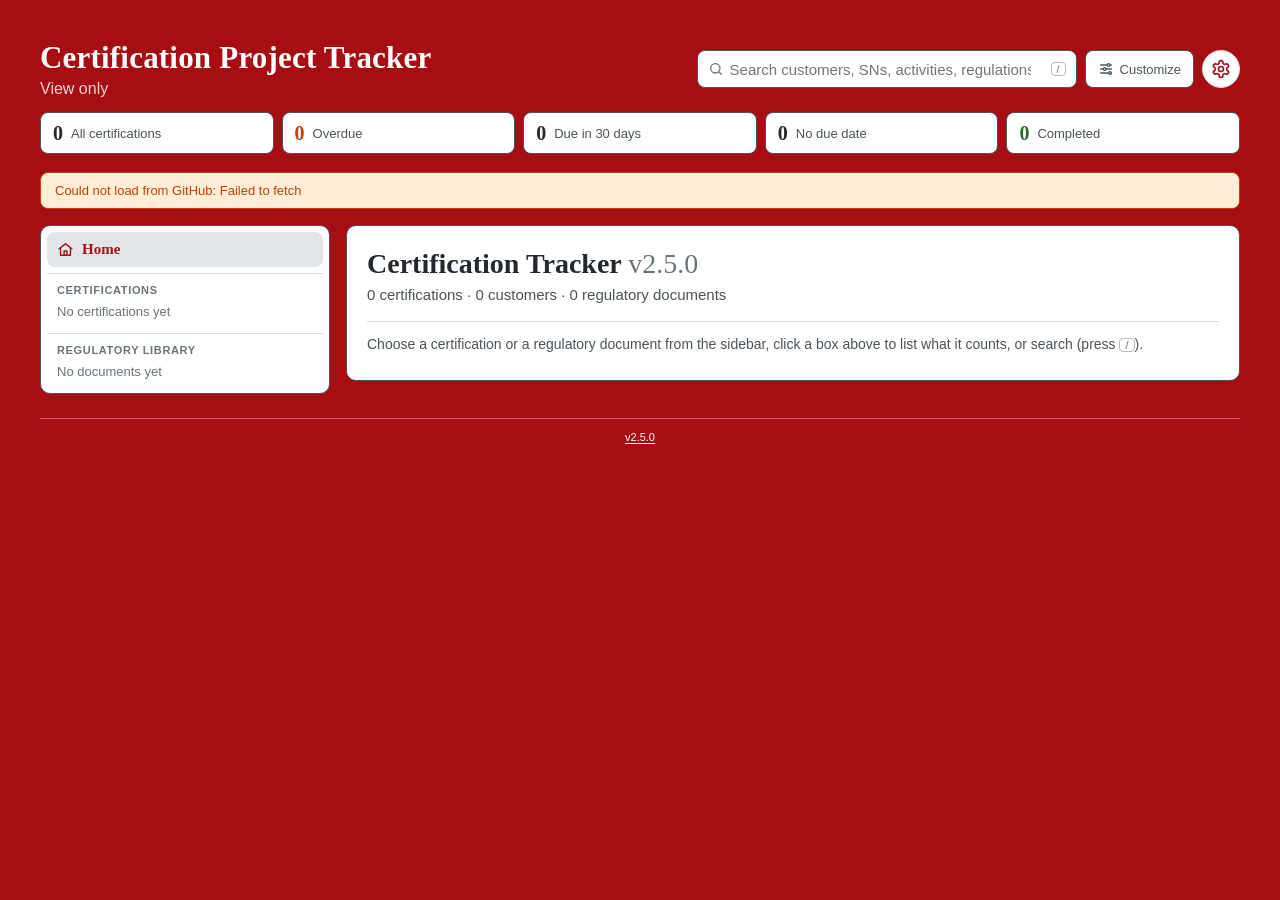
<file: index.html>
<!DOCTYPE html>
<html lang="en">
<head>
<meta charset="UTF-8">
<meta name="viewport" content="width=device-width, initial-scale=1">
<title>Certification Project Tracker</title>
<link rel="stylesheet" href="assets/tracker.css?v=2.5.0">
</head>
<body>
<div class="wrap">
  <header class="page-head">
    <div class="brand">
      <h1><a class="brand-link" href="#" onclick="goHome(); return false;">Certification Project Tracker</a></h1>
      <p class="sub">View only</p>
    </div>
    <div class="head-tools">
      <div class="search-wrap" role="search">
        <label class="search-box">
          <svg viewBox="0 0 24 24" fill="none" stroke="currentColor" stroke-width="2" stroke-linecap="round" aria-hidden="true"><circle cx="11" cy="11" r="7"/><path d="M20 20l-3.5-3.5"/></svg>
          <input id="search-input" type="search" placeholder="Search customers, SNs, activities, regulations" aria-label="Search the tracker" autocomplete="off" aria-controls="search-suggest" aria-expanded="false">
          <kbd aria-hidden="true">/</kbd>
        </label>
        <div class="search-suggest" id="search-suggest" role="listbox" aria-label="Your frequent searches" hidden></div>
      </div>
      <span id="summary-tools"></span>
      <button class="icon-btn" id="settings-btn" aria-label="Settings" title="Settings"><svg viewBox="0 0 24 24" width="22" height="22" fill="none" stroke="currentColor" stroke-width="2" stroke-linecap="round" stroke-linejoin="round" aria-hidden="true"><path d="M12.22 2h-.44a2 2 0 0 0-2 2v.18a2 2 0 0 1-1 1.73l-.43.25a2 2 0 0 1-2 0l-.15-.08a2 2 0 0 0-2.73.73l-.22.38a2 2 0 0 0 .73 2.73l.15.1a2 2 0 0 1 1 1.72v.51a2 2 0 0 1-1 1.74l-.15.09a2 2 0 0 0-.73 2.73l.22.38a2 2 0 0 0 2.73.73l.15-.08a2 2 0 0 1 2 0l.43.25a2 2 0 0 1 1 1.73V20a2 2 0 0 0 2 2h.44a2 2 0 0 0 2-2v-.18a2 2 0 0 1 1-1.73l.43-.25a2 2 0 0 1 2 0l.15.08a2 2 0 0 0 2.73-.73l.22-.39a2 2 0 0 0-.73-2.73l-.15-.08a2 2 0 0 1-1-1.74v-.5a2 2 0 0 1 1-1.74l.15-.09a2 2 0 0 0 .73-2.73l-.22-.38a2 2 0 0 0-2.73-.73l-.15.08a2 2 0 0 1-2 0l-.43-.25a2 2 0 0 1-1-1.73V4a2 2 0 0 0-2-2z"/><circle cx="12" cy="12" r="3"/></svg></button>
    </div>
  </header>

  <div class="summary-area">
    <div class="summary" id="summary" aria-label="Summary"></div>
    <div class="summary-note" id="summary-note"></div>
  </div>

  <div id="sync-banner" class="sync-banner" style="display:none;"></div>

  <div id="list"><div class="loading">Loading&hellip;</div></div>
  <div class="version-footer"><a href="changelog.html" title="Change log">v2.5.0</a></div>
</div>

<div class="modal-bg" id="settings-modal-bg">
  <div class="modal">
    <h3>Sign in to edit</h3>
    <p style="font-size:13px;color:var(--ink-soft);margin-top:-8px;">Enter a GitHub token with write access to open the editor. Your token is kept only in this browser's local storage — never written into the page or committed to the repo.</p>
    <div class="field">
      <label for="s-owner">Repo owner (user or org)</label>
      <input id="s-owner" placeholder="e.g. octocat">
    </div>
    <div class="field">
      <label for="s-repo">Repository name</label>
      <input id="s-repo" placeholder="e.g. certification-tracker">
    </div>
    <div class="field-row">
      <div class="field">
        <label for="s-branch">Branch</label>
        <input id="s-branch" placeholder="main">
      </div>
      <div class="field">
        <label for="s-path">File path</label>
        <input id="s-path" placeholder="data/certifications.json">
      </div>
    </div>
    <div class="field">
      <label for="s-token">Personal access token (repo write scope)</label>
      <input id="s-token" type="password" placeholder="ghp_...">
    </div>
    <div class="err" id="settings-err" style="display:none;"></div>
    <div class="modal-actions">
      <button id="settings-cancel-btn">Cancel</button>
      <button class="btn-primary" id="settings-save-btn">Connect &amp; open editor</button>
    </div>
  </div>
</div>

<script src="assets/tracker.js?v=2.5.0"></script>
<script>
// View-only page: read-only connection and sign-in to the editor. Shared code is in assets/tracker.js.

// Hardcoded, read-only connection to the public data repo.
const ghConfig = {
  owner: 'wjen5116',
  repo: 'Certification-Projects',
  branch: 'main',
  path: 'data/certifications.json',
  token: ''
};

// ---- Sign-in to the editor (admin/project-management.html) ----

function saveSettings(cfg){
  localStorage.setItem(SETTINGS_KEY, JSON.stringify(cfg));
}

function showSettingsError(msg){
  const el = document.getElementById('settings-err');
  el.textContent = msg;
  el.style.display = msg ? 'block' : 'none';
}

function openSettings(message){
  const cfg = loadSettings() || {};
  document.getElementById('s-owner').value = cfg.owner || ghConfig.owner;
  document.getElementById('s-repo').value = cfg.repo || ghConfig.repo;
  document.getElementById('s-branch').value = cfg.branch || ghConfig.branch;
  document.getElementById('s-path').value = cfg.path || ghConfig.path;
  document.getElementById('s-token').value = cfg.token || '';
  showSettingsError(message || '');
  document.getElementById('settings-modal-bg').classList.add('open');
  document.getElementById('s-token').focus();
}

function closeSettings(){
  document.getElementById('settings-modal-bg').classList.remove('open');
}

// Confirms the token can reach the repo and write to it. Returns an error message, or '' if OK.
async function verifyCredentials(cfg){
  const headers = {
    'Accept': 'application/vnd.github+json',
    'X-GitHub-Api-Version': '2022-11-28',
    'Authorization': 'Bearer ' + cfg.token
  };
  let res;
  try{
    res = await fetch(`https://api.github.com/repos/${encodeURIComponent(cfg.owner)}/${encodeURIComponent(cfg.repo)}`, {headers});
  }catch(e){
    return 'Could not reach GitHub. Check your connection and try again.';
  }
  if(res.status === 401) return 'GitHub rejected this token. Check it has not expired or been revoked.';
  if(res.status === 403) return 'GitHub refused access with this token (403). It may be rate-limited or blocked by organisation policy.';
  if(res.status === 404) return `Repo ${cfg.owner}/${cfg.repo} was not found, or this token cannot access it.`;
  if(!res.ok) return `GitHub check failed (${res.status}).`;
  const repo = await res.json();
  if(repo.permissions && repo.permissions.push === false){
    return 'This token can read the repo but does not have write access. Use a token with Contents: read and write.';
  }
  return '';
}

document.getElementById('settings-btn').addEventListener('click', () => openSettings());

document.getElementById('settings-cancel-btn').addEventListener('click', closeSettings);

document.getElementById('settings-modal-bg').addEventListener('click', (e) => {
  if(e.target.id === 'settings-modal-bg') closeSettings();
});

document.getElementById('settings-save-btn').addEventListener('click', async () => {
  const owner = document.getElementById('s-owner').value.trim();
  const repo = document.getElementById('s-repo').value.trim();
  const branch = document.getElementById('s-branch').value.trim() || 'main';
  const path = document.getElementById('s-path').value.trim() || FILE_PATH_DEFAULT;
  const token = document.getElementById('s-token').value.trim();
  if(!owner || !repo || !token){
    showSettingsError('Owner, repo, and token are required.');
    return;
  }
  const btn = document.getElementById('settings-save-btn');
  btn.disabled = true;
  btn.textContent = 'Checking\u2026';
  showSettingsError('');
  const cfg = {owner, repo, branch, path, token};
  const problem = await verifyCredentials(cfg);
  btn.disabled = false;
  btn.textContent = 'Connect & open editor';
  if(problem){
    showSettingsError(problem);
    return;
  }
  saveSettings(cfg);
  location.href = 'admin/project-management.html' + location.hash;
});

// Arriving from the editor (no credentials, or the saved token was rejected)
(function(){
  const params = new URLSearchParams(location.search);
  if(params.get('settings') === '1'){
    openSettings(params.get('reason') === 'rejected'
      ? 'GitHub rejected the saved token. Enter a valid token to open the editor.'
      : '');
    history.replaceState(null, '', location.pathname);
  }
})();

async function load(){
  try{
    showBanner('info', 'Loading from GitHub&hellip;');
    const remote = await fetchFromGitHub();
    if(remote === null){
      certs = [];
      showBanner('error', 'No data file found at that path yet.');
    }else{
      certs = remote;
      hideBanner();
    }
  }catch(e){
    showBanner('error', 'Could not load from GitHub: ' + escapeHtml(e.message));
    certs = [];
  }
  render();
  loadLibrary();
}

// ---- Keeping the page up to date ----
// Check GitHub again when this tab is selected (at most every 5 seconds).
async function refreshFromGitHub(){
  if(Date.now() - lastFetchAt < 5000) return;
  const prevSha = currentSha;
  try{
    const remote = await fetchFromGitHub();
    if(remote && currentSha !== prevSha){
      certs = remote;
      hideBanner();
      render();
    }
  }catch(e){ /* keep showing what's already loaded */ }
}

document.addEventListener('visibilitychange', () => {
  if(document.visibilityState === 'visible') refreshFromGitHub();
});

window.addEventListener('focus', refreshFromGitHub);

// When the editor saves in another tab of this browser, show the new data straight away.
const SYNC_KEY = `${ghConfig.owner}/${ghConfig.repo}@${ghConfig.branch}:${ghConfig.path}`.toLowerCase();

if('BroadcastChannel' in window){
  const syncChannel = new BroadcastChannel('cert-tracker-sync');
  syncChannel.onmessage = (e) => {
    const m = e.data || {};
    if(m.type === 'saved' && m.key === SYNC_KEY && Array.isArray(m.data)){
      certs = m.data;
      if(m.library) library = normalizeLibrary(m.library);
      currentSha = m.sha || currentSha;
      hideBanner();
      render();
    }
  };
}

initHeader();
load();
</script>
</body>
</html>
</file>
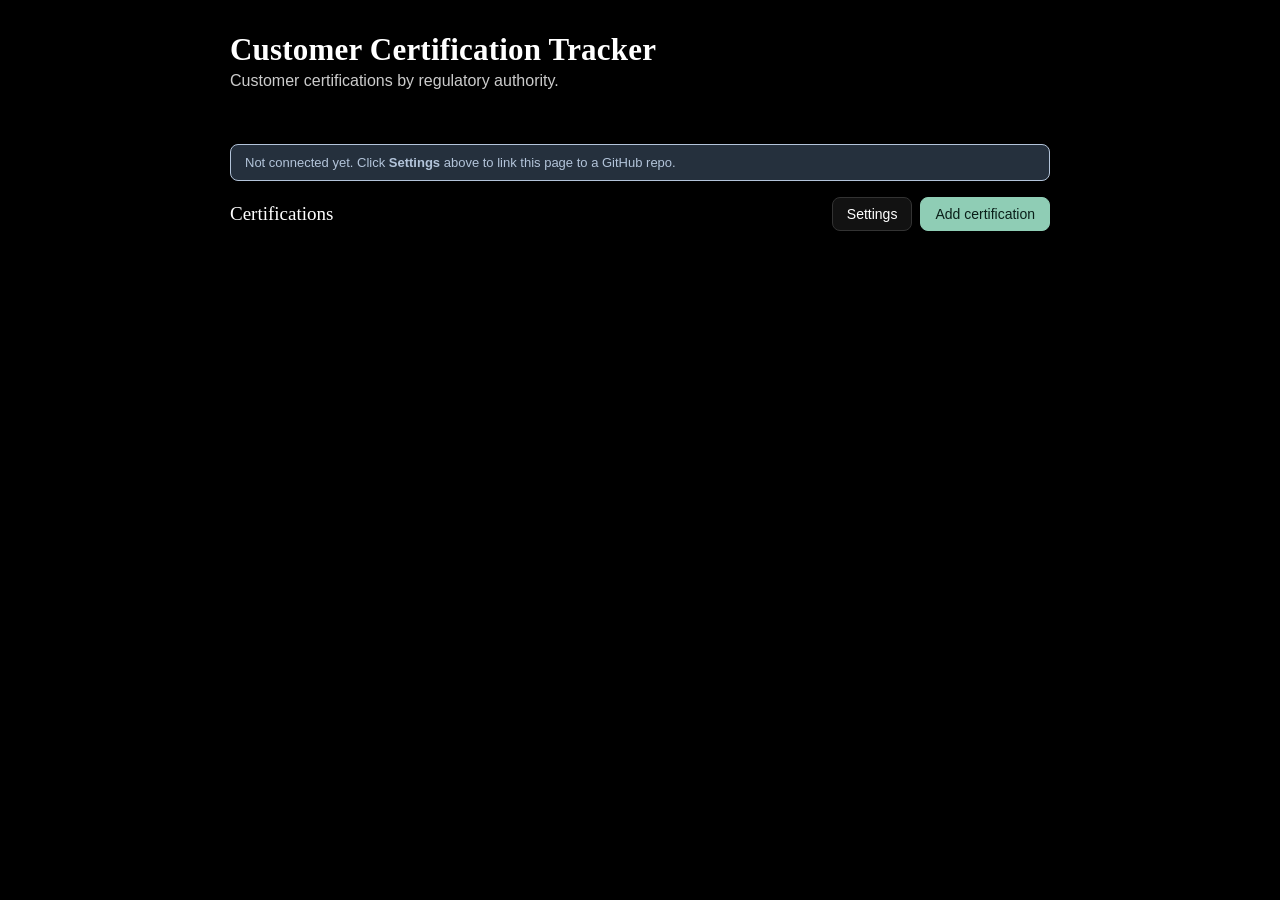
<file: admin.html>
<!DOCTYPE html>
<html lang="en">
<head>
<meta charset="UTF-8">
<title>Certification Project Tracker</title>
<style>
  :root{
    --bg:#000000;
    --card:#121212;
    --line:#333333;
    --ink:#FFFFFF;
    --ink-soft:#CCCCCC;
    --ink-faint:#999999;
    --pine:#8FCDB5;
    --pine-bg:#1F3B32;
    --gold:#E7C07E;
    --gold-bg:#3D2F14;
    --rust:#EC9B92;
    --rust-bg:#3D1F1B;
    --sage:#B3D2AA;
    --sage-bg:#233B22;
    --slate:#B3C4DA;
    --slate-bg:#25303D;
    --radius:10px;
    --serif: Calibri, "Segoe UI", Georgia, serif;
    --sans: Calibri, "Segoe UI", -apple-system, BlinkMacSystemFont, Helvetica, Arial, sans-serif;
  }
  *{box-sizing:border-box;}
  body{
    margin:0;
    background:var(--bg);
    color:var(--ink);
    font-family:var(--sans);
    font-size:17px;
    padding:32px 20px 60px;
  }
  .wrap{max-width:820px;margin:0 auto;}
  header{margin-bottom:28px;}
  h1{
    font-family:var(--serif);
    font-weight:700;
    font-size:31px;
    margin:0 0 4px;
    letter-spacing:0.2px;
  }
  .sub{color:var(--ink-soft);font-size:16px;margin:0;}
  .stats{
    display:grid;
    grid-template-columns:repeat(4,1fr);
    gap:10px;
    margin:22px 0 26px;
  }
  .stat{
    background:var(--card);
    border:1px solid var(--line);
    border-radius:var(--radius);
    padding:12px 14px;
  }
  .stat .n{font-family:var(--serif);font-size:24px;font-weight:500;line-height:1;}
  .stat .l{font-size:13px;color:var(--ink-soft);margin-top:6px;}
  .toolbar{
    display:flex;
    justify-content:space-between;
    align-items:center;
    margin-bottom:14px;
    gap:10px;
  }
  .toolbar h2{
    font-family:var(--serif);
    font-size:19px;
    font-weight:500;
    margin:0;
  }
  button{
    font-family:var(--sans);
    font-size:14px;
    cursor:pointer;
    border-radius:8px;
    border:1px solid var(--line);
    background:var(--card);
    padding:8px 14px;
    color:var(--ink);
  }
  button:hover{border-color:var(--ink-faint);}
  .btn-primary{
    background:var(--pine);
    border-color:var(--pine);
    color:#0A1F19;
  }
  .btn-primary:hover{background:#7AB89E;}
  .btn-text{
    border:none;
    background:none;
    padding:4px 6px;
    color:var(--ink-soft);
    text-decoration:underline;
  }
  .btn-text.danger{color:var(--rust);}

  .empty{
    background:var(--card);
    border:1px dashed var(--line);
    border-radius:var(--radius);
    padding:36px 20px;
    text-align:center;
    color:var(--ink-soft);
  }
  .empty p{margin:0 0 14px;font-size:16px;}

  table{
    width:100%;
    table-layout:fixed;
    border-collapse:collapse;
    background:var(--card);
    border:1px solid var(--line);
    border-radius:var(--radius);
    overflow:hidden;
    font-size:14px;
  }
  thead th{
    text-align:left;
    font-size:12px;
    font-weight:600;
    color:var(--ink-soft);
    padding:10px 12px;
    border-bottom:1px solid var(--line);
    background:#1A1A1A;
    overflow-wrap:break-word;
  }
  tbody td{
    padding:12px;
    border-bottom:1px solid var(--line);
    vertical-align:top;
    overflow-wrap:break-word;
    word-break:break-word;
  }
  tbody tr:last-child td{border-bottom:none;}
  tbody tr:hover{background:#1A1A1A;}
  .cert-name{font-weight:500;font-family:var(--serif);font-size:16px;}
  .muted{color:var(--ink-soft);}
  .pill{
    font-size:12px;
    padding:3px 9px;
    border-radius:99px;
    white-space:nowrap;
    font-weight:600;
    display:inline-block;
  }
  .pill-notstarted{background:#2A2A2A;color:var(--ink-soft);}
  .pill-inprogress{background:var(--pine-bg);color:var(--pine);}
  .pill-submitted{background:var(--slate-bg);color:var(--slate);}
  .pill-underreview{background:var(--gold-bg);color:var(--gold);}
  .pill-approved{background:var(--sage-bg);color:var(--sage);}
  .pill-rejected{background:var(--rust-bg);color:var(--rust);}
  .pill-onhold{background:#2A2A2A;color:var(--ink-soft);}
  .pill-overdue{background:var(--rust-bg);color:var(--rust);}
  .due-cell.overdue{color:var(--rust);font-weight:600;}
  .actions-cell{white-space:nowrap;}
  .change-cell{max-width:220px;}
  .doc-loc{
    font-family:ui-monospace,"SF Mono",Consolas,monospace;
    font-size:12px;
    color:var(--ink-faint);
    margin-top:4px;
    word-break:break-all;
    user-select:all;
  }

  .tabs{
    display:flex;
    flex-wrap:wrap;
    gap:6px;
    border-bottom:1px solid var(--line);
    padding-bottom:0;
    margin-bottom:16px;
  }
  .tab{
    position:relative;
    display:flex;
    align-items:center;
    gap:8px;
    padding:10px 14px;
    border:1px solid transparent;
    border-bottom:none;
    border-radius:8px 8px 0 0;
    background:none;
    color:var(--ink-soft);
    font-family:var(--serif);
    font-size:15px;
    cursor:pointer;
  }
  .tab:hover{color:var(--ink);background:#1A1A1A;}
  .tab.active{
    color:var(--ink);
    background:var(--card);
    border-color:var(--line);
    font-weight:500;
  }
  .tab.active::after{
    content:'';
    position:absolute;
    left:0; right:0; bottom:-1px;
    height:1px;
    background:var(--card);
  }
  .tab-count{
    font-size:12px;
    background:var(--slate-bg);
    color:var(--slate);
    padding:1px 7px;
    border-radius:99px;
    font-weight:600;
  }
  .tab-overdue-dot{
    width:7px;
    height:7px;
    border-radius:50%;
    background:var(--rust);
    display:inline-block;
  }
  .tab-panel{
    background:var(--card);
    border:1px solid var(--line);
    border-radius:0 var(--radius) var(--radius) var(--radius);
    padding:6px 16px 14px;
  }
  .cgroup-add{padding-top:6px;}
  .cert-block{
    padding:14px 0;
    border-bottom:1px solid var(--line);
  }
  .cert-block:last-child{border-bottom:none;}
  .cert-block-top{
    display:flex;
    justify-content:space-between;
    align-items:flex-start;
    gap:10px;
  }
  .field-grid{
    display:grid;
    grid-template-columns:1fr 1fr;
    gap:10px 20px;
    margin-top:10px;
    font-size:14px;
  }
  .field-grid .fk{
    font-size:12px;
    color:var(--ink-faint);
    margin-bottom:2px;
  }
  .field-grid .fv{color:var(--ink);}
  .field-grid .full{grid-column:1 / -1;}
  .inline-edit-row{margin-top:2px;}
  .inline-input{
    width:100%;
    font-family:var(--sans);
    font-size:14px;
    padding:7px 9px;
    border:1px solid var(--line);
    border-radius:8px;
    background:var(--bg);
    color:var(--ink);
  }
  .inline-input:focus{border-color:var(--pine);outline:none;}
  .changelog{
    margin-top:12px;
    padding-top:10px;
    border-top:1px solid var(--line);
  }
  .changelog-entry{
    display:flex;
    gap:10px;
    font-size:13px;
    padding:3px 0;
  }
  .changelog-date{
    color:var(--ink-faint);
    min-width:80px;
    flex-shrink:0;
  }
  .changelog-text{color:var(--ink-soft);}

  .modal-bg{
    position:fixed;inset:0;
    background:rgba(31,42,36,0.35);
    display:none;
    align-items:flex-start;
    justify-content:center;
    padding:40px 16px;
    z-index:10;
    overflow-y:auto;
  }
  .modal-bg.open{display:flex;}
  .modal{
    background:var(--card);
    border-radius:var(--radius);
    padding:22px;
    max-width:460px;
    width:100%;
  }
  .modal h3{
    font-family:var(--serif);
    font-weight:500;
    font-size:20px;
    margin:0 0 16px;
  }
  .field{margin-bottom:12px;}
  .field label{
    display:block;
    font-size:13px;
    color:var(--ink-soft);
    margin-bottom:4px;
  }
  .field input, .field select, .field textarea{
    width:100%;
    font-family:var(--sans);
    font-size:16px;
    padding:8px 10px;
    border:1px solid var(--line);
    border-radius:8px;
    background:var(--bg);
    color:var(--ink);
  }
  .field textarea{resize:vertical;min-height:56px;}
  .field-row{display:flex;gap:10px;}
  .field-row .field{flex:1;}
  .modal-actions{
    display:flex;
    justify-content:flex-end;
    gap:8px;
    margin-top:18px;
  }
  .err{color:var(--rust);font-size:13px;margin-top:4px;display:none;}
  .loading{color:var(--ink-soft);font-size:14px;padding:20px 0;}

  @media (max-width: 640px){
    .field-grid{grid-template-columns:1fr;}
    .tabs{flex-wrap:nowrap;overflow-x:auto;}
    .tab{flex-shrink:0;}
  }
  .sync-banner{
    font-size:13px;
    padding:10px 14px;
    border-radius:8px;
    margin-bottom:16px;
    border:1px solid var(--line);
  }
  .sync-banner.info{background:var(--slate-bg);color:var(--slate);border-color:var(--slate);}
  .sync-banner.error{background:var(--rust-bg);color:var(--rust);border-color:var(--rust);}
  .sync-banner.success{background:var(--sage-bg);color:var(--sage);border-color:var(--sage);}
  .sync-banner a{color:inherit;text-decoration:underline;}
</style>
</head>
<body>
<div class="wrap">
  <header>
    <h1>Customer Certification Tracker</h1>
    <p class="sub">Customer certifications by regulatory authority.</p>
  </header>

  <div class="stats" id="stats"></div>

  <div id="sync-banner" class="sync-banner" style="display:none;"></div>

  <div class="toolbar">
    <h2>Certifications</h2>
    <div style="display:flex;gap:8px;">
      <button id="settings-btn">Settings</button>
      <button class="btn-primary" id="add-btn">Add certification</button>
    </div>
  </div>

  <div id="list"><div class="loading">Loading&hellip;</div></div>
</div>

<div class="modal-bg" id="modal-bg">
  <div class="modal">
    <h3 id="modal-title">Add certification</h3>
    <input type="hidden" id="edit-id">
    <div class="field">
      <label for="f-name">Certification / project name</label>
      <input id="f-name" placeholder="e.g. Type approval — Model X">
      <div class="err" id="err-name">Enter a name for this certification.</div>
    </div>
    <div class="field-row">
      <div class="field">
        <label for="f-customer">Customer</label>
        <input id="f-customer" placeholder="e.g. Acme Corp">
      </div>
      <div class="field">
        <label for="f-simlocation">SIM location</label>
        <input id="f-simlocation" placeholder="e.g. Phoenix, AZ, USA">
      </div>
    </div>
    <div class="field-row">
      <div class="field">
        <label for="f-authority">Regulatory authority</label>
        <input id="f-authority" placeholder="e.g. FCC, CE, FDA">
      </div>
      <div class="field">
        <label for="f-country">Certifying country</label>
        <input id="f-country" placeholder="e.g. Qatar">
      </div>
    </div>
    <div class="field-row">
      <div class="field">
        <label for="f-serial">SIM serial number</label>
        <input id="f-serial" placeholder="e.g. R-MCX-100251">
      </div>
      <div class="field">
        <label for="f-aircraft">Aircraft type</label>
        <input id="f-aircraft" placeholder="e.g. Piper PA-28-181 Archer">
      </div>
    </div>
    <div class="field-row">
      <div class="field">
        <label for="f-level">Certification level</label>
        <input id="f-level" placeholder="e.g. FNPT II, FTD Level 5">
      </div>
      <div class="field">
        <label for="f-date">Due date</label>
        <input id="f-date" type="date">
      </div>
    </div>
    <div class="field">
      <label for="f-change">Next task</label>
      <textarea id="f-change" placeholder="What needs to happen next on this certification"></textarea>
    </div>
    <div class="field">
      <label for="f-docs">Documents (one per line)</label>
      <textarea id="f-docs" placeholder="e.g. MQTG v1.1.docx"></textarea>
    </div>
    <div class="field">
      <label for="f-doclocation">Document location</label>
      <input id="f-doclocation" placeholder="e.g. G:\Shared drives\Certification\...">
    </div>
    <div class="modal-actions">
      <button id="cancel-btn">Cancel</button>
      <button class="btn-primary" id="save-btn">Save</button>
    </div>
  </div>
</div>

<div class="modal-bg" id="settings-modal-bg">
  <div class="modal">
    <h3>GitHub settings</h3>
    <p style="font-size:13px;color:var(--ink-soft);margin-top:-8px;">Data is stored as a JSON file in your GitHub repo. Your token is kept only in this browser's local storage — never written into the page or committed to the repo.</p>
    <div class="field">
      <label for="s-owner">Repo owner (user or org)</label>
      <input id="s-owner" placeholder="e.g. octocat">
    </div>
    <div class="field">
      <label for="s-repo">Repository name</label>
      <input id="s-repo" placeholder="e.g. certification-tracker">
    </div>
    <div class="field-row">
      <div class="field">
        <label for="s-branch">Branch</label>
        <input id="s-branch" placeholder="main">
      </div>
      <div class="field">
        <label for="s-path">File path</label>
        <input id="s-path" placeholder="data/certifications.json">
      </div>
    </div>
    <div class="field">
      <label for="s-token">Personal access token (repo write scope)</label>
      <input id="s-token" type="password" placeholder="ghp_...">
    </div>
    <div class="err" id="settings-err" style="display:none;">Owner, repo, and token are required.</div>
    <div class="modal-actions">
      <button id="settings-cancel-btn">Cancel</button>
      <button class="btn-primary" id="settings-save-btn">Save & connect</button>
    </div>
  </div>
</div>

<script>
let certs = [];
let activeCustomer = null;
let currentSha = null;
let ghConfig = null;

const SETTINGS_KEY = 'gh_cert_tracker_settings';
const FILE_PATH_DEFAULT = 'data/certifications.json';

const SEED_DATA = [
  {
    "id": "c-skyborne",
    "name": "FNPT II qualification — Redbird MCX-E (PA-28 Archer)",
    "customer": "Skyborne Airline Academy",
    "authority": "UKCAA",
    "country": "UK",
    "simLocation": "2825 Airport Drive, Vero Beach, FL 32960, USA",
    "serial": "R-MCX-100251",
    "aircraft": "Piper PA-28-181 Archer",
    "level": "FNPT II",
    "date": "",
    "change": "Clay and I on-site at Skyborne Sep 14 for the certification.",
    "docs": ["R-MCX-100251__PA28_Archer__UK_FNPTII_MQTG_v1_1.docx", "Validation_Data_Roadmap__PA28_Archer_.docx"],
    "docLocation": "G:\\Shared drives\\Certification\\Non-EASA\\UK\\Skyborne\\2026\\QTG V3\\Skyborne Doc",
    "activityLog": [{"date": "2026-09-11", "text": "To-do: Uploaded most recent MQTG v1.1 to R-MCX-100251."}],
    "docChangeLog": []
  },
  {
    "id": "c-usaviation",
    "name": "FAA FTD Level 5 qualification — Redbird FMX/SD (Cessna C172S)",
    "customer": "US Aviation Academy",
    "authority": "FAA",
    "country": "US",
    "simLocation": "4850 Spartan Drive, Denton, TX 76207, USA",
    "serial": "R-FMX-100843",
    "aircraft": "Cessna C172S",
    "level": "FTD Level 5",
    "date": "",
    "change": "Get MQTG and VDR signed off by the operator, then submit to FAA for initial evaluation.",
    "docs": ["US_Aviation_R-FMX-100843__C172__FAA_FTD5_MQTG.docx", "Validation_Data_Roadmap__Cessna_C172S_.docx"],
    "docLocation": "G:\\Shared drives\\Certification\\FAA\\FTD 5\\Customers\\US Aviation\\MQTG Docs",
    "activityLog": [{"date": "2026-09-11", "text": "To-do: Drafted MQTG v1.0 and Validation Data Roadmap for R-FMX-100843; FAA FSTD ID still TBD."}],
    "docChangeLog": []
  },
  {
    "id": "aeroguard-954-da42",
    "name": "EASA FNPT II qualification — Redbird FMX/SD-E (Diamond DA42, multi-engine)",
    "customer": "Aeroguard",
    "authority": "EASA",
    "country": "Qatar",
    "simLocation": "530 W Deer Valley Rd, Ste. 100, Phoenix, AZ 85027, USA",
    "serial": "R-FMX-100954",
    "aircraft": "Diamond DA42 (FADEC)",
    "level": "FNPT II",
    "date": "",
    "change": "Waiting for Qatar to inspect devices for certification.",
    "docs": ["R-FMX-100954__DA42__EASA_FNPTII_-MEP.docx"],
    "docLocation": "G:\\Shared drives\\Certification\\Non-EASA\\Qatar\\Aeroguard\\954\\QTG Doc",
    "activityLog": [{"date": "2026-09-11", "text": "To-do: MQTG v1.0 issued 8 Jun 2026; sponsor and EASA sign-off both still blank."}],
    "docChangeLog": []
  },
  {
    "id": "aeroguard-954-pa28",
    "name": "EASA FNPT II qualification — Redbird FMX/SD-E (Piper PA28-181, single-engine)",
    "customer": "Aeroguard",
    "authority": "EASA",
    "country": "Qatar",
    "simLocation": "530 W Deer Valley Rd, Ste. 100, Phoenix, AZ 85027, USA",
    "serial": "R-FMX-100954",
    "aircraft": "Piper PA28-181",
    "level": "FNPT II",
    "date": "",
    "change": "Waiting for Qatar to inspect devices for certification.",
    "docs": ["R-FMX-100954__PA28-181__EASA_FNPTII_-SEP__FINAL_.docx"],
    "docLocation": "G:\\Shared drives\\Certification\\Non-EASA\\Qatar\\Aeroguard\\954\\QTG Doc",
    "activityLog": [{"date": "2026-09-11", "text": "To-do: MQTG v1.0 issued 8 Jun 2026; sponsor and EASA sign-off both still blank."}],
    "docChangeLog": []
  },
  {
    "id": "aeroguard-953-da42",
    "name": "EASA FNPT II qualification — Redbird FMX/SD-E (Diamond DA42, multi-engine)",
    "customer": "Aeroguard",
    "authority": "EASA",
    "country": "Qatar",
    "simLocation": "530 W Deer Valley Rd, Ste. 100, Phoenix, AZ 85027, USA",
    "serial": "R-FMX-100953",
    "aircraft": "Diamond DA42 (FADEC)",
    "level": "FNPT II",
    "date": "",
    "change": "Waiting for Qatar to inspect devices for certification.",
    "docs": ["R-FMX-100953__DA42__EASA_FNPTII_-MEP.docx"],
    "docLocation": "G:\\Shared drives\\Certification\\Non-EASA\\Qatar\\Aeroguard\\953\\QTG Doc\\MEP",
    "activityLog": [{"date": "2026-09-11", "text": "To-do: MQTG v1.0 issued 8 Jun 2026; sponsor and EASA sign-off both still blank."}],
    "docChangeLog": []
  },
  {
    "id": "aeroguard-953-pa28",
    "name": "EASA FNPT II qualification — Redbird FMX/SD-E (Piper PA28-181, single-engine)",
    "customer": "Aeroguard",
    "authority": "EASA",
    "country": "Qatar",
    "simLocation": "530 W Deer Valley Rd, Ste. 100, Phoenix, AZ 85027, USA",
    "serial": "R-FMX-100953",
    "aircraft": "Piper PA28-181",
    "level": "FNPT II",
    "date": "",
    "change": "Waiting for Qatar to inspect devices for certification.",
    "docs": ["R-FMX-100953__PA28-181__EASA_FNPTII_-SEP__FINAL_.docx"],
    "docLocation": "G:\\Shared drives\\Certification\\Non-EASA\\Qatar\\Aeroguard\\953\\QTG Doc\\SEP",
    "activityLog": [{"date": "2026-09-11", "text": "To-do: MQTG v1.0 issued 8 Jun 2026; sponsor and EASA sign-off both still blank."}],
    "docChangeLog": []
  },
  {
    "id": "superior-c172",
    "name": "FNPT II qualification — Cessna C172",
    "customer": "Superior Air",
    "authority": "EASA",
    "country": "Greece",
    "simLocation": "Greece",
    "serial": "FMX-0297",
    "aircraft": "Cessna C172",
    "level": "FNPT II",
    "date": "",
    "change": "Provide an estimate of total time to complete certification, start to finish.",
    "docs": [],
    "docLocation": "",
    "activityLog": [],
    "docChangeLog": []
  },
  {
    "id": "superior-p2006",
    "name": "FNPT II qualification — Tecnam P2006T",
    "customer": "Superior Air",
    "authority": "EASA",
    "country": "Greece",
    "simLocation": "Greece",
    "serial": "FMX-0297",
    "aircraft": "Tecnam P2006T",
    "level": "FNPT II",
    "date": "",
    "change": "Provide an estimate of total time to complete certification, start to finish.",
    "docs": [],
    "docLocation": "",
    "activityLog": [],
    "docChangeLog": []
  }
]
;

function loadSettings(){
  try{
    const raw = localStorage.getItem(SETTINGS_KEY);
    return raw ? JSON.parse(raw) : null;
  }catch(e){
    return null;
  }
}

function saveSettings(cfg){
  localStorage.setItem(SETTINGS_KEY, JSON.stringify(cfg));
}

function showBanner(kind, html){
  const el = document.getElementById('sync-banner');
  el.className = 'sync-banner ' + kind;
  el.innerHTML = html;
  el.style.display = 'block';
}

function hideBanner(){
  document.getElementById('sync-banner').style.display = 'none';
}

// UTF-8 safe base64 encode/decode
function b64EncodeUtf8(str){
  return btoa(unescape(encodeURIComponent(str)));
}
function b64DecodeUtf8(b64){
  return decodeURIComponent(escape(atob(b64)));
}

function ghHeaders(){
  return {
    'Authorization': 'Bearer ' + ghConfig.token,
    'Accept': 'application/vnd.github+json',
    'X-GitHub-Api-Version': '2022-11-28'
  };
}

function ghUrl(){
  return `https://api.github.com/repos/${ghConfig.owner}/${ghConfig.repo}/contents/${encodeURIComponent(ghConfig.path).replace(/%2F/g,'/')}`;
}

async function fetchFromGitHub(){
  const res = await fetch(ghUrl() + `?ref=${encodeURIComponent(ghConfig.branch)}`, {
    headers: ghHeaders()
  });
  if(res.status === 404){
    return null; // file doesn't exist yet
  }
  if(!res.ok){
    const body = await res.text();
    throw new Error(`GitHub read failed (${res.status}): ${body.slice(0,200)}`);
  }
  const json = await res.json();
  currentSha = json.sha;
  const content = b64DecodeUtf8(json.content.replace(/\n/g,''));
  return JSON.parse(content);
}

async function writeToGitHub(data, message){
  const body = {
    message: message || 'Update certification tracker data',
    content: b64EncodeUtf8(JSON.stringify(data, null, 2)),
    branch: ghConfig.branch
  };
  if(currentSha) body.sha = currentSha;
  const res = await fetch(ghUrl(), {
    method: 'PUT',
    headers: {...ghHeaders(), 'Content-Type': 'application/json'},
    body: JSON.stringify(body)
  });
  if(!res.ok){
    const errBody = await res.text();
    if(res.status === 409){
      throw new Error('Conflict: the file changed on GitHub since last load. Refresh the page to get the latest version before saving again.');
    }
    throw new Error(`GitHub write failed (${res.status}): ${errBody.slice(0,300)}`);
  }
  const json = await res.json();
  currentSha = json.content.sha;
}

async function persist(){
  if(!ghConfig){
    showBanner('error', 'Not connected to GitHub. Click Settings to connect.');
    return;
  }
  try{
    showBanner('info', 'Saving to GitHub&hellip;');
    await writeToGitHub(certs);
    showBanner('success', 'Saved to GitHub.');
    setTimeout(hideBanner, 2000);
  }catch(e){
    showBanner('error', 'Save failed: ' + escapeHtml(e.message));
  }
}

async function load(){
  ghConfig = loadSettings();
  if(!ghConfig || !ghConfig.owner || !ghConfig.repo || !ghConfig.token){
    document.getElementById('list').innerHTML = '';
    showBanner('info', 'Not connected yet. Click <b>Settings</b> above to link this page to a GitHub repo.');
    document.getElementById('stats').innerHTML = '';
    return;
  }
  try{
    showBanner('info', 'Loading from GitHub&hellip;');
    const remote = await fetchFromGitHub();
    if(remote === null){
      // First time: seed the file with starting data
      certs = SEED_DATA;
      currentSha = null;
      showBanner('info', 'No data file found yet \u2014 creating one with starting data&hellip;');
      await writeToGitHub(certs, 'Initialize certification tracker data');
      showBanner('success', 'Created data file in your repo.');
      setTimeout(hideBanner, 2500);
    }else{
      certs = remote;
      hideBanner();
    }
  }catch(e){
    showBanner('error', 'Could not load from GitHub: ' + escapeHtml(e.message));
    certs = [];
  }
  render();
}

function statusPillClass(){ return ''; }

function isOverdue(c){
  if(!c.date) return false;
  const today = new Date(); today.setHours(0,0,0,0);
  const d = new Date(c.date + 'T00:00:00');
  return d < today;
}

function fmtDate(d){
  if(!d) return '\u2014';
  const dt = new Date(d + 'T00:00:00');
  return dt.toLocaleDateString(undefined, {month:'short', day:'numeric', year:'numeric'});
}

function render(){
  const stats = document.getElementById('stats');
  const total = certs.length;
  const overdue = certs.filter(isOverdue).length;
  const dueSoon = certs.filter(c => {
    if(!c.date || isOverdue(c)) return false;
    const d = new Date(c.date + 'T00:00:00');
    const today = new Date(); today.setHours(0,0,0,0);
    const diff = (d - today) / 86400000;
    return diff >= 0 && diff <= 30;
  }).length;
  const noDate = certs.filter(c => !c.date).length;

  stats.innerHTML = `
    <div class="stat"><div class="n">${total}</div><div class="l">Total</div></div>
    <div class="stat"><div class="n">${overdue}</div><div class="l">Overdue</div></div>
    <div class="stat"><div class="n">${dueSoon}</div><div class="l">Due in 30 days</div></div>
    <div class="stat"><div class="n">${noDate}</div><div class="l">No due date</div></div>
  `;

  const list = document.getElementById('list');
  if(!ghConfig) return;
  if(certs.length === 0){
    list.innerHTML = `<div class="empty"><p>No certifications yet. Add the first one you're tracking.</p><button class="btn-primary" onclick="openModal()">Add certification</button></div>`;
    return;
  }

  const groups = {};
  const order = [];
  certs.forEach(c => {
    const key = (c.customer || 'Unassigned').trim() || 'Unassigned';
    if(!groups[key]){ groups[key] = []; order.push(key); }
    groups[key].push(c);
  });

  const CUSTOMER_ORDER = ['skyborne airline academy', 'skyborn airline academy', 'us aviation academy', 'aeroguard', 'superior air'];
  order.sort((a,b) => {
    const ai = CUSTOMER_ORDER.indexOf(a.trim().toLowerCase());
    const bi = CUSTOMER_ORDER.indexOf(b.trim().toLowerCase());
    const aRank = ai === -1 ? CUSTOMER_ORDER.length : ai;
    const bRank = bi === -1 ? CUSTOMER_ORDER.length : bi;
    if(aRank !== bRank) return aRank - bRank;
    return a.localeCompare(b);
  });

  if(!activeCustomer || !order.includes(activeCustomer)){
    activeCustomer = order[0];
  }

  const tabBar = order.map(customer => {
    const items = groups[customer];
    const anyOverdue = items.some(isOverdue);
    const isActive = customer === activeCustomer;
    return `
      <button class="tab ${isActive ? 'active' : ''}" onclick="selectCustomer('${escapeAttr(customer)}')">
        ${escapeHtml(customer)}
        <span class="tab-count">${items.length}</span>
        ${anyOverdue ? '<span class="tab-overdue-dot" aria-hidden="true"></span>' : ''}
      </button>
    `;
  }).join('');

  const activeItems = groups[activeCustomer] || [];

  list.innerHTML = `
    <div class="tabs" role="tablist">${tabBar}</div>
    <div class="tab-panel">
      ${activeItems.map(c => {
        const over = isOverdue(c);
        return `
        <div class="cert-block">
          <div class="cert-block-top">
            <span class="cert-name">${escapeHtml(c.name)}</span>
            <div class="cert-actions">
              <button class="btn-text" onclick="openModal('${c.id}')">Edit</button>
              <button class="btn-text danger" onclick="removeCert('${c.id}')">Delete</button>
            </div>
          </div>
          <div class="field-grid">
            <div>
              <div class="fk">SIM location</div>
              <div class="fv">${escapeHtml(c.simLocation || '\u2014')}</div>
            </div>
            <div>
              <div class="fk">Certifying country</div>
              <div class="fv">${escapeHtml(c.country || '\u2014')}</div>
            </div>
            <div>
              <div class="fk">Regulatory authority</div>
              <div class="fv">${escapeHtml(c.authority || '\u2014')}</div>
            </div>
            <div>
              <div class="fk">SIM serial number</div>
              <div class="fv">${escapeHtml(c.serial || '\u2014')}</div>
            </div>
            <div>
              <div class="fk">Aircraft type</div>
              <div class="fv">${escapeHtml(c.aircraft || '\u2014')}</div>
            </div>
            <div>
              <div class="fk">Certification level</div>
              <div class="fv">${escapeHtml(c.level || '\u2014')}</div>
            </div>
            <div>
              <div class="fk">Due date</div>
              <div class="fv ${over ? 'due-cell overdue' : ''}">${fmtDate(c.date)}${over ? ' <span class="pill pill-overdue">Overdue</span>' : ''}</div>
            </div>
            <div class="full">
              <div class="fk" style="display:flex;justify-content:space-between;align-items:center;">
                <span>Next task</span>
                ${c.change ? `<button class="btn-text" onclick="completeTask('${c.id}')">\u2713 Mark complete</button>` : ''}
              </div>
              <div class="inline-edit-row">
                <input type="text" class="inline-input" value="${escapeHtmlAttr(c.change)}" placeholder="No next task set" onchange="saveNextTask('${c.id}', this.value)">
              </div>
            </div>
            <div class="full">
              <div class="fk">Documents</div>
              <div class="fv">${(c.docs && c.docs.length) ? c.docs.map(escapeHtml).join('<br>') : '\u2014'}${c.docLocation ? `<div class="doc-loc">${escapeHtml(c.docLocation)}</div>` : ''}</div>
            </div>
          </div>
          ${renderDocChangeLog(c)}
          ${renderActivityLog(c)}
        </div>
      `; }).join('')}
      <div class="cgroup-add">
        <button class="btn-text" onclick="openModal(null, '${escapeAttr(activeCustomer)}')">+ Add certification for ${escapeHtml(activeCustomer)}</button>
      </div>
    </div>
  `;
}

function selectCustomer(name){
  activeCustomer = name;
  render();
}

function escapeAttr(s){
  return String(s).replace(/\\/g, '\\\\').replace(/'/g, "\\'");
}

function renderLogSection(title, entries, options){
  options = options || {};
  const sorted = [...entries].sort((a,b) => b.date.localeCompare(a.date));
  return `
    <div class="changelog">
      <div class="fk" style="display:flex;justify-content:space-between;align-items:center;">
        <span>${escapeHtml(title)}</span>
        ${options.addHandler ? `<button class="btn-text" onclick="${options.addHandler}">+ Add</button>` : ''}
      </div>
      ${sorted.length ? sorted.map(entry => `
        <div class="changelog-entry">
          <span class="changelog-date">${fmtDate(entry.date)}</span>
          <span class="changelog-text">${escapeHtml(entry.text)}</span>
        </div>
      `).join('') : '<div class="changelog-entry"><span class="changelog-text" style="color:var(--ink-faint)">No entries yet</span></div>'}
    </div>
  `;
}

function renderDocChangeLog(c){
  return renderLogSection('Document Change Log', Array.isArray(c.docChangeLog) ? c.docChangeLog : []);
}

function renderActivityLog(c){
  return renderLogSection('Activity Log', Array.isArray(c.activityLog) ? c.activityLog : [], {
    addHandler: `addActivity('${c.id}')`
  });
}

async function addActivity(id){
  const text = prompt('Log a completed task or activity:');
  if(!text || !text.trim()) return;
  const c = certs.find(x => x.id === id);
  if(!c) return;
  if(!Array.isArray(c.activityLog)) c.activityLog = [];
  const today = new Date().toISOString().slice(0,10);
  c.activityLog.push({date: today, text: text.trim()});
  await persist();
  render();
}

async function completeTask(id){
  const c = certs.find(x => x.id === id);
  if(!c || !c.change) return;
  if(!Array.isArray(c.activityLog)) c.activityLog = [];
  const today = new Date().toISOString().slice(0,10);
  c.activityLog.push({date: today, text: 'Completed: ' + c.change});
  c.change = '';
  await persist();
  render();
}

function escapeHtml(s){
  const d = document.createElement('div');
  d.textContent = s == null ? '' : s;
  return d.innerHTML;
}

function escapeHtmlAttr(s){
  return String(s == null ? '' : s)
    .replace(/&/g, '&amp;')
    .replace(/</g, '&lt;')
    .replace(/>/g, '&gt;')
    .replace(/"/g, '&quot;')
    .replace(/'/g, '&#39;');
}

async function saveNextTask(id, value){
  const c = certs.find(x => x.id === id);
  if(!c) return;
  const trimmed = value.trim();
  if(trimmed === (c.change || '')) return;
  const today = new Date().toISOString().slice(0,10);
  if(!Array.isArray(c.activityLog)) c.activityLog = [];
  if(trimmed) c.activityLog.push({date: today, text: 'Next task: ' + trimmed});
  c.change = trimmed;
  await persist();
  render();
}

function openModal(id, prefillCustomer){
  document.getElementById('err-name').style.display = 'none';
  const modal = document.getElementById('modal-bg');
  const title = document.getElementById('modal-title');
  if(id){
    const c = certs.find(x => x.id === id);
    title.textContent = 'Edit certification';
    document.getElementById('edit-id').value = c.id;
    document.getElementById('f-name').value = c.name;
    document.getElementById('f-customer').value = c.customer || '';
    document.getElementById('f-authority').value = c.authority || '';
    document.getElementById('f-country').value = c.country || '';
    document.getElementById('f-simlocation').value = c.simLocation || '';
    document.getElementById('f-serial').value = c.serial || '';
    document.getElementById('f-aircraft').value = c.aircraft || '';
    document.getElementById('f-level').value = c.level || '';
    document.getElementById('f-date').value = c.date || '';
    document.getElementById('f-change').value = c.change || '';
    document.getElementById('f-docs').value = (c.docs || []).join('\n');
    document.getElementById('f-doclocation').value = c.docLocation || '';
  }else{
    title.textContent = 'Add certification';
    document.getElementById('edit-id').value = '';
    document.getElementById('f-name').value = '';
    document.getElementById('f-customer').value = prefillCustomer || '';
    document.getElementById('f-authority').value = '';
    document.getElementById('f-country').value = '';
    document.getElementById('f-simlocation').value = '';
    document.getElementById('f-serial').value = '';
    document.getElementById('f-aircraft').value = '';
    document.getElementById('f-level').value = '';
    document.getElementById('f-date').value = '';
    document.getElementById('f-change').value = '';
    document.getElementById('f-docs').value = '';
    document.getElementById('f-doclocation').value = '';
  }
  modal.classList.add('open');
  document.getElementById('f-name').focus();
}

function closeModal(){
  document.getElementById('modal-bg').classList.remove('open');
}

async function saveCert(){
  const name = document.getElementById('f-name').value.trim();
  if(!name){
    document.getElementById('err-name').style.display = 'block';
    return;
  }
  const id = document.getElementById('edit-id').value;
  const data = {
    name,
    customer: document.getElementById('f-customer').value.trim(),
    authority: document.getElementById('f-authority').value.trim(),
    country: document.getElementById('f-country').value.trim(),
    simLocation: document.getElementById('f-simlocation').value.trim(),
    serial: document.getElementById('f-serial').value.trim(),
    aircraft: document.getElementById('f-aircraft').value.trim(),
    level: document.getElementById('f-level').value.trim(),
    date: document.getElementById('f-date').value,
    change: document.getElementById('f-change').value.trim(),
    docs: document.getElementById('f-docs').value.split('\n').map(s => s.trim()).filter(Boolean),
    docLocation: document.getElementById('f-doclocation').value.trim()
  };

  if(id){
    const idx = certs.findIndex(c => c.id === id);
    if(idx > -1){
      const prev = certs[idx];
      const today = new Date().toISOString().slice(0,10);
      const activityEntries = [];
      const docEntries = [];
      if(data.change !== prev.change && data.change){
        activityEntries.push({date: today, text: 'Next task: ' + data.change});
      }
      const prevDocs = (prev.docs || []).join('\n');
      const newDocs = data.docs.join('\n');
      if(newDocs !== prevDocs && data.docs.length){
        docEntries.push({date: today, text: 'Documents updated: ' + data.docs.join(', ')});
      }
      if(data.docLocation !== prev.docLocation && data.docLocation){
        docEntries.push({date: today, text: 'Document location updated: ' + data.docLocation});
      }
      certs[idx] = {...prev, ...data};
      if(!Array.isArray(certs[idx].activityLog)) certs[idx].activityLog = [];
      if(!Array.isArray(certs[idx].docChangeLog)) certs[idx].docChangeLog = [];
      certs[idx].activityLog.push(...activityEntries);
      certs[idx].docChangeLog.push(...docEntries);
    }
  }else{
    certs.push({id: 'c' + Date.now(), ...data, activityLog: [], docChangeLog: []});
  }
  await persist();
  closeModal();
  render();
}

async function removeCert(id){
  certs = certs.filter(c => c.id !== id);
  await persist();
  render();
}

document.getElementById('add-btn').addEventListener('click', () => openModal());
document.getElementById('cancel-btn').addEventListener('click', closeModal);
document.getElementById('save-btn').addEventListener('click', saveCert);
document.getElementById('modal-bg').addEventListener('click', (e) => {
  if(e.target.id === 'modal-bg') closeModal();
});

document.getElementById('settings-btn').addEventListener('click', () => {
  const cfg = loadSettings() || {};
  document.getElementById('s-owner').value = cfg.owner || '';
  document.getElementById('s-repo').value = cfg.repo || '';
  document.getElementById('s-branch').value = cfg.branch || 'main';
  document.getElementById('s-path').value = cfg.path || FILE_PATH_DEFAULT;
  document.getElementById('s-token').value = cfg.token || '';
  document.getElementById('settings-err').style.display = 'none';
  document.getElementById('settings-modal-bg').classList.add('open');
});
document.getElementById('settings-cancel-btn').addEventListener('click', () => {
  document.getElementById('settings-modal-bg').classList.remove('open');
});
document.getElementById('settings-modal-bg').addEventListener('click', (e) => {
  if(e.target.id === 'settings-modal-bg') document.getElementById('settings-modal-bg').classList.remove('open');
});
document.getElementById('settings-save-btn').addEventListener('click', async () => {
  const owner = document.getElementById('s-owner').value.trim();
  const repo = document.getElementById('s-repo').value.trim();
  const branch = document.getElementById('s-branch').value.trim() || 'main';
  const path = document.getElementById('s-path').value.trim() || FILE_PATH_DEFAULT;
  const token = document.getElementById('s-token').value.trim();
  if(!owner || !repo || !token){
    document.getElementById('settings-err').style.display = 'block';
    return;
  }
  saveSettings({owner, repo, branch, path, token});
  document.getElementById('settings-modal-bg').classList.remove('open');
  currentSha = null;
  await load();
});

load();
</script>
</body>
</html>
</file>
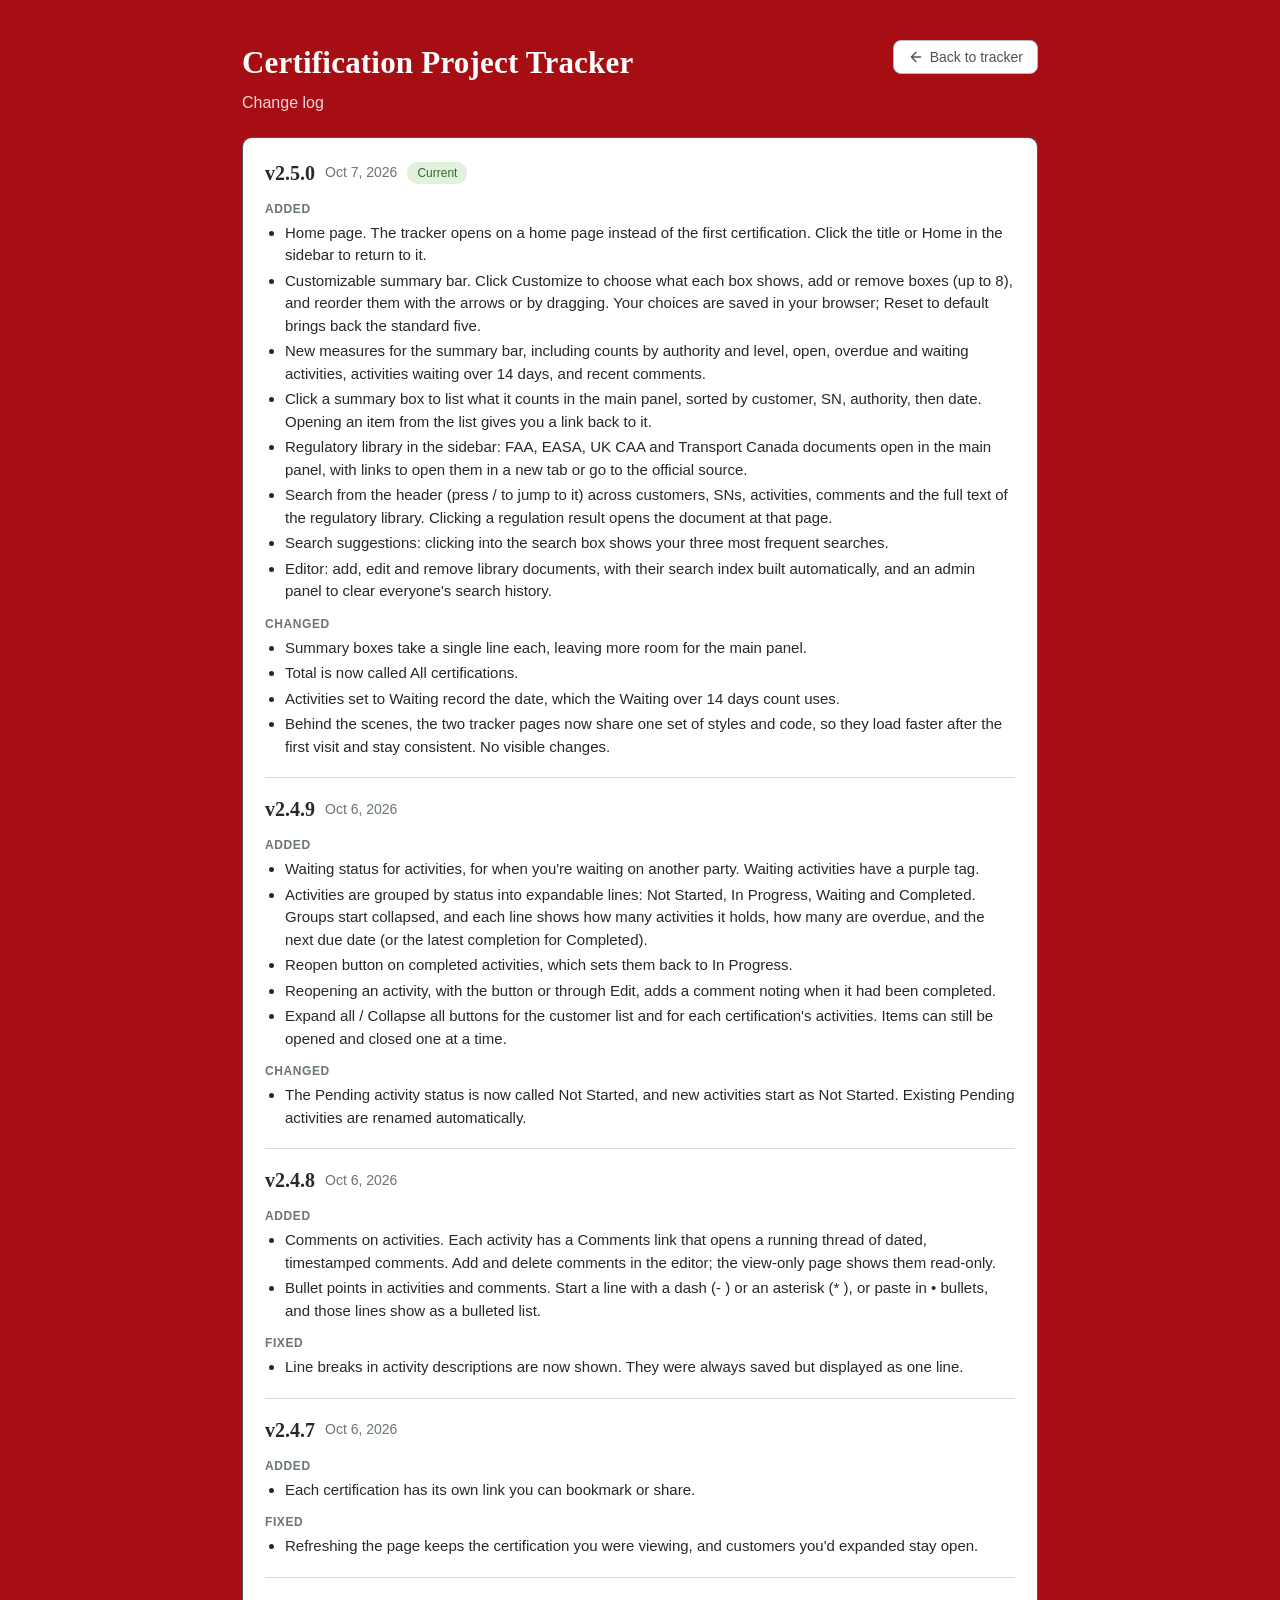
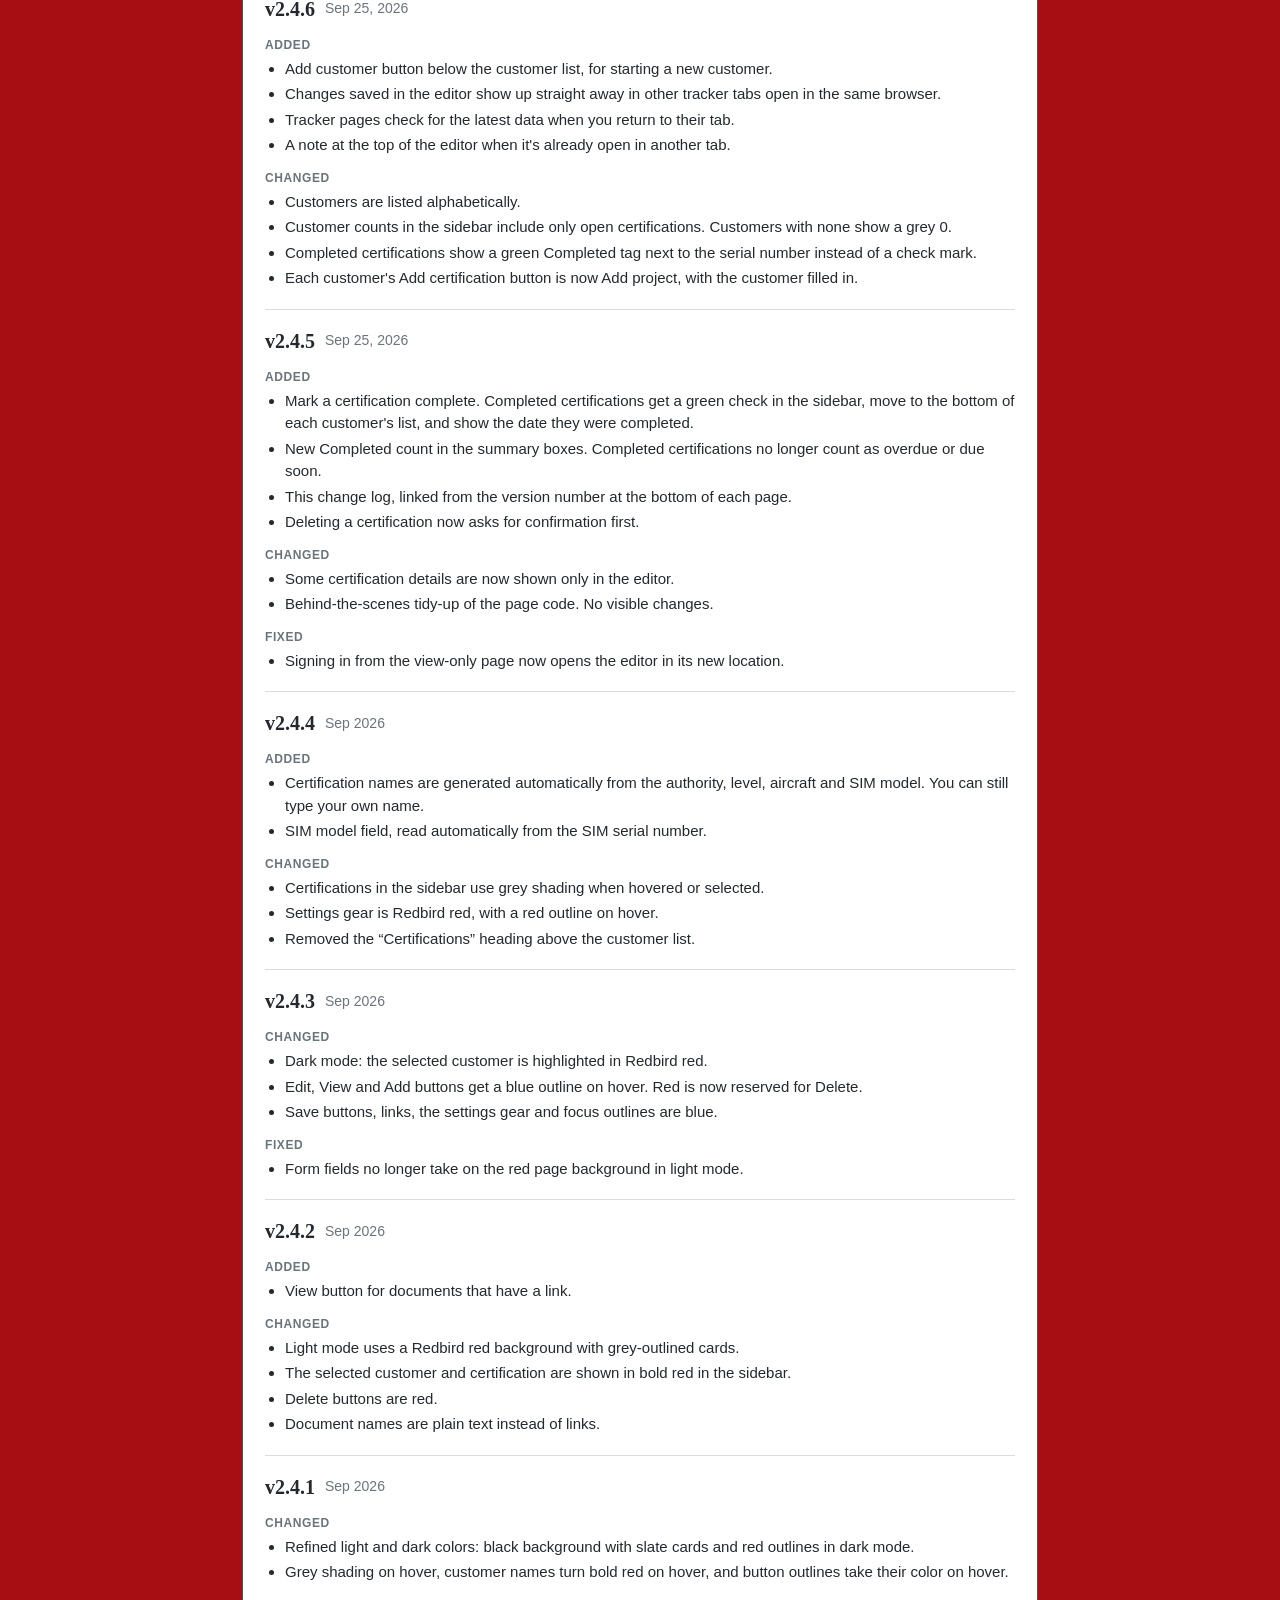
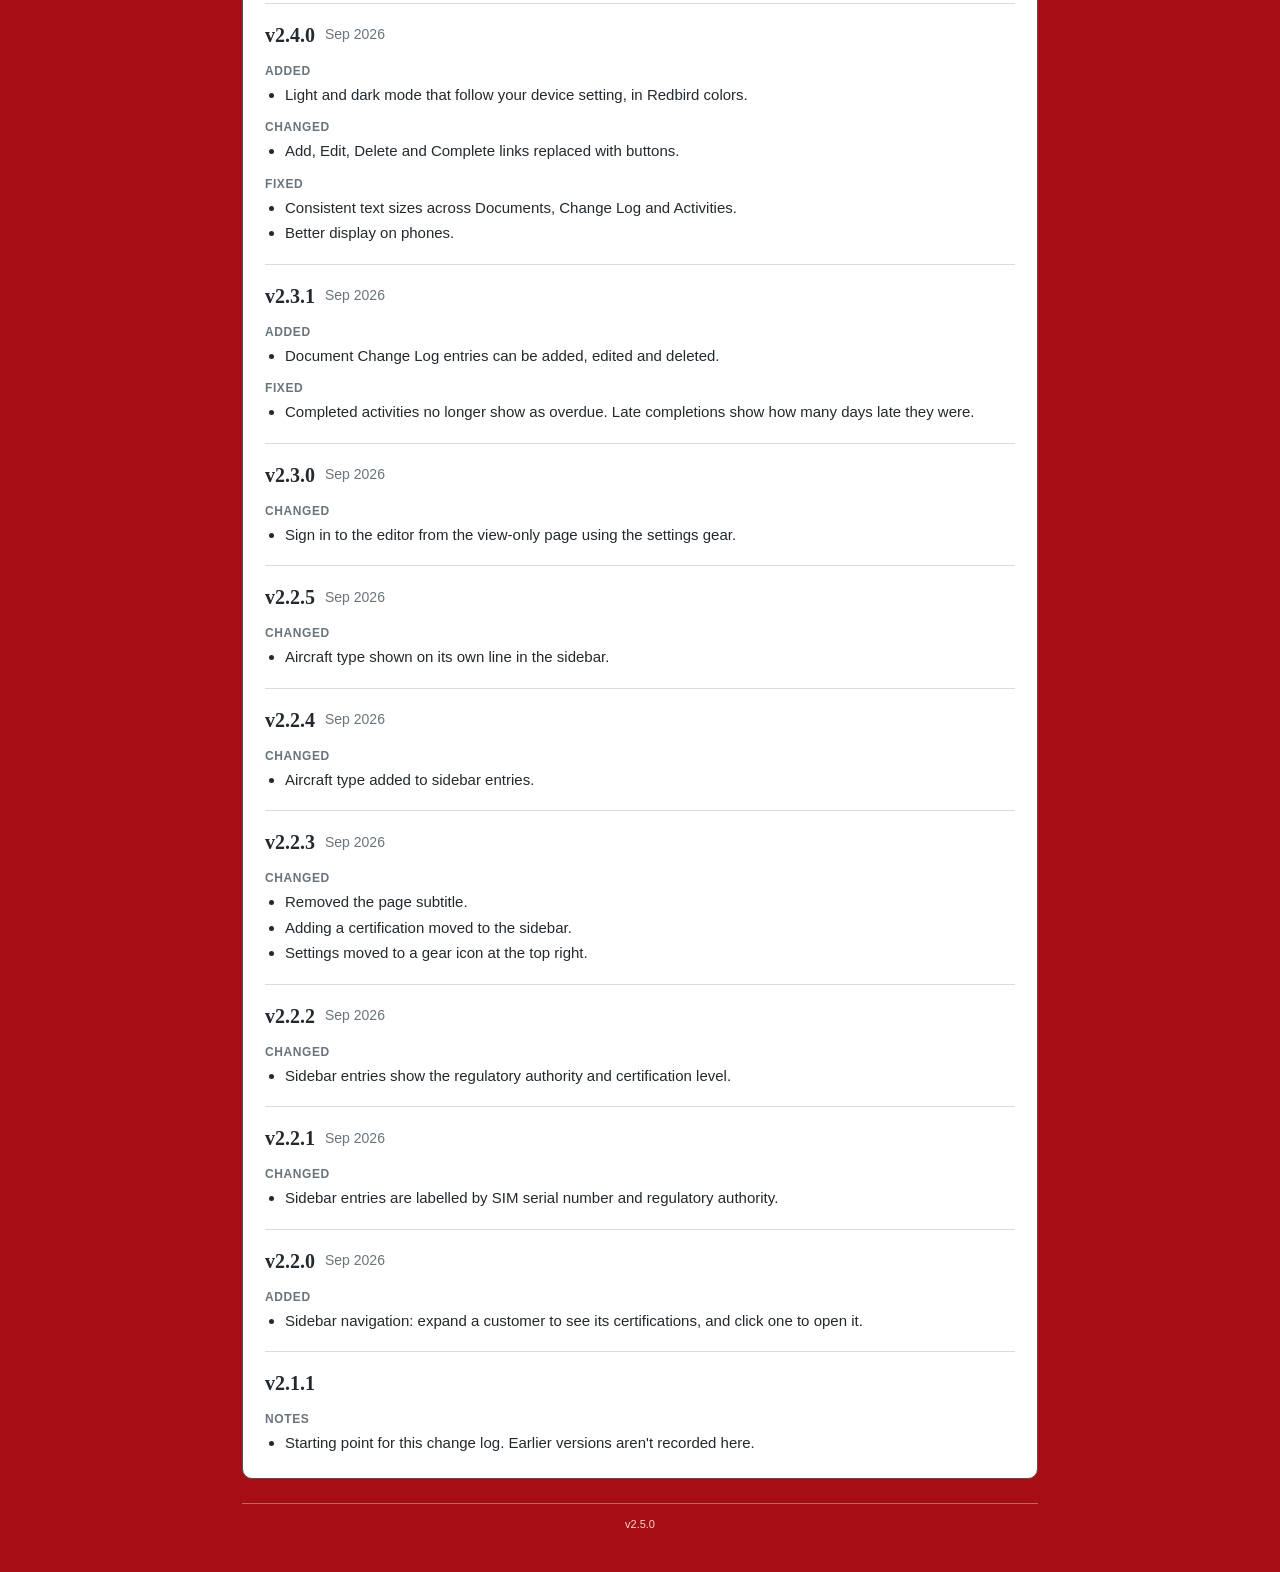
<file: changelog.html>
<!DOCTYPE html>
<html lang="en">
<head>
<meta charset="UTF-8">
<meta name="viewport" content="width=device-width, initial-scale=1">
<title>Change log — Certification Project Tracker</title>
<link rel="stylesheet" href="assets/tracker.css?v=2.5.0">
<style>
  /* Change log page: shared colors and base styles come from assets/tracker.css. */
  body{padding:0;line-height:1.5;}
  .wrap{max-width:860px;margin:0 auto;padding:clamp(16px,4vw,40px) clamp(12px,3vw,32px);}
  .page-head{justify-content:space-between;align-items:flex-start;margin-bottom:22px;}
  .back{display:inline-flex;align-items:center;gap:6px;font-size:14px;border-radius:8px;border:1px solid var(--line-strong);background:var(--card);color:var(--ink-soft);padding:8px 14px;}
  .back:hover{background:var(--hover);color:var(--ink);border-color:var(--edit-hover-line);}
  .back:focus-visible{outline:2px solid var(--action-ink);outline-offset:2px;}
  .back svg{width:16px;height:16px;}
  .card{background:var(--card);border:1px solid var(--card-line);border-radius:var(--radius);padding:4px 22px;}
  .ver{padding:16px 0;}
  .ver + .ver{border-top:1px solid var(--line);}
  .vh{display:flex;align-items:center;gap:10px;flex-wrap:wrap;margin:0;font-size:inherit;font-weight:400;}
  .vn{font-family:var(--serif);font-size:20px;font-weight:700;color:var(--ink);}
  .vd{font-size:14px;color:var(--ink-faint);}
  .cur{font-size:12px;padding:2px 10px;border-radius:99px;background:var(--sage-bg);color:var(--sage);}
  .grp{font-size:12px;font-weight:700;color:var(--ink-faint);text-transform:uppercase;letter-spacing:0.05em;margin:12px 0 4px;}
  .card ul{margin:0;padding-left:20px;font-size:15px;}
  .card li{margin:3px 0;}
</style>
</head>
<body>
<div class="wrap">
  <header class="page-head">
    <div>
      <h1>Certification Project Tracker</h1>
      <p class="sub">Change log</p>
    </div>
    <button class="back" id="back-btn" type="button"><svg viewBox="0 0 24 24" fill="none" stroke="currentColor" stroke-width="2" stroke-linecap="round" stroke-linejoin="round" aria-hidden="true"><path d="M19 12H5M12 19l-7-7 7-7"/></svg>Back to tracker</button>
  </header>
  <main class="card">
      <section class="ver" id="v2.5.0">
        <h2 class="vh"><span class="vn">v2.5.0</span> <span class="vd">Oct 7, 2026</span> <span class="cur">Current</span></h2>
        <h3 class="grp">Added</h3>
        <ul>
          <li>Home page. The tracker opens on a home page instead of the first certification. Click the title or Home in the sidebar to return to it.</li>
          <li>Customizable summary bar. Click Customize to choose what each box shows, add or remove boxes (up to 8), and reorder them with the arrows or by dragging. Your choices are saved in your browser; Reset to default brings back the standard five.</li>
          <li>New measures for the summary bar, including counts by authority and level, open, overdue and waiting activities, activities waiting over 14 days, and recent comments.</li>
          <li>Click a summary box to list what it counts in the main panel, sorted by customer, SN, authority, then date. Opening an item from the list gives you a link back to it.</li>
          <li>Regulatory library in the sidebar: FAA, EASA, UK CAA and Transport Canada documents open in the main panel, with links to open them in a new tab or go to the official source.</li>
          <li>Search from the header (press / to jump to it) across customers, SNs, activities, comments and the full text of the regulatory library. Clicking a regulation result opens the document at that page.</li>
          <li>Search suggestions: clicking into the search box shows your three most frequent searches.</li>
          <li>Editor: add, edit and remove library documents, with their search index built automatically, and an admin panel to clear everyone&#x27;s search history.</li>
        </ul>
        <h3 class="grp">Changed</h3>
        <ul>
          <li>Summary boxes take a single line each, leaving more room for the main panel.</li>
          <li>Total is now called All certifications.</li>
          <li>Activities set to Waiting record the date, which the Waiting over 14 days count uses.</li>
          <li>Behind the scenes, the two tracker pages now share one set of styles and code, so they load faster after the first visit and stay consistent. No visible changes.</li>
        </ul>
      </section>
      <section class="ver" id="v2.4.9">
        <h2 class="vh"><span class="vn">v2.4.9</span> <span class="vd">Oct 6, 2026</span></h2>
        <h3 class="grp">Added</h3>
        <ul>
          <li>Waiting status for activities, for when you&#x27;re waiting on another party. Waiting activities have a purple tag.</li>
          <li>Activities are grouped by status into expandable lines: Not Started, In Progress, Waiting and Completed. Groups start collapsed, and each line shows how many activities it holds, how many are overdue, and the next due date (or the latest completion for Completed).</li>
          <li>Reopen button on completed activities, which sets them back to In Progress.</li>
          <li>Reopening an activity, with the button or through Edit, adds a comment noting when it had been completed.</li>
          <li>Expand all / Collapse all buttons for the customer list and for each certification&#x27;s activities. Items can still be opened and closed one at a time.</li>
        </ul>
        <h3 class="grp">Changed</h3>
        <ul>
          <li>The Pending activity status is now called Not Started, and new activities start as Not Started. Existing Pending activities are renamed automatically.</li>
        </ul>
      </section>
      <section class="ver" id="v2.4.8">
        <h2 class="vh"><span class="vn">v2.4.8</span> <span class="vd">Oct 6, 2026</span></h2>
        <h3 class="grp">Added</h3>
        <ul>
          <li>Comments on activities. Each activity has a Comments link that opens a running thread of dated, timestamped comments. Add and delete comments in the editor; the view-only page shows them read-only.</li>
          <li>Bullet points in activities and comments. Start a line with a dash (- ) or an asterisk (* ), or paste in &bull; bullets, and those lines show as a bulleted list.</li>
        </ul>
        <h3 class="grp">Fixed</h3>
        <ul>
          <li>Line breaks in activity descriptions are now shown. They were always saved but displayed as one line.</li>
        </ul>
      </section>
      <section class="ver" id="v2.4.7">
        <h2 class="vh"><span class="vn">v2.4.7</span> <span class="vd">Oct 6, 2026</span></h2>
        <h3 class="grp">Added</h3>
        <ul>
          <li>Each certification has its own link you can bookmark or share.</li>
        </ul>
        <h3 class="grp">Fixed</h3>
        <ul>
          <li>Refreshing the page keeps the certification you were viewing, and customers you&#x27;d expanded stay open.</li>
        </ul>
      </section>
      <section class="ver" id="v2.4.6">
        <h2 class="vh"><span class="vn">v2.4.6</span> <span class="vd">Sep 25, 2026</span></h2>
        <h3 class="grp">Added</h3>
        <ul>
          <li>Add customer button below the customer list, for starting a new customer.</li>
          <li>Changes saved in the editor show up straight away in other tracker tabs open in the same browser.</li>
          <li>Tracker pages check for the latest data when you return to their tab.</li>
          <li>A note at the top of the editor when it&#x27;s already open in another tab.</li>
        </ul>
        <h3 class="grp">Changed</h3>
        <ul>
          <li>Customers are listed alphabetically.</li>
          <li>Customer counts in the sidebar include only open certifications. Customers with none show a grey 0.</li>
          <li>Completed certifications show a green Completed tag next to the serial number instead of a check mark.</li>
          <li>Each customer&#x27;s Add certification button is now Add project, with the customer filled in.</li>
        </ul>
      </section>
      <section class="ver" id="v2.4.5">
        <h2 class="vh"><span class="vn">v2.4.5</span> <span class="vd">Sep 25, 2026</span></h2>
        <h3 class="grp">Added</h3>
        <ul>
          <li>Mark a certification complete. Completed certifications get a green check in the sidebar, move to the bottom of each customer&#x27;s list, and show the date they were completed.</li>
          <li>New Completed count in the summary boxes. Completed certifications no longer count as overdue or due soon.</li>
          <li>This change log, linked from the version number at the bottom of each page.</li>
          <li>Deleting a certification now asks for confirmation first.</li>
        </ul>
        <h3 class="grp">Changed</h3>
        <ul>
          <li>Some certification details are now shown only in the editor.</li>
          <li>Behind-the-scenes tidy-up of the page code. No visible changes.</li>
        </ul>
        <h3 class="grp">Fixed</h3>
        <ul>
          <li>Signing in from the view-only page now opens the editor in its new location.</li>
        </ul>
      </section>
      <section class="ver" id="v2.4.4">
        <h2 class="vh"><span class="vn">v2.4.4</span> <span class="vd">Sep 2026</span></h2>
        <h3 class="grp">Added</h3>
        <ul>
          <li>Certification names are generated automatically from the authority, level, aircraft and SIM model. You can still type your own name.</li>
          <li>SIM model field, read automatically from the SIM serial number.</li>
        </ul>
        <h3 class="grp">Changed</h3>
        <ul>
          <li>Certifications in the sidebar use grey shading when hovered or selected.</li>
          <li>Settings gear is Redbird red, with a red outline on hover.</li>
          <li>Removed the “Certifications” heading above the customer list.</li>
        </ul>
      </section>
      <section class="ver" id="v2.4.3">
        <h2 class="vh"><span class="vn">v2.4.3</span> <span class="vd">Sep 2026</span></h2>
        <h3 class="grp">Changed</h3>
        <ul>
          <li>Dark mode: the selected customer is highlighted in Redbird red.</li>
          <li>Edit, View and Add buttons get a blue outline on hover. Red is now reserved for Delete.</li>
          <li>Save buttons, links, the settings gear and focus outlines are blue.</li>
        </ul>
        <h3 class="grp">Fixed</h3>
        <ul>
          <li>Form fields no longer take on the red page background in light mode.</li>
        </ul>
      </section>
      <section class="ver" id="v2.4.2">
        <h2 class="vh"><span class="vn">v2.4.2</span> <span class="vd">Sep 2026</span></h2>
        <h3 class="grp">Added</h3>
        <ul>
          <li>View button for documents that have a link.</li>
        </ul>
        <h3 class="grp">Changed</h3>
        <ul>
          <li>Light mode uses a Redbird red background with grey-outlined cards.</li>
          <li>The selected customer and certification are shown in bold red in the sidebar.</li>
          <li>Delete buttons are red.</li>
          <li>Document names are plain text instead of links.</li>
        </ul>
      </section>
      <section class="ver" id="v2.4.1">
        <h2 class="vh"><span class="vn">v2.4.1</span> <span class="vd">Sep 2026</span></h2>
        <h3 class="grp">Changed</h3>
        <ul>
          <li>Refined light and dark colors: black background with slate cards and red outlines in dark mode.</li>
          <li>Grey shading on hover, customer names turn bold red on hover, and button outlines take their color on hover.</li>
        </ul>
      </section>
      <section class="ver" id="v2.4.0">
        <h2 class="vh"><span class="vn">v2.4.0</span> <span class="vd">Sep 2026</span></h2>
        <h3 class="grp">Added</h3>
        <ul>
          <li>Light and dark mode that follow your device setting, in Redbird colors.</li>
        </ul>
        <h3 class="grp">Changed</h3>
        <ul>
          <li>Add, Edit, Delete and Complete links replaced with buttons.</li>
        </ul>
        <h3 class="grp">Fixed</h3>
        <ul>
          <li>Consistent text sizes across Documents, Change Log and Activities.</li>
          <li>Better display on phones.</li>
        </ul>
      </section>
      <section class="ver" id="v2.3.1">
        <h2 class="vh"><span class="vn">v2.3.1</span> <span class="vd">Sep 2026</span></h2>
        <h3 class="grp">Added</h3>
        <ul>
          <li>Document Change Log entries can be added, edited and deleted.</li>
        </ul>
        <h3 class="grp">Fixed</h3>
        <ul>
          <li>Completed activities no longer show as overdue. Late completions show how many days late they were.</li>
        </ul>
      </section>
      <section class="ver" id="v2.3.0">
        <h2 class="vh"><span class="vn">v2.3.0</span> <span class="vd">Sep 2026</span></h2>
        <h3 class="grp">Changed</h3>
        <ul>
          <li>Sign in to the editor from the view-only page using the settings gear.</li>
        </ul>
      </section>
      <section class="ver" id="v2.2.5">
        <h2 class="vh"><span class="vn">v2.2.5</span> <span class="vd">Sep 2026</span></h2>
        <h3 class="grp">Changed</h3>
        <ul>
          <li>Aircraft type shown on its own line in the sidebar.</li>
        </ul>
      </section>
      <section class="ver" id="v2.2.4">
        <h2 class="vh"><span class="vn">v2.2.4</span> <span class="vd">Sep 2026</span></h2>
        <h3 class="grp">Changed</h3>
        <ul>
          <li>Aircraft type added to sidebar entries.</li>
        </ul>
      </section>
      <section class="ver" id="v2.2.3">
        <h2 class="vh"><span class="vn">v2.2.3</span> <span class="vd">Sep 2026</span></h2>
        <h3 class="grp">Changed</h3>
        <ul>
          <li>Removed the page subtitle.</li>
          <li>Adding a certification moved to the sidebar.</li>
          <li>Settings moved to a gear icon at the top right.</li>
        </ul>
      </section>
      <section class="ver" id="v2.2.2">
        <h2 class="vh"><span class="vn">v2.2.2</span> <span class="vd">Sep 2026</span></h2>
        <h3 class="grp">Changed</h3>
        <ul>
          <li>Sidebar entries show the regulatory authority and certification level.</li>
        </ul>
      </section>
      <section class="ver" id="v2.2.1">
        <h2 class="vh"><span class="vn">v2.2.1</span> <span class="vd">Sep 2026</span></h2>
        <h3 class="grp">Changed</h3>
        <ul>
          <li>Sidebar entries are labelled by SIM serial number and regulatory authority.</li>
        </ul>
      </section>
      <section class="ver" id="v2.2.0">
        <h2 class="vh"><span class="vn">v2.2.0</span> <span class="vd">Sep 2026</span></h2>
        <h3 class="grp">Added</h3>
        <ul>
          <li>Sidebar navigation: expand a customer to see its certifications, and click one to open it.</li>
        </ul>
      </section>
      <section class="ver" id="v2.1.1">
        <h2 class="vh"><span class="vn">v2.1.1</span></h2>
        <h3 class="grp">Notes</h3>
        <ul>
          <li>Starting point for this change log. Earlier versions aren&#x27;t recorded here.</li>
        </ul>
      </section>
  </main>
  <div class="version-footer">v2.5.0</div>
</div>
<script>
// Return to whichever tracker page opened this one; otherwise go to the view-only page.
document.getElementById('back-btn').addEventListener('click', () => {
  let sameSite = false;
  try{ sameSite = !!document.referrer && new URL(document.referrer).origin === location.origin; }catch(e){}
  if(sameSite && history.length > 1) history.back();
  else location.href = 'index.html';
});
</script>
</body>
</html>
</file>
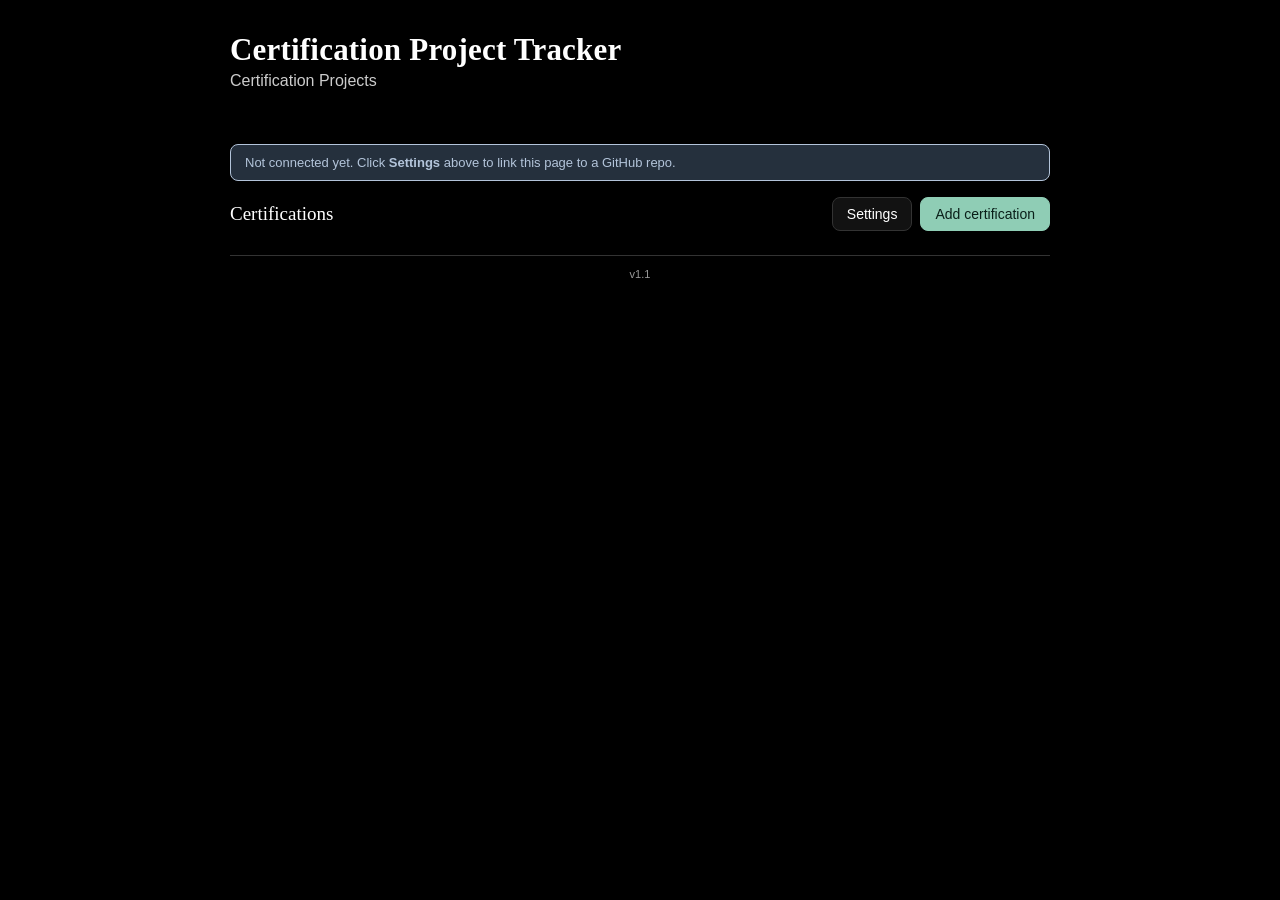
<file: admin/customer-certification-tracker-github.html>
<!DOCTYPE html>
<html lang="en">
<head>
<meta charset="UTF-8">
<title>Certification Project Tracker</title>
<style>
  :root{
    --bg:#000000;
    --card:#121212;
    --line:#333333;
    --ink:#FFFFFF;
    --ink-soft:#CCCCCC;
    --ink-faint:#999999;
    --pine:#8FCDB5;
    --pine-bg:#1F3B32;
    --gold:#E7C07E;
    --gold-bg:#3D2F14;
    --rust:#EC9B92;
    --rust-bg:#3D1F1B;
    --sage:#B3D2AA;
    --sage-bg:#233B22;
    --slate:#B3C4DA;
    --slate-bg:#25303D;
    --radius:10px;
    --serif: Calibri, "Segoe UI", Georgia, serif;
    --sans: Calibri, "Segoe UI", -apple-system, BlinkMacSystemFont, Helvetica, Arial, sans-serif;
  }
  *{box-sizing:border-box;}
  body{
    margin:0;
    background:var(--bg);
    color:var(--ink);
    font-family:var(--sans);
    font-size:17px;
    padding:32px 20px 60px;
  }
  .wrap{max-width:820px;margin:0 auto;}
  header{margin-bottom:28px;}
  h1{
    font-family:var(--serif);
    font-weight:700;
    font-size:31px;
    margin:0 0 4px;
    letter-spacing:0.2px;
  }
  .sub{color:var(--ink-soft);font-size:16px;margin:0;}
  .stats{
    display:grid;
    grid-template-columns:repeat(4,1fr);
    gap:10px;
    margin:22px 0 26px;
  }
  .stat{
    background:var(--card);
    border:1px solid var(--line);
    border-radius:var(--radius);
    padding:12px 14px;
  }
  .stat .n{font-family:var(--serif);font-size:24px;font-weight:500;line-height:1;}
  .stat .l{font-size:13px;color:var(--ink-soft);margin-top:6px;}
  .toolbar{
    display:flex;
    justify-content:space-between;
    align-items:center;
    margin-bottom:14px;
    gap:10px;
  }
  .toolbar h2{
    font-family:var(--serif);
    font-size:19px;
    font-weight:500;
    margin:0;
  }
  button{
    font-family:var(--sans);
    font-size:14px;
    cursor:pointer;
    border-radius:8px;
    border:1px solid var(--line);
    background:var(--card);
    padding:8px 14px;
    color:var(--ink);
  }
  button:hover{border-color:var(--ink-faint);}
  .btn-primary{
    background:var(--pine);
    border-color:var(--pine);
    color:#0A1F19;
  }
  .btn-primary:hover{background:#7AB89E;}
  .btn-text{
    border:none;
    background:none;
    padding:4px 6px;
    color:var(--ink-soft);
    text-decoration:underline;
  }
  .btn-text.danger{color:var(--rust);}

  .empty{
    background:var(--card);
    border:1px dashed var(--line);
    border-radius:var(--radius);
    padding:36px 20px;
    text-align:center;
    color:var(--ink-soft);
  }
  .empty p{margin:0 0 14px;font-size:16px;}

  table{
    width:100%;
    table-layout:fixed;
    border-collapse:collapse;
    background:var(--card);
    border:1px solid var(--line);
    border-radius:var(--radius);
    overflow:hidden;
    font-size:14px;
  }
  thead th{
    text-align:left;
    font-size:12px;
    font-weight:600;
    color:var(--ink-soft);
    padding:10px 12px;
    border-bottom:1px solid var(--line);
    background:#1A1A1A;
    overflow-wrap:break-word;
  }
  tbody td{
    padding:12px;
    border-bottom:1px solid var(--line);
    vertical-align:top;
    overflow-wrap:break-word;
    word-break:break-word;
  }
  tbody tr:last-child td{border-bottom:none;}
  tbody tr:hover{background:#1A1A1A;}
  .cert-name{font-weight:500;font-family:var(--serif);font-size:16px;}
  .muted{color:var(--ink-soft);}
  .pill{
    font-size:12px;
    padding:3px 9px;
    border-radius:99px;
    white-space:nowrap;
    font-weight:600;
    display:inline-block;
  }
  .pill-notstarted{background:#2A2A2A;color:var(--ink-soft);}
  .pill-inprogress{background:var(--pine-bg);color:var(--pine);}
  .pill-submitted{background:var(--slate-bg);color:var(--slate);}
  .pill-underreview{background:var(--gold-bg);color:var(--gold);}
  .pill-approved{background:var(--sage-bg);color:var(--sage);}
  .pill-rejected{background:var(--rust-bg);color:var(--rust);}
  .pill-onhold{background:#2A2A2A;color:var(--ink-soft);}
  .pill-overdue{background:var(--rust-bg);color:var(--rust);}
  .pill-slate{background:var(--slate-bg);color:var(--slate);margin-right:6px;}
  .pill-gold{background:var(--gold-bg);color:var(--gold);margin-right:6px;}
  .pill-sage{background:var(--sage-bg);color:var(--sage);margin-right:6px;}
  .due-cell.overdue{color:var(--rust);font-weight:600;}
  .actions-cell{white-space:nowrap;}
  .change-cell{max-width:220px;}
  .doc-loc{
    font-family:ui-monospace,"SF Mono",Consolas,monospace;
    font-size:12px;
    color:var(--ink-faint);
    margin-top:4px;
    word-break:break-all;
    user-select:all;
  }

  .tabs{
    display:flex;
    flex-wrap:wrap;
    gap:6px;
    border-bottom:1px solid var(--line);
    padding-bottom:0;
    margin-bottom:16px;
  }
  .tab{
    position:relative;
    display:flex;
    align-items:center;
    gap:8px;
    padding:10px 14px;
    border:1px solid transparent;
    border-bottom:none;
    border-radius:8px 8px 0 0;
    background:none;
    color:var(--ink-soft);
    font-family:var(--serif);
    font-size:15px;
    cursor:pointer;
  }
  .tab:hover{color:var(--ink);background:#1A1A1A;}
  .tab.active{
    color:var(--ink);
    background:var(--card);
    border-color:var(--line);
    font-weight:500;
  }
  .tab.active::after{
    content:'';
    position:absolute;
    left:0; right:0; bottom:-1px;
    height:1px;
    background:var(--card);
  }
  .tab-count{
    font-size:12px;
    background:var(--slate-bg);
    color:var(--slate);
    padding:1px 7px;
    border-radius:99px;
    font-weight:600;
  }
  .tab-overdue-dot{
    width:7px;
    height:7px;
    border-radius:50%;
    background:var(--rust);
    display:inline-block;
  }
  .tab-panel{
    background:var(--card);
    border:1px solid var(--line);
    border-radius:0 var(--radius) var(--radius) var(--radius);
    padding:6px 16px 14px;
  }
  .cgroup-add{padding-top:6px;}
  .cert-block{
    padding:14px 0;
    border-bottom:1px solid var(--line);
  }
  .cert-block:last-child{border-bottom:none;}
  .cert-block-top{
    display:flex;
    justify-content:space-between;
    align-items:flex-start;
    gap:10px;
  }
  .field-grid{
    display:grid;
    grid-template-columns:1fr 1fr;
    gap:10px 20px;
    margin-top:10px;
    font-size:14px;
  }
  .field-grid .fk{
    font-size:12px;
    color:var(--ink-faint);
    margin-bottom:2px;
  }
  .field-grid .fv{color:var(--ink);}
  .field-grid .full{grid-column:1 / -1;}
  .changelog{
    margin-top:12px;
    padding-top:10px;
    border-top:1px solid var(--line);
  }
  .changelog-entry{
    display:flex;
    gap:10px;
    font-size:13px;
    padding:3px 0;
  }
  .changelog-date{
    color:var(--ink-faint);
    min-width:80px;
    flex-shrink:0;
  }
  .changelog-text{color:var(--ink-soft);}
  .activity-entry{
    padding:6px 0;
    border-bottom:1px solid var(--line);
  }
  .activity-entry:last-child{border-bottom:none;}
  .activity-entry-top{
    display:flex;
    justify-content:space-between;
    align-items:flex-start;
    gap:10px;
  }
  .activity-meta{
    font-size:12px;
    color:var(--ink-faint);
    margin-top:3px;
  }

  .modal-bg{
    position:fixed;inset:0;
    background:rgba(31,42,36,0.35);
    display:none;
    align-items:flex-start;
    justify-content:center;
    padding:40px 16px;
    z-index:10;
    overflow-y:auto;
  }
  .modal-bg.open{display:flex;}
  .modal{
    background:var(--card);
    border-radius:var(--radius);
    padding:22px;
    max-width:460px;
    width:100%;
  }
  .modal h3{
    font-family:var(--serif);
    font-weight:500;
    font-size:20px;
    margin:0 0 16px;
  }
  .field{margin-bottom:12px;}
  .field label{
    display:block;
    font-size:13px;
    color:var(--ink-soft);
    margin-bottom:4px;
  }
  .field input, .field select, .field textarea{
    width:100%;
    font-family:var(--sans);
    font-size:16px;
    padding:8px 10px;
    border:1px solid var(--line);
    border-radius:8px;
    background:var(--bg);
    color:var(--ink);
  }
  .field textarea{resize:vertical;min-height:56px;}
  .field-row{display:flex;gap:10px;}
  .field-row .field{flex:1;}
  .modal-actions{
    display:flex;
    justify-content:flex-end;
    gap:8px;
    margin-top:18px;
  }
  .err{color:var(--rust);font-size:13px;margin-top:4px;display:none;}
  .loading{color:var(--ink-soft);font-size:14px;padding:20px 0;}

  @media (max-width: 640px){
    .field-grid{grid-template-columns:1fr;}
    .tabs{flex-wrap:nowrap;overflow-x:auto;}
    .tab{flex-shrink:0;}
  }
  .sync-banner{
    font-size:13px;
    padding:10px 14px;
    border-radius:8px;
    margin-bottom:16px;
    border:1px solid var(--line);
  }
  .sync-banner.info{background:var(--slate-bg);color:var(--slate);border-color:var(--slate);}
  .sync-banner.error{background:var(--rust-bg);color:var(--rust);border-color:var(--rust);}
  .sync-banner.success{background:var(--sage-bg);color:var(--sage);border-color:var(--sage);}
  .sync-banner a{color:inherit;text-decoration:underline;}
  .version-footer{
    margin-top:24px;
    padding-top:12px;
    border-top:1px solid var(--line);
    font-size:11px;
    color:var(--ink-faint);
    text-align:center;
  }
</style>
</head>
<body>
<div class="wrap">
  <header>
    <h1>Certification Project Tracker</h1>
    <p class="sub">Certification Projects</p>
  </header>

  <div class="stats" id="stats"></div>

  <div id="sync-banner" class="sync-banner" style="display:none;"></div>

  <div class="toolbar">
    <h2>Certifications</h2>
    <div style="display:flex;gap:8px;">
      <button id="settings-btn">Settings</button>
      <button class="btn-primary" id="add-btn">Add certification</button>
    </div>
  </div>

  <div id="list"><div class="loading">Loading&hellip;</div></div>
  <div class="version-footer">v1.1</div>
</div>

<div class="modal-bg" id="modal-bg">
  <div class="modal">
    <h3 id="modal-title">Add certification</h3>
    <input type="hidden" id="edit-id">
    <div class="field">
      <label for="f-name">Certification / project name</label>
      <input id="f-name" placeholder="e.g. Type approval — Model X">
      <div class="err" id="err-name">Enter a name for this certification.</div>
    </div>
    <div class="field-row">
      <div class="field">
        <label for="f-customer">Customer</label>
        <input id="f-customer" placeholder="e.g. Acme Corp">
      </div>
      <div class="field">
        <label for="f-simlocation">SIM location</label>
        <input id="f-simlocation" placeholder="e.g. Phoenix, AZ, USA">
      </div>
    </div>
    <div class="field-row">
      <div class="field">
        <label for="f-authority">Regulatory authority</label>
        <input id="f-authority" placeholder="e.g. FCC, CE, FDA">
      </div>
      <div class="field">
        <label for="f-country">Certifying country</label>
        <input id="f-country" placeholder="e.g. Qatar">
      </div>
    </div>
    <div class="field-row">
      <div class="field">
        <label for="f-serial">SIM serial number</label>
        <input id="f-serial" placeholder="e.g. R-MCX-100251">
      </div>
      <div class="field">
        <label for="f-aircraft">Aircraft type</label>
        <input id="f-aircraft" placeholder="e.g. Piper PA-28-181 Archer">
      </div>
    </div>
    <div class="field-row">
      <div class="field">
        <label for="f-level">Certification level</label>
        <input id="f-level" placeholder="e.g. FNPT II, FTD Level 5">
      </div>
      <div class="field">
        <label for="f-date">Due date</label>
        <input id="f-date" type="date">
      </div>
    </div>
    <div class="field">
      <label for="f-docs">Documents (one per line)</label>
      <textarea id="f-docs" placeholder="e.g. MQTG v1.1.docx"></textarea>
    </div>
    <div class="field">
      <label for="f-doclocation">Document location</label>
      <input id="f-doclocation" placeholder="e.g. G:\Shared drives\Certification\...">
    </div>
    <div class="modal-actions">
      <button id="cancel-btn">Cancel</button>
      <button class="btn-primary" id="save-btn">Save</button>
    </div>
  </div>
</div>

<div class="modal-bg" id="settings-modal-bg">
  <div class="modal">
    <h3>GitHub settings</h3>
    <p style="font-size:13px;color:var(--ink-soft);margin-top:-8px;">Data is stored as a JSON file in your GitHub repo. Your token is kept only in this browser's local storage — never written into the page or committed to the repo.</p>
    <div class="field">
      <label for="s-owner">Repo owner (user or org)</label>
      <input id="s-owner" placeholder="e.g. octocat">
    </div>
    <div class="field">
      <label for="s-repo">Repository name</label>
      <input id="s-repo" placeholder="e.g. certification-tracker">
    </div>
    <div class="field-row">
      <div class="field">
        <label for="s-branch">Branch</label>
        <input id="s-branch" placeholder="main">
      </div>
      <div class="field">
        <label for="s-path">File path</label>
        <input id="s-path" placeholder="data/certifications.json">
      </div>
    </div>
    <div class="field">
      <label for="s-token">Personal access token (repo write scope)</label>
      <input id="s-token" type="password" placeholder="ghp_...">
    </div>
    <div class="err" id="settings-err" style="display:none;">Owner, repo, and token are required.</div>
    <div class="modal-actions">
      <button id="settings-cancel-btn">Cancel</button>
      <button class="btn-primary" id="settings-save-btn">Save & connect</button>
    </div>
  </div>
</div>

<div class="modal-bg" id="activity-modal-bg">
  <div class="modal">
    <h3 id="activity-modal-title">Add activity</h3>
    <input type="hidden" id="activity-cert-id">
    <input type="hidden" id="activity-edit-id">
    <div class="field">
      <label for="a-description">Description</label>
      <textarea id="a-description" placeholder="What needs to happen"></textarea>
      <div class="err" id="activity-err" style="display:none;">Enter a description.</div>
    </div>
    <div class="field-row">
      <div class="field">
        <label for="a-status">Status</label>
        <select id="a-status">
          <option value="Pending">Pending</option>
          <option value="In Progress">In Progress</option>
          <option value="Complete">Complete</option>
        </select>
      </div>
      <div class="field">
        <label for="a-due">Due date</label>
        <input id="a-due" type="date">
      </div>
    </div>
    <div class="modal-actions">
      <button id="activity-cancel-btn">Cancel</button>
      <button class="btn-primary" id="activity-save-btn">Save</button>
    </div>
  </div>
</div>

<script>
let certs = [];
let activeCustomer = null;
let currentSha = null;
let ghConfig = null;

const SETTINGS_KEY = 'gh_cert_tracker_settings';
const FILE_PATH_DEFAULT = 'data/certifications.json';

const SEED_DATA = [
  {
    "id": "c-skyborne",
    "name": "FNPT II qualification — Redbird MCX-E (PA-28 Archer)",
    "customer": "Skyborne Airline Academy",
    "authority": "UKCAA",
    "country": "UK",
    "simLocation": "2825 Airport Drive, Vero Beach, FL 32960, USA",
    "serial": "R-MCX-100251",
    "aircraft": "Piper PA-28-181 Archer",
    "level": "FNPT II",
    "date": "",
    "change": "Clay and I on-site at Skyborne Sep 14 for the certification.",
    "docs": ["R-MCX-100251__PA28_Archer__UK_FNPTII_MQTG_v1_1.docx", "Validation_Data_Roadmap__PA28_Archer_.docx"],
    "docLocation": "G:\\Shared drives\\Certification\\Non-EASA\\UK\\Skyborne\\2026\\QTG V3\\Skyborne Doc",
    "activityLog": [{"date": "2026-09-11", "text": "To-do: Uploaded most recent MQTG v1.1 to R-MCX-100251."}],
    "docChangeLog": []
  },
  {
    "id": "c-usaviation",
    "name": "FAA FTD Level 5 qualification — Redbird FMX/SD (Cessna C172S)",
    "customer": "US Aviation Academy",
    "authority": "FAA",
    "country": "US",
    "simLocation": "4850 Spartan Drive, Denton, TX 76207, USA",
    "serial": "R-FMX-100843",
    "aircraft": "Cessna C172S",
    "level": "FTD Level 5",
    "date": "",
    "change": "Get MQTG and VDR signed off by the operator, then submit to FAA for initial evaluation.",
    "docs": ["US_Aviation_R-FMX-100843__C172__FAA_FTD5_MQTG.docx", "Validation_Data_Roadmap__Cessna_C172S_.docx"],
    "docLocation": "G:\\Shared drives\\Certification\\FAA\\FTD 5\\Customers\\US Aviation\\MQTG Docs",
    "activityLog": [{"date": "2026-09-11", "text": "To-do: Drafted MQTG v1.0 and Validation Data Roadmap for R-FMX-100843; FAA FSTD ID still TBD."}],
    "docChangeLog": []
  },
  {
    "id": "aeroguard-954-da42",
    "name": "EASA FNPT II qualification — Redbird FMX/SD-E (Diamond DA42, multi-engine)",
    "customer": "Aeroguard",
    "authority": "EASA",
    "country": "Qatar",
    "simLocation": "530 W Deer Valley Rd, Ste. 100, Phoenix, AZ 85027, USA",
    "serial": "R-FMX-100954",
    "aircraft": "Diamond DA42 (FADEC)",
    "level": "FNPT II",
    "date": "",
    "change": "Waiting for Qatar to inspect devices for certification.",
    "docs": ["R-FMX-100954__DA42__EASA_FNPTII_-MEP.docx"],
    "docLocation": "G:\\Shared drives\\Certification\\Non-EASA\\Qatar\\Aeroguard\\954\\QTG Doc",
    "activityLog": [{"date": "2026-09-11", "text": "To-do: MQTG v1.0 issued 8 Jun 2026; sponsor and EASA sign-off both still blank."}],
    "docChangeLog": []
  },
  {
    "id": "aeroguard-954-pa28",
    "name": "EASA FNPT II qualification — Redbird FMX/SD-E (Piper PA28-181, single-engine)",
    "customer": "Aeroguard",
    "authority": "EASA",
    "country": "Qatar",
    "simLocation": "530 W Deer Valley Rd, Ste. 100, Phoenix, AZ 85027, USA",
    "serial": "R-FMX-100954",
    "aircraft": "Piper PA28-181",
    "level": "FNPT II",
    "date": "",
    "change": "Waiting for Qatar to inspect devices for certification.",
    "docs": ["R-FMX-100954__PA28-181__EASA_FNPTII_-SEP__FINAL_.docx"],
    "docLocation": "G:\\Shared drives\\Certification\\Non-EASA\\Qatar\\Aeroguard\\954\\QTG Doc",
    "activityLog": [{"date": "2026-09-11", "text": "To-do: MQTG v1.0 issued 8 Jun 2026; sponsor and EASA sign-off both still blank."}],
    "docChangeLog": []
  },
  {
    "id": "aeroguard-953-da42",
    "name": "EASA FNPT II qualification — Redbird FMX/SD-E (Diamond DA42, multi-engine)",
    "customer": "Aeroguard",
    "authority": "EASA",
    "country": "Qatar",
    "simLocation": "530 W Deer Valley Rd, Ste. 100, Phoenix, AZ 85027, USA",
    "serial": "R-FMX-100953",
    "aircraft": "Diamond DA42 (FADEC)",
    "level": "FNPT II",
    "date": "",
    "change": "Waiting for Qatar to inspect devices for certification.",
    "docs": ["R-FMX-100953__DA42__EASA_FNPTII_-MEP.docx"],
    "docLocation": "G:\\Shared drives\\Certification\\Non-EASA\\Qatar\\Aeroguard\\953\\QTG Doc\\MEP",
    "activityLog": [{"date": "2026-09-11", "text": "To-do: MQTG v1.0 issued 8 Jun 2026; sponsor and EASA sign-off both still blank."}],
    "docChangeLog": []
  },
  {
    "id": "aeroguard-953-pa28",
    "name": "EASA FNPT II qualification — Redbird FMX/SD-E (Piper PA28-181, single-engine)",
    "customer": "Aeroguard",
    "authority": "EASA",
    "country": "Qatar",
    "simLocation": "530 W Deer Valley Rd, Ste. 100, Phoenix, AZ 85027, USA",
    "serial": "R-FMX-100953",
    "aircraft": "Piper PA28-181",
    "level": "FNPT II",
    "date": "",
    "change": "Waiting for Qatar to inspect devices for certification.",
    "docs": ["R-FMX-100953__PA28-181__EASA_FNPTII_-SEP__FINAL_.docx"],
    "docLocation": "G:\\Shared drives\\Certification\\Non-EASA\\Qatar\\Aeroguard\\953\\QTG Doc\\SEP",
    "activityLog": [{"date": "2026-09-11", "text": "To-do: MQTG v1.0 issued 8 Jun 2026; sponsor and EASA sign-off both still blank."}],
    "docChangeLog": []
  },
  {
    "id": "superior-c172",
    "name": "FNPT II qualification — Cessna C172",
    "customer": "Superior Air",
    "authority": "EASA",
    "country": "Greece",
    "simLocation": "Greece",
    "serial": "FMX-0297",
    "aircraft": "Cessna C172",
    "level": "FNPT II",
    "date": "",
    "change": "Provide an estimate of total time to complete certification, start to finish.",
    "docs": [],
    "docLocation": "",
    "activityLog": [],
    "docChangeLog": []
  },
  {
    "id": "superior-p2006",
    "name": "FNPT II qualification — Tecnam P2006T",
    "customer": "Superior Air",
    "authority": "EASA",
    "country": "Greece",
    "simLocation": "Greece",
    "serial": "FMX-0297",
    "aircraft": "Tecnam P2006T",
    "level": "FNPT II",
    "date": "",
    "change": "Provide an estimate of total time to complete certification, start to finish.",
    "docs": [],
    "docLocation": "",
    "activityLog": [],
    "docChangeLog": []
  }
]
;

function loadSettings(){
  try{
    const raw = localStorage.getItem(SETTINGS_KEY);
    return raw ? JSON.parse(raw) : null;
  }catch(e){
    return null;
  }
}

function saveSettings(cfg){
  localStorage.setItem(SETTINGS_KEY, JSON.stringify(cfg));
}

function showBanner(kind, html){
  const el = document.getElementById('sync-banner');
  el.className = 'sync-banner ' + kind;
  el.innerHTML = html;
  el.style.display = 'block';
}

function hideBanner(){
  document.getElementById('sync-banner').style.display = 'none';
}

// UTF-8 safe base64 encode/decode
function b64EncodeUtf8(str){
  return btoa(unescape(encodeURIComponent(str)));
}
function b64DecodeUtf8(b64){
  return decodeURIComponent(escape(atob(b64)));
}

function ghHeaders(){
  return {
    'Authorization': 'Bearer ' + ghConfig.token,
    'Accept': 'application/vnd.github+json',
    'X-GitHub-Api-Version': '2022-11-28'
  };
}

function ghUrl(){
  return `https://api.github.com/repos/${ghConfig.owner}/${ghConfig.repo}/contents/${encodeURIComponent(ghConfig.path).replace(/%2F/g,'/')}`;
}

async function fetchFromGitHub(){
  const res = await fetch(ghUrl() + `?ref=${encodeURIComponent(ghConfig.branch)}`, {
    headers: ghHeaders()
  });
  if(res.status === 404){
    return null; // file doesn't exist yet
  }
  if(!res.ok){
    const body = await res.text();
    throw new Error(`GitHub read failed (${res.status}): ${body.slice(0,200)}`);
  }
  const json = await res.json();
  currentSha = json.sha;
  const content = b64DecodeUtf8(json.content.replace(/\n/g,''));
  return JSON.parse(content);
}

async function writeToGitHub(data, message){
  const body = {
    message: message || 'Update certification tracker data',
    content: b64EncodeUtf8(JSON.stringify(data, null, 2)),
    branch: ghConfig.branch
  };
  if(currentSha) body.sha = currentSha;
  const res = await fetch(ghUrl(), {
    method: 'PUT',
    headers: {...ghHeaders(), 'Content-Type': 'application/json'},
    body: JSON.stringify(body)
  });
  if(!res.ok){
    const errBody = await res.text();
    if(res.status === 409){
      throw new Error('Conflict: the file changed on GitHub since last load. Refresh the page to get the latest version before saving again.');
    }
    throw new Error(`GitHub write failed (${res.status}): ${errBody.slice(0,300)}`);
  }
  const json = await res.json();
  currentSha = json.content.sha;
}

async function persist(){
  if(!ghConfig){
    showBanner('error', 'Not connected to GitHub. Click Settings to connect.');
    return;
  }
  try{
    showBanner('info', 'Saving to GitHub&hellip;');
    await writeToGitHub(certs);
    showBanner('success', 'Saved to GitHub.');
    setTimeout(hideBanner, 2000);
  }catch(e){
    showBanner('error', 'Save failed: ' + escapeHtml(e.message));
  }
}

async function load(){
  ghConfig = loadSettings();
  if(!ghConfig || !ghConfig.owner || !ghConfig.repo || !ghConfig.token){
    document.getElementById('list').innerHTML = '';
    showBanner('info', 'Not connected yet. Click <b>Settings</b> above to link this page to a GitHub repo.');
    document.getElementById('stats').innerHTML = '';
    return;
  }
  try{
    showBanner('info', 'Loading from GitHub&hellip;');
    const remote = await fetchFromGitHub();
    let needsResave = false;
    if(remote === null){
      // First time: seed the file with starting data
      certs = SEED_DATA;
      currentSha = null;
      needsResave = true;
    }else{
      certs = remote;
    }
    certs.forEach((c, ci) => {
      if(!Array.isArray(c.activityLog)) c.activityLog = [];
      const today = new Date().toISOString().slice(0,10);
      // Migrate legacy {date, text} activity entries to the new shape.
      c.activityLog.forEach((a, idx) => {
        if(a.description === undefined){
          c.activityLog[idx] = {
            id: a.id || ('a' + Date.now() + ci + idx),
            description: a.text || '',
            status: 'Complete',
            dateCreated: a.date || today,
            dateDue: '',
            dateUpdated: a.date || today
          };
          needsResave = true;
        }else{
          if(!a.id){ a.id = 'a' + Date.now() + ci + idx; needsResave = true; }
          if(!a.status){ a.status = 'Complete'; needsResave = true; }
        }
      });
      // Fold any leftover "Next task" text into a new Pending activity.
      if(c.change && c.change.trim()){
        c.activityLog.push({
          id: 'a' + Date.now() + ci + '-migrated',
          description: c.change.trim(),
          status: 'Pending',
          dateCreated: today,
          dateDue: '',
          dateUpdated: today
        });
        c.change = '';
        needsResave = true;
      }
      if(!Array.isArray(c.docChangeLog)){ c.docChangeLog = []; needsResave = true; }
    });
    if(needsResave){
      showBanner('info', remote === null ? 'No data file found yet \u2014 creating one with starting data&hellip;' : 'Updating data format&hellip;');
      await writeToGitHub(certs, remote === null ? 'Initialize certification tracker data' : 'Merge Next Task into Activities');
      showBanner('success', remote === null ? 'Created data file in your repo.' : 'Data updated.');
      setTimeout(hideBanner, 2500);
    }else{
      hideBanner();
    }
  }catch(e){
    showBanner('error', 'Could not load from GitHub: ' + escapeHtml(e.message));
    certs = [];
  }
  render();
}

function statusPillClass(){ return ''; }

function isOverdue(c){
  if(!c.date) return false;
  const today = new Date(); today.setHours(0,0,0,0);
  const d = new Date(c.date + 'T00:00:00');
  return d < today;
}

function fmtDate(d){
  if(!d) return '\u2014';
  const dt = new Date(d + 'T00:00:00');
  return dt.toLocaleDateString(undefined, {month:'short', day:'numeric', year:'numeric'});
}

function render(){
  const stats = document.getElementById('stats');
  const total = certs.length;
  const overdue = certs.filter(isOverdue).length;
  const dueSoon = certs.filter(c => {
    if(!c.date || isOverdue(c)) return false;
    const d = new Date(c.date + 'T00:00:00');
    const today = new Date(); today.setHours(0,0,0,0);
    const diff = (d - today) / 86400000;
    return diff >= 0 && diff <= 30;
  }).length;
  const noDate = certs.filter(c => !c.date).length;

  stats.innerHTML = `
    <div class="stat"><div class="n">${total}</div><div class="l">Total</div></div>
    <div class="stat"><div class="n">${overdue}</div><div class="l">Overdue</div></div>
    <div class="stat"><div class="n">${dueSoon}</div><div class="l">Due in 30 days</div></div>
    <div class="stat"><div class="n">${noDate}</div><div class="l">No due date</div></div>
  `;

  const list = document.getElementById('list');
  if(!ghConfig) return;
  if(certs.length === 0){
    list.innerHTML = `<div class="empty"><p>No certifications yet. Add the first one you're tracking.</p><button class="btn-primary" onclick="openModal()">Add certification</button></div>`;
    return;
  }

  const groups = {};
  const order = [];
  certs.forEach(c => {
    const key = (c.customer || 'Unassigned').trim() || 'Unassigned';
    if(!groups[key]){ groups[key] = []; order.push(key); }
    groups[key].push(c);
  });

  const CUSTOMER_ORDER = ['skyborne airline academy', 'skyborn airline academy', 'us aviation academy', 'aeroguard', 'superior air'];
  order.sort((a,b) => {
    const ai = CUSTOMER_ORDER.indexOf(a.trim().toLowerCase());
    const bi = CUSTOMER_ORDER.indexOf(b.trim().toLowerCase());
    const aRank = ai === -1 ? CUSTOMER_ORDER.length : ai;
    const bRank = bi === -1 ? CUSTOMER_ORDER.length : bi;
    if(aRank !== bRank) return aRank - bRank;
    return a.localeCompare(b);
  });

  if(!activeCustomer || !order.includes(activeCustomer)){
    activeCustomer = order[0];
  }

  const tabBar = order.map(customer => {
    const items = groups[customer];
    const anyOverdue = items.some(isOverdue);
    const isActive = customer === activeCustomer;
    return `
      <button class="tab ${isActive ? 'active' : ''}" onclick="selectCustomer('${escapeAttr(customer)}')">
        ${escapeHtml(customer)}
        <span class="tab-count">${items.length}</span>
        ${anyOverdue ? '<span class="tab-overdue-dot" aria-hidden="true"></span>' : ''}
      </button>
    `;
  }).join('');

  const activeItems = groups[activeCustomer] || [];

  list.innerHTML = `
    <div class="tabs" role="tablist">${tabBar}</div>
    <div class="tab-panel">
      ${activeItems.map(c => {
        const over = isOverdue(c);
        return `
        <div class="cert-block">
          <div class="cert-block-top">
            <span class="cert-name">${escapeHtml(c.name)}</span>
            <div class="cert-actions">
              <button class="btn-text" onclick="openModal('${c.id}')">Edit</button>
              <button class="btn-text danger" onclick="removeCert('${c.id}')">Delete</button>
            </div>
          </div>
          <div class="field-grid">
            <div>
              <div class="fk">SIM location</div>
              <div class="fv">${escapeHtml(c.simLocation || '\u2014')}</div>
            </div>
            <div>
              <div class="fk">Certifying country</div>
              <div class="fv">${escapeHtml(c.country || '\u2014')}</div>
            </div>
            <div>
              <div class="fk">Regulatory authority</div>
              <div class="fv">${escapeHtml(c.authority || '\u2014')}</div>
            </div>
            <div>
              <div class="fk">SIM serial number</div>
              <div class="fv">${escapeHtml(c.serial || '\u2014')}</div>
            </div>
            <div>
              <div class="fk">Aircraft type</div>
              <div class="fv">${escapeHtml(c.aircraft || '\u2014')}</div>
            </div>
            <div>
              <div class="fk">Certification level</div>
              <div class="fv">${escapeHtml(c.level || '\u2014')}</div>
            </div>
            <div>
              <div class="fk">Due date</div>
              <div class="fv ${over ? 'due-cell overdue' : ''}">${fmtDate(c.date)}${over ? ' <span class="pill pill-overdue">Overdue</span>' : ''}</div>
            </div>
            <div class="full">
              <div class="fk">Documents</div>
              <div class="fv">${(c.docs && c.docs.length) ? c.docs.map(escapeHtml).join('<br>') : '\u2014'}${c.docLocation ? `<div class="doc-loc">${escapeHtml(c.docLocation)}</div>` : ''}</div>
            </div>
          </div>
          ${renderDocChangeLog(c)}
          ${renderActivityLog(c)}
        </div>
      `; }).join('')}
      <div class="cgroup-add">
        <button class="btn-text" onclick="openModal(null, '${escapeAttr(activeCustomer)}')">+ Add certification for ${escapeHtml(activeCustomer)}</button>
      </div>
    </div>
  `;
}

function selectCustomer(name){
  activeCustomer = name;
  render();
}

function escapeAttr(s){
  return String(s).replace(/\\/g, '\\\\').replace(/'/g, "\\'");
}

function renderDocChangeLog(c){
  const entries = Array.isArray(c.docChangeLog) ? c.docChangeLog : [];
  const sorted = [...entries].sort((a,b) => b.date.localeCompare(a.date));
  return `
    <div class="changelog">
      <div class="fk">Document Change Log</div>
      ${sorted.length ? sorted.map(entry => `
        <div class="changelog-entry">
          <span class="changelog-date">${fmtDate(entry.date)}</span>
          <span class="changelog-text">${escapeHtml(entry.text)}</span>
        </div>
      `).join('') : '<div class="changelog-entry"><span class="changelog-text" style="color:var(--ink-faint)">No entries yet</span></div>'}
    </div>
  `;
}

function isActivityOverdue(a){
  if(!a.dateDue) return false;
  const today = new Date(); today.setHours(0,0,0,0);
  return new Date(a.dateDue + 'T00:00:00') < today;
}

function activityStatusClass(status){
  if(status === 'Complete') return 'sage';
  if(status === 'In Progress') return 'gold';
  return 'slate';
}

function renderActivityLog(c){
  const entries = Array.isArray(c.activityLog) ? c.activityLog : [];
  const sorted = [...entries].sort((a,b) => {
    const aDone = a.status === 'Complete' ? 1 : 0;
    const bDone = b.status === 'Complete' ? 1 : 0;
    if(aDone !== bDone) return aDone - bDone;
    const ad = a.dateDue || a.dateCreated || '';
    const bd = b.dateDue || b.dateCreated || '';
    return aDone === 0 ? ad.localeCompare(bd) : bd.localeCompare(ad);
  });
  return `
    <div class="changelog">
      <div class="fk" style="display:flex;justify-content:space-between;align-items:center;">
        <span>Activities</span>
        <button class="btn-text" onclick="openActivityModal('${c.id}')">+ Add</button>
      </div>
      ${sorted.length ? sorted.map(a => {
        const over = isActivityOverdue(a);
        const status = a.status || 'Pending';
        const cls = activityStatusClass(status);
        return `
        <div class="activity-entry">
          <div class="activity-entry-top">
            <div>
              <span class="pill pill-${cls}">${escapeHtml(status)}</span>
              <span class="changelog-text">${escapeHtml(a.description)}</span>
            </div>
            <div class="cert-actions">
              ${status !== 'Complete' ? `<button class="btn-text" onclick="markActivityComplete('${c.id}', '${a.id}')">\u2713 Complete</button>` : ''}
              <button class="btn-text" onclick="openActivityModal('${c.id}', '${a.id}')">Edit</button>
              <button class="btn-text danger" onclick="deleteActivity('${c.id}', '${a.id}')">Delete</button>
            </div>
          </div>
          <div class="activity-meta">
            ${a.dateDue ? `Due ${fmtDate(a.dateDue)}${over ? ' <span class="pill pill-overdue">Overdue</span>' : ''}` : 'No due date'}
            ${a.dateUpdated && a.dateUpdated !== a.dateCreated ? ` \u00b7 Updated ${fmtDate(a.dateUpdated)}` : ''}
          </div>
        </div>
      `; }).join('') : '<div class="changelog-entry"><span class="changelog-text" style="color:var(--ink-faint)">No activities yet</span></div>'}
    </div>
  `;
}

function openActivityModal(certId, activityId){
  document.getElementById('activity-err').style.display = 'none';
  document.getElementById('activity-cert-id').value = certId;
  document.getElementById('activity-edit-id').value = activityId || '';
  const title = document.getElementById('activity-modal-title');
  if(activityId){
    const c = certs.find(x => x.id === certId);
    const a = c && Array.isArray(c.activityLog) ? c.activityLog.find(x => x.id === activityId) : null;
    title.textContent = 'Edit activity';
    document.getElementById('a-description').value = a ? a.description : '';
    document.getElementById('a-status').value = a ? (a.status || 'Pending') : 'Pending';
    document.getElementById('a-due').value = a ? (a.dateDue || '') : '';
  }else{
    title.textContent = 'Add activity';
    document.getElementById('a-description').value = '';
    document.getElementById('a-status').value = 'Pending';
    document.getElementById('a-due').value = '';
  }
  document.getElementById('activity-modal-bg').classList.add('open');
  document.getElementById('activity-modal-bg').style.display = 'flex';
  document.getElementById('a-description').focus();
}

function closeActivityModal(){
  document.getElementById('activity-modal-bg').classList.remove('open');
  document.getElementById('activity-modal-bg').style.display = 'none';
}

async function saveActivityEntry(){
  const description = document.getElementById('a-description').value.trim();
  if(!description){
    document.getElementById('activity-err').style.display = 'block';
    return;
  }
  const certId = document.getElementById('activity-cert-id').value;
  const activityId = document.getElementById('activity-edit-id').value;
  const today = new Date().toISOString().slice(0,10);
  const status = document.getElementById('a-status').value || 'Pending';
  const dateDueRaw = document.getElementById('a-due').value;
  const dateDue = /^\d{4}-\d{2}-\d{2}$/.test(dateDueRaw) ? dateDueRaw : '';

  const c = certs.find(x => x.id === certId);
  if(!c) return;
  if(!Array.isArray(c.activityLog)) c.activityLog = [];

  if(activityId){
    const idx = c.activityLog.findIndex(x => x.id === activityId);
    if(idx > -1){
      c.activityLog[idx] = {
        ...c.activityLog[idx],
        description, status, dateDue,
        dateUpdated: today
      };
    }
  }else{
    c.activityLog.push({
      id: 'a' + Date.now(),
      description, status, dateDue,
      dateCreated: today,
      dateUpdated: today
    });
  }
  await persist();
  closeActivityModal();
  render();
}

async function markActivityComplete(certId, activityId){
  const c = certs.find(x => x.id === certId);
  if(!c || !Array.isArray(c.activityLog)) return;
  const a = c.activityLog.find(x => x.id === activityId);
  if(!a) return;
  a.status = 'Complete';
  a.dateUpdated = new Date().toISOString().slice(0,10);
  await persist();
  render();
}

async function deleteActivity(certId, activityId){
  const c = certs.find(x => x.id === certId);
  if(!c || !Array.isArray(c.activityLog)) return;
  c.activityLog = c.activityLog.filter(a => a.id !== activityId);
  await persist();
  render();
}

function openModal(id, prefillCustomer){
  document.getElementById('err-name').style.display = 'none';
  const modal = document.getElementById('modal-bg');
  const title = document.getElementById('modal-title');
  if(id){
    const c = certs.find(x => x.id === id);
    title.textContent = 'Edit certification';
    document.getElementById('edit-id').value = c.id;
    document.getElementById('f-name').value = c.name;
    document.getElementById('f-customer').value = c.customer || '';
    document.getElementById('f-authority').value = c.authority || '';
    document.getElementById('f-country').value = c.country || '';
    document.getElementById('f-simlocation').value = c.simLocation || '';
    document.getElementById('f-serial').value = c.serial || '';
    document.getElementById('f-aircraft').value = c.aircraft || '';
    document.getElementById('f-level').value = c.level || '';
    document.getElementById('f-date').value = c.date || '';
    document.getElementById('f-docs').value = (c.docs || []).join('\n');
    document.getElementById('f-doclocation').value = c.docLocation || '';
  }else{
    title.textContent = 'Add certification';
    document.getElementById('edit-id').value = '';
    document.getElementById('f-name').value = '';
    document.getElementById('f-customer').value = prefillCustomer || '';
    document.getElementById('f-authority').value = '';
    document.getElementById('f-country').value = '';
    document.getElementById('f-simlocation').value = '';
    document.getElementById('f-serial').value = '';
    document.getElementById('f-aircraft').value = '';
    document.getElementById('f-level').value = '';
    document.getElementById('f-date').value = '';
    document.getElementById('f-docs').value = '';
    document.getElementById('f-doclocation').value = '';
  }
  modal.classList.add('open');
  document.getElementById('f-name').focus();
}

function closeModal(){
  document.getElementById('modal-bg').classList.remove('open');
}

async function saveCert(){
  const name = document.getElementById('f-name').value.trim();
  if(!name){
    document.getElementById('err-name').style.display = 'block';
    return;
  }
  const id = document.getElementById('edit-id').value;
  const data = {
    name,
    customer: document.getElementById('f-customer').value.trim(),
    authority: document.getElementById('f-authority').value.trim(),
    country: document.getElementById('f-country').value.trim(),
    simLocation: document.getElementById('f-simlocation').value.trim(),
    serial: document.getElementById('f-serial').value.trim(),
    aircraft: document.getElementById('f-aircraft').value.trim(),
    level: document.getElementById('f-level').value.trim(),
    date: document.getElementById('f-date').value,
    docs: document.getElementById('f-docs').value.split('\n').map(s => s.trim()).filter(Boolean),
    docLocation: document.getElementById('f-doclocation').value.trim()
  };

  if(id){
    const idx = certs.findIndex(c => c.id === id);
    if(idx > -1){
      const prev = certs[idx];
      const today = new Date().toISOString().slice(0,10);
      const docEntries = [];
      const prevDocs = (prev.docs || []).join('\n');
      const newDocs = data.docs.join('\n');
      if(newDocs !== prevDocs && data.docs.length){
        docEntries.push({date: today, text: 'Documents updated: ' + data.docs.join(', ')});
      }
      if(data.docLocation !== prev.docLocation && data.docLocation){
        docEntries.push({date: today, text: 'Document location updated: ' + data.docLocation});
      }
      certs[idx] = {...prev, ...data};
      if(!Array.isArray(certs[idx].activityLog)) certs[idx].activityLog = [];
      if(!Array.isArray(certs[idx].docChangeLog)) certs[idx].docChangeLog = [];
      certs[idx].docChangeLog.push(...docEntries);
    }
  }else{
    certs.push({id: 'c' + Date.now(), ...data, activityLog: [], docChangeLog: []});
  }
  await persist();
  closeModal();
  render();
}

async function removeCert(id){
  certs = certs.filter(c => c.id !== id);
  await persist();
  render();
}

document.getElementById('add-btn').addEventListener('click', () => openModal());
document.getElementById('cancel-btn').addEventListener('click', closeModal);
document.getElementById('save-btn').addEventListener('click', saveCert);
document.getElementById('modal-bg').addEventListener('click', (e) => {
  if(e.target.id === 'modal-bg') closeModal();
});
document.getElementById('activity-cancel-btn').addEventListener('click', closeActivityModal);
document.getElementById('activity-save-btn').addEventListener('click', saveActivityEntry);
document.getElementById('activity-modal-bg').addEventListener('click', (e) => {
  if(e.target.id === 'activity-modal-bg') closeActivityModal();
});

document.getElementById('settings-btn').addEventListener('click', () => {
  const cfg = loadSettings() || {};
  document.getElementById('s-owner').value = cfg.owner || '';
  document.getElementById('s-repo').value = cfg.repo || '';
  document.getElementById('s-branch').value = cfg.branch || 'main';
  document.getElementById('s-path').value = cfg.path || FILE_PATH_DEFAULT;
  document.getElementById('s-token').value = cfg.token || '';
  document.getElementById('settings-err').style.display = 'none';
  document.getElementById('settings-modal-bg').classList.add('open');
});
document.getElementById('settings-cancel-btn').addEventListener('click', () => {
  document.getElementById('settings-modal-bg').classList.remove('open');
});
document.getElementById('settings-modal-bg').addEventListener('click', (e) => {
  if(e.target.id === 'settings-modal-bg') document.getElementById('settings-modal-bg').classList.remove('open');
});
document.getElementById('settings-save-btn').addEventListener('click', async () => {
  const owner = document.getElementById('s-owner').value.trim();
  const repo = document.getElementById('s-repo').value.trim();
  const branch = document.getElementById('s-branch').value.trim() || 'main';
  const path = document.getElementById('s-path').value.trim() || FILE_PATH_DEFAULT;
  const token = document.getElementById('s-token').value.trim();
  if(!owner || !repo || !token){
    document.getElementById('settings-err').style.display = 'block';
    return;
  }
  saveSettings({owner, repo, branch, path, token});
  document.getElementById('settings-modal-bg').classList.remove('open');
  currentSha = null;
  await load();
});

load();
</script>
</body>
</html>
</file>
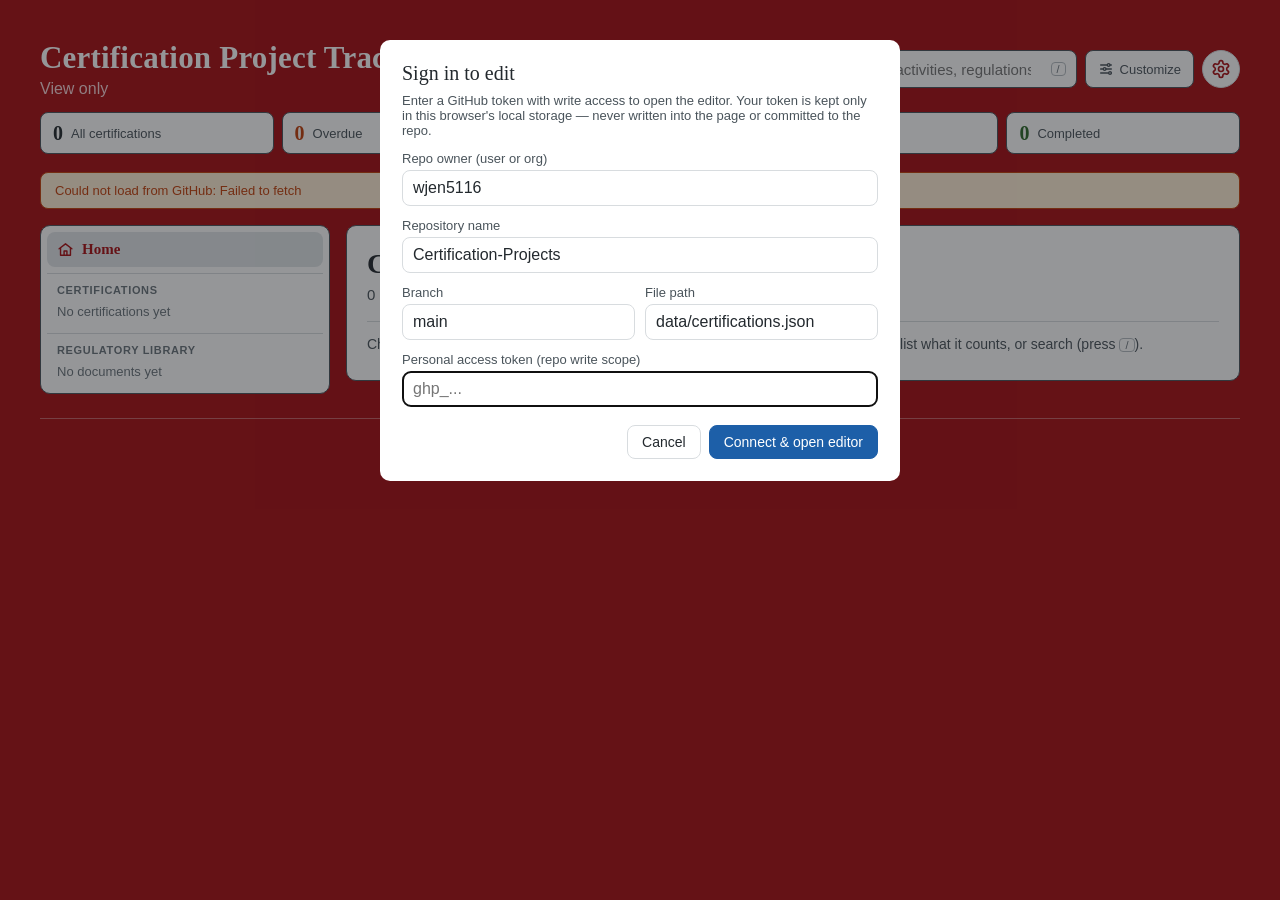
<file: admin/project-management.html>
<!DOCTYPE html>
<html lang="en">
<head>
<meta charset="UTF-8">
<meta name="viewport" content="width=device-width, initial-scale=1">
<title>Certification Project Tracker — Editor</title>
<link rel="stylesheet" href="../assets/tracker.css?v=2.5.0">
</head>
<body>
<div class="wrap">
  <header class="page-head">
    <div class="brand">
      <h1><a class="brand-link" href="#" onclick="goHome(); return false;">Certification Project Tracker</a></h1>
    </div>
    <div class="head-tools">
      <div class="search-wrap" role="search">
        <label class="search-box">
          <svg viewBox="0 0 24 24" fill="none" stroke="currentColor" stroke-width="2" stroke-linecap="round" aria-hidden="true"><circle cx="11" cy="11" r="7"/><path d="M20 20l-3.5-3.5"/></svg>
          <input id="search-input" type="search" placeholder="Search customers, SNs, activities, regulations" aria-label="Search the tracker" autocomplete="off" aria-controls="search-suggest" aria-expanded="false">
          <kbd aria-hidden="true">/</kbd>
        </label>
        <div class="search-suggest" id="search-suggest" role="listbox" aria-label="Your frequent searches" hidden></div>
      </div>
      <span id="summary-tools"></span>
      <button class="icon-btn" id="admin-btn" type="button" title="Admin" aria-label="Admin"><svg viewBox="0 0 24 24" width="22" height="22" fill="none" stroke="currentColor" stroke-width="2" stroke-linecap="round" stroke-linejoin="round" aria-hidden="true"><path d="M12.22 2h-.44a2 2 0 0 0-2 2v.18a2 2 0 0 1-1 1.73l-.43.25a2 2 0 0 1-2 0l-.15-.08a2 2 0 0 0-2.73.73l-.22.38a2 2 0 0 0 .73 2.73l.15.1a2 2 0 0 1 1 1.72v.51a2 2 0 0 1-1 1.74l-.15.09a2 2 0 0 0-.73 2.73l.22.38a2 2 0 0 0 2.73.73l.15-.08a2 2 0 0 1 2 0l.43.25a2 2 0 0 1 1 1.73V20a2 2 0 0 0 2 2h.44a2 2 0 0 0 2-2v-.18a2 2 0 0 1 1-1.73l.43-.25a2 2 0 0 1 2 0l.15.08a2 2 0 0 0 2.73-.73l.22-.39a2 2 0 0 0-.73-2.73l-.15-.08a2 2 0 0 1-1-1.74v-.5a2 2 0 0 1 1-1.74l.15-.09a2 2 0 0 0 .73-2.73l-.22-.38a2 2 0 0 0-2.73-.73l-.15.08a2 2 0 0 1-2 0l-.43-.25a2 2 0 0 1-1-1.73V4a2 2 0 0 0-2-2z"/><circle cx="12" cy="12" r="3"/></svg></button>
    </div>
  </header>

  <div id="tab-note" class="sync-banner info tab-note" role="status" style="display:none;">The editor is also open in another tab. Changes saved in one tab show up in the other straight away.</div>

  <div class="summary-area">
    <div class="summary" id="summary" aria-label="Summary"></div>
    <div class="summary-note" id="summary-note"></div>
  </div>

  <div id="sync-banner" class="sync-banner" style="display:none;"></div>

  <div id="list"><div class="loading">Loading&hellip;</div></div>
  <div class="version-footer"><a href="../changelog.html" title="Change log">v2.5.0</a></div>
</div>

<div class="modal-bg" id="modal-bg">
  <div class="modal">
    <h3 id="modal-title">Add certification</h3>
    <input type="hidden" id="edit-id">
    <div class="field">
      <label for="f-name">Certification / project name<span class="mode-tag" id="name-mode">Automatic</span></label>
      <input id="f-name">
      <div class="field-hint">Built from authority, level, aircraft and SIM model. Type to override; clear to go back to automatic.</div>
      <div class="err" id="err-name">Enter a name, or fill in the authority, level or aircraft.</div>
    </div>
    <div class="field-row">
      <div class="field">
        <label for="f-customer">Customer</label>
        <input id="f-customer" placeholder="e.g. Acme Corp">
      </div>
      <div class="field">
        <label for="f-simlocation">SIM location</label>
        <input id="f-simlocation" placeholder="e.g. Phoenix, AZ, USA">
      </div>
    </div>
    <div class="field-row">
      <div class="field">
        <label for="f-authority">Regulatory authority</label>
        <input id="f-authority" placeholder="e.g. FCC, CE, FDA">
      </div>
      <div class="field">
        <label for="f-country">Certifying country</label>
        <input id="f-country" placeholder="e.g. Qatar">
      </div>
    </div>
    <div class="field-row">
      <div class="field">
        <label for="f-level">Certification level</label>
        <input id="f-level" placeholder="e.g. FNPT II, FTD Level 5">
      </div>
      <div class="field">
        <label for="f-aircraft">Aircraft type</label>
        <input id="f-aircraft" placeholder="e.g. Piper PA-28-181 Archer">
      </div>
    </div>
    <div class="field-row">
      <div class="field">
        <label for="f-serial">SIM serial number</label>
        <input id="f-serial" placeholder="e.g. R-MCX-100251">
      </div>
      <div class="field">
        <label for="f-model">SIM model<span class="mode-tag" id="model-mode" style="display:none;"></span></label>
        <input id="f-model" placeholder="e.g. MCX">
      </div>
    </div>
    <div class="field-row">
      <div class="field">
        <label for="f-contact-name">Contact name</label>
        <input id="f-contact-name" placeholder="e.g. Jane Smith">
      </div>
      <div class="field">
        <label for="f-contact-email">Contact email</label>
        <input id="f-contact-email" type="email" placeholder="e.g. jane@customer.com">
      </div>
    </div>
    <div class="field-row">
      <div class="field">
        <label for="f-date">Due date</label>
        <input id="f-date" type="date">
      </div>
    </div>
    <div class="modal-actions">
      <button id="cancel-btn">Cancel</button>
      <button class="btn-primary" id="save-btn">Save</button>
    </div>
  </div>
</div>

<div class="modal-bg" id="confirm-modal-bg">
  <div class="modal" role="alertdialog" aria-modal="true" aria-labelledby="confirm-title" aria-describedby="confirm-body">
    <h3 id="confirm-title">Delete this certification?</h3>
    <div id="confirm-body"></div>
    <div class="modal-actions">
      <button id="confirm-cancel-btn">Cancel</button>
      <button class="btn-danger" id="confirm-delete-btn"><svg viewBox="0 0 24 24" fill="none" stroke="currentColor" stroke-width="2" stroke-linecap="round" stroke-linejoin="round" aria-hidden="true"><path d="M4 7h16M10 11v6M14 11v6M5 7l1 12a2 2 0 0 0 2 2h8a2 2 0 0 0 2-2l1-12M9 7V4h6v3"/></svg>Delete certification</button>
    </div>
  </div>
</div>

<div class="modal-bg" id="changelog-modal-bg">
  <div class="modal">
    <h3 id="changelog-modal-title">Add change log entry</h3>
    <input type="hidden" id="changelog-cert-id">
    <input type="hidden" id="changelog-edit-id">
    <div class="field">
      <label for="l-date">Date</label>
      <input id="l-date" type="date">
    </div>
    <div class="field">
      <label for="l-text">Entry</label>
      <textarea id="l-text" placeholder="e.g. Document updated: MQTG v1.3"></textarea>
      <div class="err" id="changelog-err" style="display:none;"></div>
    </div>
    <div class="modal-actions">
      <button id="changelog-cancel-btn">Cancel</button>
      <button class="btn-primary" id="changelog-save-btn">Save</button>
    </div>
  </div>
</div>

<div class="modal-bg" id="activity-modal-bg">
  <div class="modal">
    <h3 id="activity-modal-title">Add activity</h3>
    <input type="hidden" id="activity-cert-id">
    <input type="hidden" id="activity-edit-id">
    <div class="field">
      <label for="a-description">Description</label>
      <textarea id="a-description" placeholder="What needs to happen"></textarea>
      <div class="err" id="activity-err" style="display:none;">Enter a description.</div>
    </div>
    <div class="field-row">
      <div class="field">
        <label for="a-status">Status</label>
        <select id="a-status">
          <option value="Not Started">Not Started</option>
          <option value="In Progress">In Progress</option>
          <option value="Waiting">Waiting</option>
          <option value="Complete">Complete</option>
        </select>
      </div>
      <div class="field">
        <label for="a-due">Due date</label>
        <input id="a-due" type="date">
      </div>
    </div>
    <div class="modal-actions">
      <button id="activity-cancel-btn">Cancel</button>
      <button class="btn-primary" id="activity-save-btn">Save</button>
    </div>
  </div>
</div>

<div class="modal-bg" id="document-modal-bg">
  <div class="modal">
    <h3 id="document-modal-title">Add document</h3>
    <input type="hidden" id="document-cert-id">
    <input type="hidden" id="document-edit-id">
    <div class="field">
      <label for="d-name">Document name</label>
      <input id="d-name" placeholder="e.g. MQTG v1.1.docx">
      <div class="err" id="document-err" style="display:none;">Enter a document name.</div>
    </div>
    <div class="field">
      <label for="d-url">Download URL (optional)</label>
      <input id="d-url" placeholder="e.g. https://drive.google.com/file/d/...">
    </div>
    <div class="field">
      <label for="d-location">Document location (network path or a Google Drive link)</label>
      <input id="d-location" placeholder="e.g. G:\Shared drives\Certification\... or https://drive.google.com/...">
    </div>
    <div class="modal-actions">
      <button id="document-cancel-btn">Cancel</button>
      <button class="btn-primary" id="document-save-btn">Save</button>
    </div>
  </div>
</div>

<div class="modal-bg" id="lib-modal-bg">
  <div class="modal">
    <h3 id="lib-modal-title">Add document</h3>
    <input type="hidden" id="lib-edit-id">
    <div class="field-row">
      <div class="field">
        <label for="l-authority">Authority</label>
        <input id="l-authority" list="l-authorities" placeholder="e.g. FAA, EASA, UK CAA">
        <datalist id="l-authorities"></datalist>
      </div>
      <div class="field">
        <label for="l-title">Title</label>
        <input id="l-title" placeholder="e.g. CS-FSTD(A)">
      </div>
    </div>
    <div class="field">
      <label for="l-full">Full title</label>
      <input id="l-full" placeholder="e.g. Certification Specifications for Aeroplane Flight Simulation Training Devices">
    </div>
    <div class="field-row">
      <div class="field">
        <label for="l-revision">Issue or revision</label>
        <input id="l-revision" placeholder="e.g. Issue 2">
      </div>
      <div class="field">
        <label for="l-asof">Copy as of</label>
        <input id="l-asof" type="date">
      </div>
    </div>
    <div class="field">
      <label for="l-file">PDF file name</label>
      <input id="l-file" placeholder="e.g. EASA-CS-FSTD-A-Issue-2.pdf">
      <div class="field-hint">Upload the PDF to the repo's regs/ folder, then enter its file name here. Saving builds its search index.</div>
    </div>
    <div class="field">
      <label for="l-url">Official source link</label>
      <input id="l-url" type="url" placeholder="https://">
    </div>
    <div class="err" id="lib-err">Authority, title and PDF file name are required.</div>
    <div class="modal-actions">
      <button id="lib-cancel-btn" type="button">Cancel</button>
      <button class="btn-primary" id="lib-save-btn" type="button">Save</button>
    </div>
  </div>
</div>

<div class="modal-bg" id="admin-modal-bg">
  <div class="modal">
    <h3>Admin</h3>
    <div class="admin-section">
      <h4>Search history</h4>
      <p>Each person's suggested searches come from their own search history, kept in their browser. Clearing it here starts everyone fresh the next time they open the tracker.</p>
      <button class="btn-danger" id="admin-clear-btn" type="button">Clear everyone's search history</button>
      <p class="muted" id="admin-reset-date" style="margin-top:8px;"></p>
    </div>
    <div class="admin-section">
      <h4>Most searched (your searches in the editor)</h4>
      <p>Collected to build a shared suggested-searches list in a future update.</p>
      <div id="admin-tally"></div>
    </div>
    <div class="modal-actions">
      <button class="btn-primary" id="admin-close-btn" type="button">Close</button>
    </div>
  </div>
</div>

<script>window.TRACKER_EDITOR = true;</script>
<script src="../assets/tracker.js?v=2.5.0"></script>
<script>
// Editor: everything specific to editing. Shared code is in ../assets/tracker.js.

let addingComment = false;

let saving = false;
let localVersion = 0;
let ghConfig = null;

// Sign-in lives on the view-only page (../index.html, one folder up); send the user there when
// there are no saved credentials or GitHub rejects them.
function redirectToSignIn(reason){
  location.replace('../index.html?settings=1' + (reason ? '&reason=' + encodeURIComponent(reason) : '') + location.hash);
}

// UTF-8 safe base64 encode/decode
function b64EncodeUtf8(str){
  return btoa(unescape(encodeURIComponent(str)));
}

// =====================================================================
// GitHub writes (editor only)
// =====================================================================
// Writes a file to the repo and returns its new SHA. sha = the version being replaced (null for a new file).
async function ghWriteFile(path, text, sha, message){
  const body = {message, content: b64EncodeUtf8(text), branch: ghConfig.branch};
  if(sha) body.sha = sha;
  const res = await fetch(ghApiUrl(path), {
    method: 'PUT',
    headers: {...ghHeaders(), 'Content-Type': 'application/json'},
    body: JSON.stringify(body)
  });
  if(!res.ok){
    const errBody = await res.text();
    if(res.status === 401 || res.status === 403){
      throw new Error('GitHub rejected the saved token. <a href="../index.html?settings=1&reason=rejected">Reconnect from the view-only page</a>, then try again.');
    }
    if(res.status === 409){
      throw new Error('Conflict: the file changed on GitHub since last load. Refresh the page to get the latest version before saving again.');
    }
    throw new Error(`GitHub write failed (${res.status}): ${errBody.slice(0, 300)}`);
  }
  return (await res.json()).content.sha;
}

// SHA of a file in the repo, or null if it doesn't exist (works for large files too).
async function ghFileSha(path){
  const res = await fetch(ghApiUrl(path) + `?ref=${encodeURIComponent(ghConfig.branch)}`, {
    headers: {...ghHeaders(), 'Accept': 'application/vnd.github.object+json'}, cache: 'no-cache'
  });
  if(res.status === 404) return null;
  if(!res.ok) throw new Error(`GitHub read failed (${res.status})`);
  return (await res.json()).sha;
}

async function writeToGitHub(data, message){
  currentSha = await ghWriteFile(ghConfig.path, JSON.stringify(data, null, 2), currentSha, message || 'Update certification tracker data');
}

async function writeLibrary(message){
  library.searchTally = mergedTally();
  librarySha = await ghWriteFile(libraryPath(), JSON.stringify(library, null, 2), librarySha, message);
  clearPendingTally();
}

async function persistLibrary(message, successText){
  saving = true;
  try{
    showBanner('info', 'Saving to GitHub&hellip;');
    await writeLibrary(message);
    broadcastSaved();
    showBanner('success', successText || 'Saved to GitHub.');
    setTimeout(hideBanner, 2000);
    return true;
  }catch(e){
    const msg = e.message.startsWith('GitHub rejected the saved token.') ? e.message : escapeHtml(e.message);
    showBanner('error', 'Save failed: ' + msg);
    return false;
  }finally{
    saving = false;
  }
}

// =====================================================================
// Regulatory library: add, edit, delete, and build each document's search index
// =====================================================================
function slugify(s){
  return String(s || '').toLowerCase().replace(/[^a-z0-9]+/g, '-').replace(/^-+|-+$/g, '').slice(0, 60) || 'doc';
}

function openLibraryModal(docId){
  const d = docId ? libraryDoc(docId) : null;
  document.getElementById('lib-modal-title').textContent = d ? 'Edit document' : 'Add document';
  document.getElementById('lib-edit-id').value = d ? d.id : '';
  const set = (id, v) => { document.getElementById(id).value = v || ''; };
  set('l-authority', d && d.authority);
  set('l-title', d && d.title);
  set('l-full', d && d.fullTitle);
  set('l-revision', d && d.revision);
  set('l-asof', d && d.asOf);
  set('l-file', d && d.file);
  set('l-url', d && d.officialUrl);
  document.getElementById('l-authorities').innerHTML = libraryAuthorities().map(a => `<option value="${escapeHtml(a)}">`).join('');
  document.getElementById('lib-err').style.display = 'none';
  document.getElementById('lib-modal-bg').classList.add('open');
  document.getElementById(d ? 'l-title' : 'l-authority').focus();
}

function closeLibraryModal(){
  document.getElementById('lib-modal-bg').classList.remove('open');
}

async function saveLibraryDoc(){
  const val = id => document.getElementById(id).value.trim();
  const entry = {
    authority: val('l-authority'), title: val('l-title'), fullTitle: val('l-full'), revision: val('l-revision'),
    asOf: /^\d{4}-\d{2}-\d{2}$/.test(val('l-asof')) ? val('l-asof') : '',
    file: val('l-file').replace(/^.*\//, ''), officialUrl: val('l-url')
  };
  if(!entry.authority || !entry.title || !entry.file){
    document.getElementById('lib-err').style.display = 'block';
    return;
  }
  if(entry.officialUrl && !/^https?:\/\//i.test(entry.officialUrl)) entry.officialUrl = 'https://' + entry.officialUrl;
  const editId = document.getElementById('lib-edit-id').value;
  let doc;
  if(editId){
    doc = libraryDoc(editId);
    const fileChanged = doc.file !== entry.file;
    Object.assign(doc, entry);
    if(fileChanged){ doc.indexed = false; doc.pages = 0; }
  }else{
    let id = slugify(entry.authority + ' ' + entry.title + ' ' + entry.revision), n = 2;
    while(libraryDoc(id)) id = slugify(entry.authority + ' ' + entry.title + ' ' + entry.revision) + '-' + (n++);
    doc = {id, ...entry, indexed: false, pages: 0};
    library.documents.push(doc);
  }
  closeLibraryModal();
  expandedAuthorities.add(doc.authority);
  if(!await persistLibrary(`Library: ${editId ? 'update' : 'add'} ${docTitle(doc)}`)) return;
  navigate({type: 'reg', id: doc.id, page: 1});
  if(!doc.indexed) rebuildIndex(doc.id);
}

async function deleteLibraryDoc(id){
  const d = libraryDoc(id);
  if(!d || !confirm(`Remove ${docTitle(d)} from the library?\n\nThe PDF itself stays in the repo's regs/ folder; delete it there if you no longer need it.`)) return;
  library.documents = library.documents.filter(x => x.id !== id);
  delete regIndex[id];
  delete regIndexRaw[id];
  if(!await persistLibrary(`Library: remove ${docTitle(d)}`, 'Removed from the library.')) return;
  // Tidy up its search index (best effort).
  try{
    const path = 'regs/index/' + id + '.json';
    const sha = await ghFileSha(path);
    if(sha){
      await fetch(ghApiUrl(path), {method: 'DELETE', headers: {...ghHeaders(), 'Content-Type': 'application/json'},
        body: JSON.stringify({message: `Library: remove search index for ${docTitle(d)}`, sha, branch: ghConfig.branch})});
    }
  }catch(e){}
  goHome();
}

// Reads the PDF's text page by page with PDF.js (Mozilla's PDF reader) and saves it as
// regs/index/<id>.json, which the search uses.
const PDFJS_URL = 'https://cdnjs.cloudflare.com/ajax/libs/pdf.js/3.11.174/pdf.min.js';
let pdfjsReady = null;

function loadPdfJs(){
  if(window.pdfjsLib) return Promise.resolve(window.pdfjsLib);
  if(!pdfjsReady){
    pdfjsReady = new Promise((resolve, reject) => {
      const s = document.createElement('script');
      s.src = PDFJS_URL;
      s.onload = () => {
        window.pdfjsLib.GlobalWorkerOptions.workerSrc = PDFJS_URL.replace('pdf.min.js', 'pdf.worker.min.js');
        resolve(window.pdfjsLib);
      };
      s.onerror = () => { pdfjsReady = null; reject(new Error('Could not load the PDF reader. Check your connection and try again.')); };
      document.head.appendChild(s);
    });
  }
  return pdfjsReady;
}

async function rebuildIndex(id){
  const d = libraryDoc(id);
  if(!d) return;
  saving = true;
  try{
    showBanner('info', `Building the search index for ${escapeHtml(docTitle(d))}&hellip;`);
    const pdfjs = await loadPdfJs();
    const res = await fetch(SITE_ROOT + 'regs/' + encodeURIComponent(d.file), {cache: 'no-cache'});
    if(!res.ok) throw new Error(`regs/${d.file} wasn't found on the site yet. Upload the PDF to the repo's regs/ folder, wait a minute for GitHub Pages to update, then click Rebuild search index.`);
    const pdf = await pdfjs.getDocument({data: new Uint8Array(await res.arrayBuffer())}).promise;
    const pages = [];
    for(let p = 1; p <= pdf.numPages; p++){
      const page = await pdf.getPage(p);
      const content = await page.getTextContent();
      pages.push(content.items.map(it => it.str).join(' ').replace(/\s+/g, ' ').trim());
      if(p % 10 === 0) showBanner('info', `Building the search index for ${escapeHtml(docTitle(d))}: page ${p} of ${pdf.numPages}&hellip;`);
    }
    const path = 'regs/index/' + d.id + '.json';
    await ghWriteFile(path, JSON.stringify({id: d.id, pages}), await ghFileSha(path), `Library: search index for ${docTitle(d)}`);
    d.pages = pdf.numPages;
    d.indexed = true;
    delete regIndex[d.id];
    delete regIndexRaw[d.id];
    await writeLibrary(`Library: ${docTitle(d)} indexed`);
    broadcastSaved();
    showBanner('success', `Search index built: ${countLabel(pdf.numPages, 'page', 'pages')}. It can take a minute for GitHub Pages to publish it.`);
    setTimeout(hideBanner, 5000);
  }catch(e){
    showBanner('error', 'Search index not built: ' + (e.message.startsWith('GitHub rejected') ? e.message : escapeHtml(e.message)));
  }finally{
    saving = false;
    lastDetailHtml = null;
    render();
  }
}

// =====================================================================
// Search tally (editor only): your searches are counted in data/library.json, to build a shared
// suggested-searches list in a future update. Saved with your next save, or at most once an hour.
// =====================================================================
const TALLY_KEY = 'cert-tracker-search-tally-pending';
const TALLY_FLUSH_MS = 60 * 60 * 1000;

function pendingTally(){
  try{ return JSON.parse(localStorage.getItem(TALLY_KEY) || 'null') || {terms: {}, since: Date.now()}; }catch(e){ return {terms: {}, since: Date.now()}; }
}

function tallySearch(term){
  const p = pendingTally();
  if(!Object.keys(p.terms).length) p.since = Date.now();
  p.terms[term] = (p.terms[term] || 0) + 1;
  try{ localStorage.setItem(TALLY_KEY, JSON.stringify(p)); }catch(e){}
}

function mergedTally(){
  const merged = {...(library.searchTally || {})};
  Object.entries(pendingTally().terms).forEach(([k, n]) => { merged[k] = (merged[k] || 0) + n; });
  return merged;
}

function clearPendingTally(){
  try{ localStorage.removeItem(TALLY_KEY); }catch(e){}
}

async function flushTallyIfDue(){
  const p = pendingTally();
  if(!Object.keys(p.terms).length || saving || !libraryLoaded) return;
  if(Date.now() - (p.since || 0) < TALLY_FLUSH_MS) return;
  try{ await writeLibrary('Library: search tally'); }catch(e){ /* try again later */ }
}
setInterval(flushTallyIfDue, 5 * 60 * 1000);

// ---- Admin panel (gear in the header) ----
function openAdmin(){
  const top = Object.entries(mergedTally()).sort((a, b) => b[1] - a[1]).slice(0, 10);
  document.getElementById('admin-tally').innerHTML = top.length
    ? `<ol class="tally-list">${top.map(([t, n]) => `<li>${escapeHtml(t)} <span class="muted">(${n})</span></li>`).join('')}</ol>`
    : '<p class="muted">No searches counted yet.</p>';
  document.getElementById('admin-reset-date').textContent = library.searchResetAt ? 'Last cleared ' + new Date(library.searchResetAt).toLocaleString() : '';
  document.getElementById('admin-modal-bg').classList.add('open');
}

function closeAdmin(){
  document.getElementById('admin-modal-bg').classList.remove('open');
}

async function clearAllSearchHistory(){
  if(!confirm("Clear everyone's search history?\n\nEach person's suggested searches start fresh the next time they open the tracker. The search tally used for future shared suggestions is kept.")) return;
  library.searchResetAt = new Date().toISOString();
  try{ localStorage.removeItem(SEARCH_HISTORY_KEY); }catch(e){}
  closeAdmin();
  await persistLibrary('Library: clear search history', "Everyone's search history has been cleared.");
}

async function persist(){
  if(!ghConfig){
    showBanner('error', 'Not connected to GitHub. <a href="../index.html?settings=1">Connect from the view-only page</a>.');
    return;
  }
  saving = true;
  localVersion++;
  try{
    showBanner('info', 'Saving to GitHub&hellip;');
    await writeToGitHub(certs);
    // Search tally waiting to be saved goes along with this save.
    if(libraryLoaded && Object.keys(pendingTally().terms).length){ try{ await writeLibrary('Library: search tally'); }catch(e){} }
    broadcastSaved();
    showBanner('success', 'Saved to GitHub.');
    setTimeout(hideBanner, 2000);
  }catch(e){
    const msg = e.message.startsWith('GitHub rejected the saved token.') ? e.message : escapeHtml(e.message);
    showBanner('error', 'Save failed: ' + msg);
  }finally{
    saving = false;
  }
}

async function load(){
  ghConfig = loadSettings();
  if(!ghConfig || !ghConfig.owner || !ghConfig.repo || !ghConfig.token){
    redirectToSignIn();
    return;
  }
  try{
    showBanner('info', 'Loading from GitHub&hellip;');
    const remote = await fetchFromGitHub();
    let needsResave = false;
    if(remote === null){
      // First time: start an empty data file.
      certs = [];
      currentSha = null;
      needsResave = true;
    }else{
      certs = remote;
    }
    certs.forEach((c, ci) => {
      if(c.primaryContact !== undefined && c.contactName === undefined && c.contactEmail === undefined){
        const sc = splitContact(c.primaryContact);
        c.contactName = sc.name;
        c.contactEmail = sc.email;
        delete c.primaryContact;
        needsResave = true;
      }
      if(!Array.isArray(c.activityLog)) c.activityLog = [];
      const today = new Date().toISOString().slice(0,10);
      // Migrate legacy {date, text} activity entries to the new shape.
      c.activityLog.forEach((a, idx) => {
        if(a.description === undefined){
          c.activityLog[idx] = {
            id: a.id || ('a' + Date.now() + ci + idx),
            description: a.text || '',
            status: 'Complete',
            dateCreated: a.date || today,
            dateDue: '',
            dateUpdated: a.date || today,
            dateCompleted: a.date || today
          };
          needsResave = true;
        }else{
          if(!a.id){ a.id = 'a' + Date.now() + ci + idx; needsResave = true; }
          if(!a.status){ a.status = 'Complete'; needsResave = true; }
          if(a.status === 'Pending'){ a.status = 'Not Started'; needsResave = true; }
          if(a.status === 'Complete' && !a.dateCompleted){
            a.dateCompleted = a.dateUpdated || a.dateCreated || today;
            needsResave = true;
          }
        }
      });
      // Fold any leftover "Next task" text into a new Not Started activity.
      if(c.change && c.change.trim()){
        c.activityLog.push({
          id: 'a' + Date.now() + ci + '-migrated',
          description: c.change.trim(),
          status: 'Not Started',
          dateCreated: today,
          dateDue: '',
          dateUpdated: today
        });
        c.change = '';
        needsResave = true;
      }
      if(!Array.isArray(c.docChangeLog)){ c.docChangeLog = []; needsResave = true; }
      c.docChangeLog.forEach((e, ei) => {
        if(!e.id){ e.id = 'l' + Date.now() + ci + '-' + ei; needsResave = true; }
      });
      if(Array.isArray(c.docs)){
        const normalized = c.docs.map(d => typeof d === 'string' ? {name: d, url: ''} : d);
        const isDifferent = normalized.some((d, i) => typeof c.docs[i] === 'string');
        if(isDifferent){ c.docs = normalized; needsResave = true; }
        c.docs.forEach((d, di) => {
          if(!d.id){ d.id = 'd' + Date.now() + ci + di; needsResave = true; }
        });
      }else{
        c.docs = [];
        needsResave = true;
      }
    });
    if(needsResave){
      showBanner('info', remote === null ? 'No data file found yet \u2014 creating one&hellip;' : 'Updating data format&hellip;');
      await writeToGitHub(certs, remote === null ? 'Initialize certification tracker data' : 'Update tracker data format');
      showBanner('success', remote === null ? 'Created data file in your repo.' : 'Data updated.');
      setTimeout(hideBanner, 2500);
    }else{
      hideBanner();
    }
  }catch(e){
    if(e.status === 401 || e.status === 403){
      redirectToSignIn('rejected');
      return;
    }
    showBanner('error', 'Could not load from GitHub: ' + escapeHtml(e.message));
    certs = [];
  }
  render();
  loadLibrary();
}

let logIdCounter = 0;
function newLogId(){
  return 'l' + Date.now() + '-' + (logIdCounter++);
}

function nowTime(){
  return new Date().toLocaleTimeString(undefined, {hour:'numeric', minute:'2-digit'});
}

async function addComment(certId, activityId){
  if(addingComment) return;
  const box = document.getElementById('cmt-' + activityId);
  const text = box ? box.value.trim() : '';
  if(!text){
    const err = document.getElementById('cmt-err-' + activityId);
    if(err) err.style.display = 'block';
    return;
  }
  const c = certs.find(x => x.id === certId);
  const a = c && Array.isArray(c.activityLog) ? c.activityLog.find(x => x.id === activityId) : null;
  if(!a) return;
  if(!Array.isArray(a.comments)) a.comments = [];
  a.comments.push({
    id: 'k' + Date.now(),
    text,
    date: new Date().toISOString().slice(0,10),
    time: nowTime()
  });
  delete commentDrafts[certId + '|' + activityId];
  openThreads.add(activityId);
  addingComment = true;
  try{ await persist(); }finally{ addingComment = false; }
  render();
}

async function deleteComment(certId, activityId, commentId){
  if(!confirm('Delete this comment? This can\'t be undone.')) return;
  const c = certs.find(x => x.id === certId);
  const a = c && Array.isArray(c.activityLog) ? c.activityLog.find(x => x.id === activityId) : null;
  if(!a || !Array.isArray(a.comments)) return;
  a.comments = a.comments.filter(cm => cm.id !== commentId);
  await persist();
  render();
}

function openActivityModal(certId, activityId){
  document.getElementById('activity-err').style.display = 'none';
  document.getElementById('activity-cert-id').value = certId;
  document.getElementById('activity-edit-id').value = activityId || '';
  const title = document.getElementById('activity-modal-title');
  if(activityId){
    const c = certs.find(x => x.id === certId);
    const a = c && Array.isArray(c.activityLog) ? c.activityLog.find(x => x.id === activityId) : null;
    title.textContent = 'Edit activity';
    document.getElementById('a-description').value = a ? a.description : '';
    document.getElementById('a-status').value = a ? activityStatusLabel(a.status) : 'Not Started';
    document.getElementById('a-due').value = a ? (a.dateDue || '') : '';
  }else{
    title.textContent = 'Add activity';
    document.getElementById('a-description').value = '';
    document.getElementById('a-status').value = 'Not Started';
    document.getElementById('a-due').value = '';
  }
  document.getElementById('activity-modal-bg').classList.add('open');
  document.getElementById('activity-modal-bg').style.display = 'flex';
  document.getElementById('a-description').focus();
}

function closeActivityModal(){
  document.getElementById('activity-modal-bg').classList.remove('open');
  document.getElementById('activity-modal-bg').style.display = 'none';
}

async function saveActivityEntry(){
  const description = document.getElementById('a-description').value.trim();
  if(!description){
    document.getElementById('activity-err').style.display = 'block';
    return;
  }
  const certId = document.getElementById('activity-cert-id').value;
  const activityId = document.getElementById('activity-edit-id').value;
  const today = new Date().toISOString().slice(0,10);
  const nowT = nowTime();
  const status = document.getElementById('a-status').value || 'Not Started';
  const dateDueRaw = document.getElementById('a-due').value;
  const dateDue = /^\d{4}-\d{2}-\d{2}$/.test(dateDueRaw) ? dateDueRaw : '';

  const c = certs.find(x => x.id === certId);
  if(!c) return;
  if(!Array.isArray(c.activityLog)) c.activityLog = [];

  if(activityId){
    const idx = c.activityLog.findIndex(x => x.id === activityId);
    if(idx > -1){
      const prevEntry = c.activityLog[idx];
      let dateCompleted = prevEntry.dateCompleted || '';
      let timeCompleted = prevEntry.timeCompleted || '';
      if(status === 'Complete' && !dateCompleted){ dateCompleted = today; timeCompleted = nowT; }
      if(status !== 'Complete'){ dateCompleted = ''; timeCompleted = ''; }
      const comments = Array.isArray(prevEntry.comments) ? [...prevEntry.comments] : [];
      if(prevEntry.status === 'Complete' && status !== 'Complete'){
        const note = reopenNote(prevEntry);
        if(note) comments.push(note);
      }
      // Waiting since: the day an activity was set to Waiting (kept while it stays Waiting).
      const waitingSince = status === 'Waiting' ? (prevEntry.status === 'Waiting' && prevEntry.waitingSince ? prevEntry.waitingSince : today) : '';
      c.activityLog[idx] = {
        ...prevEntry,
        description, status, dateDue, waitingSince,
        dateUpdated: today,
        timeUpdated: nowT,
        dateCompleted,
        timeCompleted,
        comments
      };
    }
  }else{
    c.activityLog.push({
      id: 'a' + Date.now(),
      description, status, dateDue,
      waitingSince: status === 'Waiting' ? today : '',
      dateCreated: today,
      timeCreated: nowT,
      dateUpdated: today,
      timeUpdated: nowT,
      dateCompleted: status === 'Complete' ? today : '',
      timeCompleted: status === 'Complete' ? nowT : ''
    });
  }
  // Open the group the activity is now in (except Completed, which stays folded away).
  if(status !== 'Complete') openActivityGroups.add(activityGroupKey(certId, activityStatusLabel(status)));
  await persist();
  closeActivityModal();
  render();
}

// ---- Reopening a completed activity ----
// Adds an automatic comment so the earlier completion isn't lost.
function reopenNote(a){
  if(!a.dateCompleted) return null;
  return {
    id: 'k' + Date.now() + Math.floor(Math.random() * 1000),
    text: `Reopened (was completed ${fmtDate(a.dateCompleted)})`,
    date: new Date().toISOString().slice(0,10),
    time: nowTime()
  };
}

async function reopenActivity(certId, activityId){
  const c = certs.find(x => x.id === certId);
  if(!c || !Array.isArray(c.activityLog)) return;
  const a = c.activityLog.find(x => x.id === activityId);
  if(!a) return;
  const note = reopenNote(a);
  if(note){
    if(!Array.isArray(a.comments)) a.comments = [];
    a.comments.push(note);
  }
  const today = new Date().toISOString().slice(0,10);
  a.status = 'In Progress';
  a.waitingSince = '';
  a.dateUpdated = today;
  a.timeUpdated = nowTime();
  a.dateCompleted = '';
  a.timeCompleted = '';
  // Show it where it has moved to.
  openActivityGroups.add(activityGroupKey(certId, 'In Progress'));
  await persist();
  render();
}

async function markActivityComplete(certId, activityId){
  const c = certs.find(x => x.id === certId);
  if(!c || !Array.isArray(c.activityLog)) return;
  const a = c.activityLog.find(x => x.id === activityId);
  if(!a) return;
  const today = new Date().toISOString().slice(0,10);
  const nowT = nowTime();
  a.status = 'Complete';
  a.waitingSince = '';
  a.dateUpdated = today;
  a.timeUpdated = nowT;
  a.dateCompleted = today;
  a.timeCompleted = nowT;
  await persist();
  render();
}

async function deleteActivity(certId, activityId){
  const c = certs.find(x => x.id === certId);
  if(!c || !Array.isArray(c.activityLog)) return;
  c.activityLog = c.activityLog.filter(a => a.id !== activityId);
  await persist();
  render();
}

function openChangeLogModal(certId, entryId){
  document.getElementById('changelog-err').style.display = 'none';
  document.getElementById('changelog-cert-id').value = certId;
  document.getElementById('changelog-edit-id').value = entryId || '';
  const c = certs.find(x => x.id === certId);
  const e = entryId && c && Array.isArray(c.docChangeLog) ? c.docChangeLog.find(x => x.id === entryId) : null;
  document.getElementById('changelog-modal-title').textContent = e ? 'Edit change log entry' : 'Add change log entry';
  document.getElementById('l-date').value = e ? (e.date || '') : new Date().toISOString().slice(0,10);
  document.getElementById('l-text').value = e ? (e.text || '') : '';
  document.getElementById('changelog-modal-bg').classList.add('open');
  document.getElementById('l-text').focus();
}

function closeChangeLogModal(){
  document.getElementById('changelog-modal-bg').classList.remove('open');
}

async function saveChangeLogEntry(){
  const text = document.getElementById('l-text').value.trim();
  const date = document.getElementById('l-date').value;
  const err = document.getElementById('changelog-err');
  if(!/^\d{4}-\d{2}-\d{2}$/.test(date)){ err.textContent = 'Enter a date.'; err.style.display = 'block'; return; }
  if(!text){ err.textContent = 'Enter the change log text.'; err.style.display = 'block'; return; }
  const c = certs.find(x => x.id === document.getElementById('changelog-cert-id').value);
  if(!c) return;
  if(!Array.isArray(c.docChangeLog)) c.docChangeLog = [];
  const entryId = document.getElementById('changelog-edit-id').value;
  if(entryId){
    const e = c.docChangeLog.find(x => x.id === entryId);
    if(e){
      // A recorded time only makes sense for the original date
      if(e.date !== date){ delete e.time; }
      e.date = date;
      e.text = text;
    }
  }else{
    c.docChangeLog.push({id: newLogId(), date, ts: Date.now(), text});
  }
  await persist();
  closeChangeLogModal();
  render();
}

async function deleteChangeLogEntry(certId, entryId){
  const c = certs.find(x => x.id === certId);
  if(!c || !Array.isArray(c.docChangeLog)) return;
  const e = c.docChangeLog.find(x => x.id === entryId);
  if(!e) return;
  c.docChangeLog = c.docChangeLog.filter(x => x.id !== entryId);
  await persist();
  render();
}

function openDocumentModal(certId, docId){
  document.getElementById('document-err').style.display = 'none';
  document.getElementById('document-cert-id').value = certId;
  document.getElementById('document-edit-id').value = docId || '';
  const title = document.getElementById('document-modal-title');
  const c = certs.find(x => x.id === certId);
  if(docId){
    const d = c && Array.isArray(c.docs) ? c.docs.find(x => x.id === docId) : null;
    title.textContent = 'Edit document';
    document.getElementById('d-name').value = d ? d.name : '';
    document.getElementById('d-url').value = d ? (d.url || '') : '';
  }else{
    title.textContent = 'Add document';
    document.getElementById('d-name').value = '';
    document.getElementById('d-url').value = '';
  }
  document.getElementById('d-location').value = (c && c.docLocation) || '';
  document.getElementById('document-modal-bg').classList.add('open');
  document.getElementById('document-modal-bg').style.display = 'flex';
  document.getElementById('d-name').focus();
}

function closeDocumentModal(){
  document.getElementById('document-modal-bg').classList.remove('open');
  document.getElementById('document-modal-bg').style.display = 'none';
}

async function saveDocumentEntry(){
  const name = document.getElementById('d-name').value.trim();
  if(!name){
    document.getElementById('document-err').style.display = 'block';
    return;
  }
  const certId = document.getElementById('document-cert-id').value;
  const docId = document.getElementById('document-edit-id').value;
  const url = document.getElementById('d-url').value.trim();
  const location = document.getElementById('d-location').value.trim();
  const today = new Date().toISOString().slice(0,10);

  const c = certs.find(x => x.id === certId);
  if(!c) return;
  if(!Array.isArray(c.docs)) c.docs = [];
  if(!Array.isArray(c.docChangeLog)) c.docChangeLog = [];

  if(docId){
    const idx = c.docs.findIndex(x => x.id === docId);
    if(idx > -1){
      c.docs[idx] = {...c.docs[idx], name, url};
      c.docChangeLog.push({id: newLogId(), date: today, time: nowTime(), ts: Date.now(), text: 'Document updated: ' + name});
    }
  }else{
    c.docs.push({id: 'd' + Date.now(), name, url});
    c.docChangeLog.push({id: newLogId(), date: today, time: nowTime(), ts: Date.now(), text: 'Document added: ' + name});
  }
  if(location !== (c.docLocation || '')){
    c.docChangeLog.push({id: newLogId(), date: today, time: nowTime(), ts: Date.now(), text: 'Document location updated: ' + (location || '(cleared)')});
    c.docLocation = location;
  }
  await persist();
  closeDocumentModal();
  render();
}

async function deleteDocument(certId, docId){
  const c = certs.find(x => x.id === certId);
  if(!c || !Array.isArray(c.docs)) return;
  const d = c.docs.find(x => x.id === docId);
  c.docs = c.docs.filter(x => x.id !== docId);
  if(!Array.isArray(c.docChangeLog)) c.docChangeLog = [];
  if(d) c.docChangeLog.push({id: newLogId(), date: new Date().toISOString().slice(0,10), time: nowTime(), ts: Date.now(), text: 'Document removed: ' + d.name});
  await persist();
  render();
}

function readAutoFormFields(){
  const v = id => document.getElementById(id).value;
  return {
    authority: v('f-authority'),
    level: v('f-level'),
    aircraft: v('f-aircraft'),
    serial: v('f-serial'),
    simModel: v('f-model')
  };
}

// Keeps the Name and SIM model boxes showing their automatic values while they are left empty.
function refreshAutoFields(){
  const f = readAutoFormFields();
  const detected = detectModel(f.serial);
  const modelEl = document.getElementById('f-model');
  modelEl.placeholder = detected || 'e.g. MCX';
  document.getElementById('model-mode').textContent = modelEl.value.trim() ? 'Custom' : (detected ? 'From serial' : '');
  document.getElementById('model-mode').style.display = document.getElementById('model-mode').textContent ? '' : 'none';
  const nameEl = document.getElementById('f-name');
  const auto = autoName(f);
  nameEl.placeholder = auto || 'Fill in authority, level and aircraft, or type a name';
  document.getElementById('name-mode').textContent = nameEl.value.trim() ? 'Custom' : 'Automatic';
}

['f-name', 'f-authority', 'f-level', 'f-aircraft', 'f-serial', 'f-model'].forEach(id => {
  document.getElementById(id).addEventListener('input', refreshAutoFields);
});

// kind 'customer' = new customer (from "Add customer"); a prefilled customer = new project for that customer.
function openModal(id, prefillCustomer, kind){
  document.getElementById('err-name').style.display = 'none';
  const modal = document.getElementById('modal-bg');
  const title = document.getElementById('modal-title');
  if(id){
    const c = certs.find(x => x.id === id);
    title.textContent = 'Edit certification';
    document.getElementById('edit-id').value = c.id;
    document.getElementById('f-name').value = c.nameAuto ? '' : (c.name || '');
    document.getElementById('f-model').value = c.simModel || '';
    document.getElementById('f-customer').value = c.customer || '';
    document.getElementById('f-authority').value = c.authority || '';
    document.getElementById('f-country').value = c.country || '';
    document.getElementById('f-simlocation').value = c.simLocation || '';
    document.getElementById('f-serial').value = c.serial || '';
    document.getElementById('f-aircraft').value = c.aircraft || '';
    document.getElementById('f-level').value = c.level || '';
    document.getElementById('f-date').value = c.date || '';
    document.getElementById('f-contact-name').value = contactName(c);
    document.getElementById('f-contact-email').value = contactEmail(c);
  }else{
    title.textContent = kind === 'customer' ? 'Add customer' : (prefillCustomer ? 'Add project' : 'Add certification');
    document.getElementById('edit-id').value = '';
    document.getElementById('f-name').value = '';
    document.getElementById('f-model').value = '';
    document.getElementById('f-customer').value = prefillCustomer || '';
    document.getElementById('f-authority').value = '';
    document.getElementById('f-country').value = '';
    document.getElementById('f-simlocation').value = '';
    document.getElementById('f-serial').value = '';
    document.getElementById('f-aircraft').value = '';
    document.getElementById('f-level').value = '';
    document.getElementById('f-date').value = '';
    document.getElementById('f-contact-name').value = '';
    document.getElementById('f-contact-email').value = '';
  }
  refreshAutoFields();
  modal.classList.add('open');
  document.getElementById(id ? 'f-name' : (prefillCustomer ? 'f-simlocation' : 'f-customer')).focus();
}

function closeModal(){
  document.getElementById('modal-bg').classList.remove('open');
}

async function saveCert(){
  const typedName = document.getElementById('f-name').value.trim();
  const id = document.getElementById('edit-id').value;
  const data = {
    simModel: document.getElementById('f-model').value.trim(),
    customer: document.getElementById('f-customer').value.trim(),
    authority: document.getElementById('f-authority').value.trim(),
    country: document.getElementById('f-country').value.trim(),
    simLocation: document.getElementById('f-simlocation').value.trim(),
    serial: document.getElementById('f-serial').value.trim(),
    aircraft: document.getElementById('f-aircraft').value.trim(),
    level: document.getElementById('f-level').value.trim(),
    date: document.getElementById('f-date').value,
    contactName: document.getElementById('f-contact-name').value.trim(),
    contactEmail: document.getElementById('f-contact-email').value.trim()
  };
  const generated = autoName(data);
  if(!typedName && !generated){
    document.getElementById('err-name').style.display = 'block';
    return;
  }
  // An empty Name box means "automatic"; the generated name is also stored so the data file stays readable.
  data.nameAuto = !typedName;
  data.name = typedName || generated;

  if(id){
    const idx = certs.findIndex(c => c.id === id);
    if(idx > -1){
      const prev = certs[idx];
      certs[idx] = {...prev, ...data};
      delete certs[idx].primaryContact;
      if(!Array.isArray(certs[idx].activityLog)) certs[idx].activityLog = [];
      if(!Array.isArray(certs[idx].docChangeLog)) certs[idx].docChangeLog = [];
      if(!Array.isArray(certs[idx].docs)) certs[idx].docs = [];
    }
  }else{
    const newId = 'c' + Date.now();
    view = {type: 'cert', id: newId};
    navFrom = null;
    certs.push({id: newId, ...data, docs: [], docLocation: '', activityLog: [], docChangeLog: []});
  }
  expandedCustomers.add(customerKey(data));
  await persist();
  closeModal();
  render();
}

async function completeCert(id){
  const c = certs.find(x => x.id === id);
  if(!c) return;
  c.completed = true;
  c.dateCompleted = localToday();
  await persist();
  render();
}

async function reopenCert(id){
  const c = certs.find(x => x.id === id);
  if(!c) return;
  c.completed = false;
  delete c.dateCompleted;
  await persist();
  render();
}

// Deleting a certification asks first, since it also removes its documents, change log and activities.
let pendingDeleteId = null;

function removeCert(id){
  const c = certs.find(x => x.id === id);
  if(!c) return;
  pendingDeleteId = id;
  const parts = [];
  const docs = Array.isArray(c.docs) ? c.docs.length : 0;
  const logs = Array.isArray(c.docChangeLog) ? c.docChangeLog.length : 0;
  const acts = Array.isArray(c.activityLog) ? c.activityLog.length : 0;
  if(docs) parts.push(countLabel(docs, 'document', 'documents'));
  if(logs) parts.push(countLabel(logs, 'change log entry', 'change log entries'));
  if(acts) parts.push(countLabel(acts, 'activity', 'activities'));
  const also = parts.length
    ? `This also deletes its ${parts.length > 1 ? parts.slice(0, -1).join(', ') + ' and ' + parts[parts.length - 1] : parts[0]}. `
    : '';
  document.getElementById('confirm-body').innerHTML = `
    <p class="confirm-name"><strong>${escapeHtml(certName(c))}</strong><br>
    <span class="confirm-context">${escapeHtml(customerKey(c))}${c.serial ? ' / ' + escapeHtml(c.serial) : ''}</span></p>
    <p>${also}It can't be undone.</p>`;
  document.getElementById('confirm-modal-bg').classList.add('open');
  document.getElementById('confirm-cancel-btn').focus();
}

function closeDeleteConfirm(){
  pendingDeleteId = null;
  document.getElementById('confirm-modal-bg').classList.remove('open');
}

async function confirmDeleteCert(){
  const id = pendingDeleteId;
  closeDeleteConfirm();
  if(!id) return;
  certs = certs.filter(c => c.id !== id);
  await persist();
  render();
}

document.getElementById('cancel-btn').addEventListener('click', closeModal);

document.getElementById('save-btn').addEventListener('click', saveCert);

document.getElementById('modal-bg').addEventListener('click', (e) => {
  if(e.target.id === 'modal-bg') closeModal();
});

document.getElementById('activity-cancel-btn').addEventListener('click', closeActivityModal);

document.getElementById('activity-save-btn').addEventListener('click', saveActivityEntry);

document.getElementById('activity-modal-bg').addEventListener('click', (e) => {
  if(e.target.id === 'activity-modal-bg') closeActivityModal();
});

document.getElementById('confirm-cancel-btn').addEventListener('click', closeDeleteConfirm);

document.getElementById('confirm-delete-btn').addEventListener('click', confirmDeleteCert);

document.getElementById('confirm-modal-bg').addEventListener('click', (e) => {
  if(e.target.id === 'confirm-modal-bg') closeDeleteConfirm();
});

document.addEventListener('keydown', (e) => {
  if(e.key === 'Escape' && document.getElementById('confirm-modal-bg').classList.contains('open')) closeDeleteConfirm();
});

document.getElementById('changelog-cancel-btn').addEventListener('click', closeChangeLogModal);

document.getElementById('changelog-save-btn').addEventListener('click', saveChangeLogEntry);

document.getElementById('changelog-modal-bg').addEventListener('click', (e) => {
  if(e.target.id === 'changelog-modal-bg') closeChangeLogModal();
});

document.getElementById('document-cancel-btn').addEventListener('click', closeDocumentModal);

document.getElementById('document-save-btn').addEventListener('click', saveDocumentEntry);

document.getElementById('document-modal-bg').addEventListener('click', (e) => {
  if(e.target.id === 'document-modal-bg') closeDocumentModal();
});

document.getElementById('lib-cancel-btn').addEventListener('click', closeLibraryModal);
document.getElementById('lib-save-btn').addEventListener('click', saveLibraryDoc);
document.getElementById('lib-modal-bg').addEventListener('click', (e) => {
  if(e.target.id === 'lib-modal-bg') closeLibraryModal();
});
document.getElementById('admin-btn').addEventListener('click', openAdmin);
document.getElementById('admin-close-btn').addEventListener('click', closeAdmin);
document.getElementById('admin-clear-btn').addEventListener('click', clearAllSearchHistory);
document.getElementById('admin-modal-bg').addEventListener('click', (e) => {
  if(e.target.id === 'admin-modal-bg') closeAdmin();
});

// ---- Keeping tabs up to date ----
function syncKey(){
  return ghConfig ? `${ghConfig.owner}/${ghConfig.repo}@${ghConfig.branch}:${ghConfig.path}`.toLowerCase() : '';
}

// Check GitHub again when this tab is selected, unless a pop-up form is open or a save is running.
async function refreshFromGitHub(){
  if(!ghConfig || saving || document.querySelector('.modal-bg.open')) return;
  if(Date.now() - lastFetchAt < 5000) return;
  const prevSha = currentSha;
  const versionAtStart = localVersion;
  try{
    const remote = await fetchFromGitHub();
    // A save started meanwhile: keep the local data and its SHA.
    if(saving || localVersion !== versionAtStart){ currentSha = prevSha; return; }
    if(Array.isArray(remote) && currentSha !== prevSha && !document.querySelector('.modal-bg.open')){
      certs = remote;
      render();
    }
  }catch(e){ /* keep showing what's already loaded */ }
}

document.addEventListener('visibilitychange', () => {
  if(document.visibilityState === 'visible') refreshFromGitHub();
});

window.addEventListener('focus', refreshFromGitHub);

// Tabs in the same browser: share saves straight away, and note when the editor is open twice.
const TAB_ID = Date.now().toString(36) + Math.random().toString(36).slice(2, 8);

const otherEditors = new Set();

const syncChannel = ('BroadcastChannel' in window) ? new BroadcastChannel('cert-tracker-sync') : null;

function broadcastSaved(){
  if(!syncChannel) return;
  try{ syncChannel.postMessage({type: 'saved', from: TAB_ID, key: syncKey(), sha: currentSha, data: certs, library}); }catch(e){}
}

function updateTabNote(){
  document.getElementById('tab-note').style.display = otherEditors.size ? 'block' : 'none';
}

if(syncChannel){
  syncChannel.onmessage = (ev) => {
    const m = ev.data || {};
    if(m.from === TAB_ID) return;
    if(m.type === 'saved'){
      if(saving || m.key !== syncKey() || !Array.isArray(m.data)) return;
      certs = m.data;
      if(m.library) library = normalizeLibrary(m.library);
      currentSha = m.sha || currentSha;
      localVersion++;
      render();
    }else if(m.type === 'editor-hello'){
      // A newly opened editor: tell it this one is already open.
      syncChannel.postMessage({type: 'editor-here', from: TAB_ID});
    }else if(m.type === 'editor-here'){
      otherEditors.add(m.from);
      updateTabNote();
    }else if(m.type === 'editor-bye'){
      otherEditors.delete(m.from);
      updateTabNote();
    }
  };
  syncChannel.postMessage({type: 'editor-hello', from: TAB_ID});
  window.addEventListener('pagehide', () => {
    try{ syncChannel.postMessage({type: 'editor-bye', from: TAB_ID}); }catch(e){}
  });
  window.addEventListener('pageshow', (ev) => {
    if(ev.persisted){
      otherEditors.clear();
      updateTabNote();
      syncChannel.postMessage({type: 'editor-hello', from: TAB_ID});
      refreshFromGitHub();
    }
  });
}

initHeader();
load();
</script>
</body>
</html>
</file>
<file: assets/tracker.css>
/* Certification Tracker — shared styles for the view-only page, the editor and the change log. */
:root{
  color-scheme: light dark;
  --bg:#A70E13;
  --on-bg:#FFFFFF;
  --on-bg-soft:#F6D2D4;
  --on-bg-line:rgba(255,255,255,0.35);
  --card:#FFFFFF;
  --card-line:#4A545B;
  --line:#D8DCDF;
  --line-strong:#B4BBC0;
  --hover:#E1E5E8;
  --neutral-bg:#E6E9EB;
  --thread-bg:#F4F6F7;
  --backdrop:rgba(20,24,27,0.45);
  --ink:#23292E;
  --ink-soft:#4A545B;
  --ink-faint:#6A747B;
  --accent:#A70E13;
  --accent-hover:#8C0B10;
  --accent-ink:#A70E13;
  --hover-ink:#A70E13;
  --accent-bg:#FBE8E9;
  --on-accent:#FFFFFF;
  --rust:#C2410C;
  --rust-bg:#FFEDD5;
  --rust-strong:#9A3409;
  --rust-bg-strong:#FFE0C2;
  --gold:#875A00;
  --gold-bg:#FCEFD3;
  --sage:#2E6A2A;
  --sage-bg:#E2F0DE;
  --sage-strong:#1F4D1C;
  --sage-bg-strong:#CFE6C8;
  --slate:#2E5A88;
  --slate-bg:#E2EBF5;
  --plum:#6B3FA0;
  --plum-bg:#EFE6F8;
  --edit-hover-line:#1D5FA8;
  --field-bg:#FFFFFF;
  --action:#1D5FA8;
  --action-hover:#174C87;
  --action-ink:#1D5FA8;
  --del:#A70E13;
  --del-line:#A70E13;
  --del-bg:#FBE8E9;
  --del-strong:#7A0A0E;
  --del-bg-strong:#F6D2D4;
  --radius:10px;
  --serif: Calibri, "Segoe UI", Georgia, serif;
  --sans: Calibri, "Segoe UI", -apple-system, BlinkMacSystemFont, Helvetica, Arial, sans-serif;
}
@media (prefers-color-scheme: dark){
  :root{
    --bg:#000000;
    --on-bg:#FFFFFF;
    --on-bg-soft:#B8C1C7;
    --on-bg-line:#333333;
    --card:#353D43;
    --card-line:#A70E13;
    --line:#4A545B;
    --line-strong:#7C8790;
    --hover:#434C53;
    --neutral-bg:#454E55;
    --thread-bg:#2C3338;
    --backdrop:rgba(0,0,0,0.6);
    --ink:#FFFFFF;
    --ink-soft:#E4E8EB;
    --ink-faint:#B8C1C7;
    --accent:#A70E13;
    --accent-hover:#C0151B;
    --accent-ink:#FF6B6F;
    --hover-ink:#FF6B6F;
    --accent-bg:#4A2A2E;
    --on-accent:#FFFFFF;
    --rust:#FF9D66;
    --rust-bg:#4E3325;
    --rust-strong:#FFB085;
    --rust-bg-strong:#4E3325;
    --gold:#E7C07E;
    --gold-bg:#4A3D22;
    --sage:#C6E0BE;
    --sage-bg:#2E4630;
    --sage-strong:#D6EBCF;
    --sage-bg-strong:#3A5A3C;
    --slate:#C9D6E6;
    --slate-bg:#2E3C4B;
    --plum:#D7C3F0;
    --plum-bg:#3D2F4E;
    --edit-hover-line:#6FA8E8;
    --field-bg:#000000;
    --action:#2F6DB5;
    --action-hover:#3B7BC4;
    --action-ink:#6FA8E8;
    --del:#FF8E91;
    --del-line:#FF6B6F;
    --del-bg:#4A2A2E;
    --del-strong:#FFA3A6;
    --del-bg-strong:#5C3238;
  }
}
html{-webkit-text-size-adjust:100%;text-size-adjust:100%;}
a{color:var(--action-ink);}
*{box-sizing:border-box;}
body{
  margin:0;
  background:var(--bg);
  color:var(--ink);
  font-family:var(--sans);
  font-size:17px;
  padding:clamp(16px, 4vw, 40px) clamp(12px, 3vw, 32px) 60px;
}
.wrap{max-width:min(1200px, 96vw);margin:0 auto;}
h1{
  color:var(--on-bg);
  font-family:var(--serif);
  font-weight:700;
  font-size:31px;
  margin:0 0 4px;
  letter-spacing:0.2px;
}

button{
  font-family:var(--sans);
  font-size:14px;
  cursor:pointer;
  border-radius:8px;
  border:1px solid var(--line);
  background:var(--card);
  padding:8px 14px;
  color:var(--ink);
}
button:hover{border-color:var(--ink-faint);}

.btn-primary{
  background:var(--action);
  border-color:var(--action);
  color:#FFFFFF;
}
.btn-primary:hover{background:var(--action-hover);border-color:var(--action-hover);}
.btn-text{
  display:inline-flex;
  align-items:center;
  gap:5px;
  height:28px;
  padding:0 10px;
  font-size:13px;
  line-height:1;
  border-radius:6px;
  border:1px solid var(--line-strong);
  background:transparent;
  color:var(--ink-soft);
  white-space:nowrap;
}

.btn-text svg{width:15px;height:15px;flex-shrink:0;}
.btn-text.danger{color:var(--del);border-color:var(--del-line);background:var(--del-bg);}

.btn-text.ok{color:var(--sage);border-color:var(--sage);background:var(--sage-bg);}

.cert-actions{display:flex;gap:6px;flex-shrink:0;flex-wrap:wrap;justify-content:flex-end;}
.detail-actions{gap:6px;}
@media (max-width: 640px){
  .btn-text.compact .btn-label{display:none;}
  .btn-text{height:34px;}
  .btn-text.compact{padding:0;width:34px;justify-content:center;}
}

.empty{
  background:var(--card);
  border:1px dashed var(--card-line);
  border-radius:var(--radius);
  padding:36px 20px;
  text-align:center;
  color:var(--ink-soft);
}
.empty p{margin:0 0 14px;font-size:16px;}

.pill{
  font-size:12px;
  padding:3px 9px;
  border-radius:99px;
  white-space:nowrap;
  font-weight:600;
  display:inline-block;
}

.pill-overdue{background:var(--rust-bg);color:var(--rust);}
.pill-slate{background:var(--slate-bg);color:var(--slate);margin-right:6px;}
.pill-gold{background:var(--gold-bg);color:var(--gold);margin-right:6px;}
.pill-sage{background:var(--sage-bg);color:var(--sage);margin-right:6px;}
.pill-plum{background:var(--plum-bg);color:var(--plum);margin-right:6px;}
.due-cell.overdue{color:var(--rust);font-weight:600;}

.doc-loc{
  font-family:ui-monospace,"SF Mono",Consolas,monospace;
  font-size:12px;
  color:var(--ink-faint);
  margin-top:4px;
  word-break:break-all;
  user-select:all;
}
.doc-loc a{color:var(--action-ink);text-decoration:underline;}
.field-grid .fv a{color:var(--action-ink);text-decoration:underline;}

.tab-count{
  font-size:12px;
  background:var(--slate-bg);
  color:var(--slate);
  padding:1px 7px;
  border-radius:99px;
  font-weight:600;
}
.tab-overdue-dot{
  width:7px;
  height:7px;
  border-radius:50%;
  background:var(--rust);
  display:inline-block;
}

.field-grid{
  display:grid;
  grid-template-columns:repeat(auto-fit, minmax(220px, 1fr));
  gap:10px 20px;
  margin-top:10px;
  font-size:14px;
}
.field-grid .fk{
  font-size:12px;
  color:var(--ink-faint);
  margin-bottom:2px;
}
.field-grid .fv{color:var(--ink);}

.changelog{
  margin-top:12px;
  padding-top:10px;
  border-top:1px solid var(--line);
}
.changelog-entry{
  display:flex;
  gap:10px;
  font-size:15px;
  padding:3px 0;
}
.changelog-date{
  font-size:13px;
  padding-top:1px;
  color:var(--ink-faint);
  min-width:80px;
  flex-shrink:0;
}
.changelog-text{color:var(--ink-soft);}
.activity-entry{
  font-size:15px;
  padding:8px 0;
  border-bottom:1px solid var(--line);
}
.activity-entry:last-child{border-bottom:none;}
.activity-entry-top{
  display:flex;
  justify-content:space-between;
  align-items:flex-start;
  gap:10px;
}
.changelog-editable{justify-content:space-between;align-items:flex-start;border-bottom:1px solid var(--line);padding:5px 0;}
.changelog-editable:last-child{border-bottom:none;}
.changelog-main{display:flex;gap:10px;min-width:0;overflow-wrap:anywhere;}
.changelog-editable .cert-actions{flex-shrink:0;}
.late-note{color:var(--ink-faint);font-style:italic;}
/* Activity status groups */
.act-head{display:flex;justify-content:space-between;align-items:center;gap:8px;flex-wrap:wrap;}
.act-head-tools{display:flex;gap:6px;align-items:center;}
.act-toggle-all{
  display:inline-flex;align-items:center;gap:5px;height:28px;padding:0 10px;
  font-family:var(--sans);font-size:13px;line-height:1;white-space:nowrap;
  border-radius:6px;border:1px solid var(--line-strong);background:transparent;color:var(--ink-soft);
}
.act-toggle-all svg{width:15px;height:15px;flex-shrink:0;}
.act-toggle-all:hover{background:var(--hover);color:var(--ink);border-color:var(--edit-hover-line);}
@media (max-width: 640px){ .act-toggle-all{height:34px;} }
.act-group{
  display:flex;align-items:center;gap:6px;flex-wrap:wrap;width:100%;
  padding:10px 0;margin:0;border:none;border-bottom:1px solid var(--line);border-radius:0;
  background:none;font-family:var(--sans);font-size:15px;color:var(--ink-soft);text-align:left;cursor:pointer;
}
.act-group:hover{border-color:var(--line);}
.act-group:hover .act-group-count{color:var(--action-ink);text-decoration:underline;}
.act-group > svg{width:14px;height:14px;flex-shrink:0;color:var(--ink-faint);transition:transform 0.15s;}
.act-group[aria-expanded="true"] > svg{transform:rotate(90deg);}
.act-group .pill{margin-right:0;}
.act-group-date{margin-left:auto;font-size:13px;color:var(--ink-faint);}
.act-group-body{padding-left:20px;border-bottom:1px solid var(--line);}
.act-group-body .activity-entry:last-child{border-bottom:none;}
.act-groups > :last-child{border-bottom:none;}
@media (prefers-reduced-motion: reduce){ .act-group > svg{transition:none;} }
/* Sidebar Expand all / Collapse all */
/* Activity comments */
.comments-toggle{
  display:inline-flex;align-items:center;gap:4px;
  margin-top:6px;padding:2px 0;border:none;background:none;
  font-family:var(--sans);font-size:13px;color:var(--action-ink);cursor:pointer;
}
.comments-toggle:hover{text-decoration:underline;border:none;}
.comments-toggle svg{width:14px;height:14px;transition:transform 0.15s;}
.comments-toggle[aria-expanded="true"] svg{transform:rotate(90deg);}
.comments-toggle .cc-zero{color:var(--ink-faint);}
.comment-thread{
  margin:8px 0 2px;padding:6px 12px 8px;
  background:var(--thread-bg);border-left:3px solid var(--line-strong);
}
.comment{display:flex;justify-content:space-between;align-items:flex-start;gap:10px;padding:6px 0;border-bottom:1px solid var(--line);font-size:14px;}
.comment-list .comment:last-child{border-bottom:none;}
.comment-text{color:var(--ink-soft);overflow-wrap:anywhere;min-width:0;}
.comment-stamp{font-size:12px;color:var(--ink-faint);margin-top:2px;}
.comment-empty{font-size:14px;color:var(--ink-faint);padding:4px 0;}
.comment-del{
  flex-shrink:0;display:inline-flex;align-items:center;justify-content:center;
  width:26px;height:26px;padding:0;border:1px solid transparent;border-radius:6px;
  background:none;color:var(--ink-faint);cursor:pointer;
}
.comment-del svg{width:14px;height:14px;}
.comment-del:hover{color:var(--del);border-color:var(--del-line);background:var(--del-bg);}
.comment-add{display:flex;gap:8px;align-items:flex-start;margin-top:8px;}
.comment-add textarea{
  flex:1;min-width:0;min-height:38px;height:38px;resize:vertical;
  font-family:var(--sans);font-size:16px;padding:7px 10px;
  border:1px solid var(--line);border-radius:8px;background:var(--field-bg);color:var(--ink);
}
.comment-add textarea:focus-visible{outline:2px solid var(--action-ink);outline-offset:1px;}
.comment-add .btn-primary{height:38px;padding:0 14px;flex-shrink:0;}
.comment-err{font-size:13px;color:var(--del);margin-top:4px;}
@media (prefers-reduced-motion: reduce){ .comments-toggle svg{transition:none;} }
.rich-text{white-space:normal;overflow-wrap:anywhere;}
.rich-text .text-list{margin:2px 0;padding-left:20px;}
.rich-text .text-list li{margin:1px 0;}
.activity-meta{
  font-size:13px;
  color:var(--ink-faint);
  margin-top:3px;
}

.modal-bg{
  position:fixed;inset:0;
  background:var(--backdrop);
  display:none;
  align-items:flex-start;
  justify-content:center;
  padding:40px 16px;
  z-index:10;
  overflow-y:auto;
}
.modal-bg.open{display:flex;}
.modal{
  background:var(--card);
  border-radius:var(--radius);
  padding:22px;
  max-width:min(520px, 92vw);
  width:100%;
}
.modal h3{
  font-family:var(--serif);
  font-weight:500;
  font-size:20px;
  margin:0 0 16px;
}
.field{margin-bottom:12px;}
.field label{
  display:block;
  font-size:13px;
  color:var(--ink-soft);
  margin-bottom:4px;
}
.field input, .field select, .field textarea{
  width:100%;
  font-family:var(--sans);
  font-size:16px;
  padding:8px 10px;
  border:1px solid var(--line);
  border-radius:8px;
  background:var(--field-bg);
  color:var(--ink);
}
.field textarea{resize:vertical;min-height:56px;}
.field-row{display:flex;gap:10px;}
.field-row .field{flex:1;}
.modal-actions{
  display:flex;
  justify-content:flex-end;
  gap:8px;
  margin-top:18px;
}
.mode-tag{font-size:11px;font-weight:400;padding:1px 7px;border-radius:99px;background:var(--slate-bg);color:var(--slate);margin-left:6px;}
.field-hint{font-size:12px;color:var(--ink-faint);margin-top:3px;}
.err{color:var(--rust);font-size:13px;margin-top:4px;display:none;}
.loading{color:var(--on-bg-soft);font-size:14px;padding:20px 0;}

@media (max-width: 640px){
  .field-grid{grid-template-columns:1fr;}

}
.sync-banner{
  font-size:13px;
  padding:10px 14px;
  border-radius:8px;
  margin-bottom:16px;
  border:1px solid var(--line);
}
.sync-banner.info{background:var(--slate-bg);color:var(--slate);border-color:var(--slate);}
.sync-banner.error{background:var(--rust-bg);color:var(--rust);border-color:var(--rust);}
.sync-banner.success{background:var(--sage-bg);color:var(--sage);border-color:var(--sage);}
.sync-banner a{color:inherit;text-decoration:underline;}
.btn-danger{display:inline-flex;align-items:center;gap:6px;background:var(--del-bg);border-color:var(--del-line);color:var(--del);}
.btn-danger:hover{background:var(--del-bg-strong);border-color:var(--del-strong);color:var(--del);}
.btn-danger svg{width:16px;height:16px;}
#confirm-body p{margin:0 0 8px;line-height:1.45;}
.confirm-context{font-size:13px;color:var(--ink-faint);}
/* Sidebar: open-only counts, Completed tag */
.tab-count.zero{background:var(--neutral-bg);color:var(--ink-faint);font-weight:400;}
.status-spacer{visibility:hidden;}
.side-done-tag{display:inline-block;font-size:11px;font-weight:600;line-height:1.4;padding:0 7px;border-radius:99px;background:var(--sage-bg);color:var(--sage);margin-left:4px;vertical-align:1px;}
.detail-completed{font-size:14px;color:var(--sage);margin-top:3px;}
.version-footer a{color:var(--on-bg);text-decoration:underline;text-underline-offset:2px;}
.version-footer a:hover{text-decoration-thickness:2px;}
.version-footer{
  margin-top:24px;
  padding-top:12px;
  border-top:1px solid var(--on-bg-line);
  font-size:11px;
  color:var(--on-bg-soft);
  text-align:center;
}
/* Sidebar layout */
.layout{
  display:grid;
  grid-template-columns:minmax(220px, 290px) minmax(0, 1fr);
  gap:16px;
  align-items:start;
}
.sidebar{
  background:var(--card);
  border:1px solid var(--card-line);
  border-radius:var(--radius);
  padding:6px;
  position:sticky;
  top:16px;
  max-height:calc(100vh - 32px);
  overflow-y:auto;
}
.side-customer-btn{
  width:100%;
  display:flex;
  align-items:center;
  gap:8px;
  background:none;
  border:none;
  border-radius:8px;
  padding:10px;
  font-family:var(--serif);
  font-size:15px;
  color:var(--ink-soft);
  text-align:left;
}

.side-customer.has-active .side-customer-btn{color:var(--ink);font-weight:700;}
.side-customer.has-active .side-customer-name{color:var(--hover-ink);font-weight:700;}
.side-customer-name{flex:1;min-width:0;overflow-wrap:break-word;}
.sidebar .chevron{
  display:inline-block;
  font-size:12px;
  color:var(--ink-faint);
  transition:transform 0.15s ease;
}
.sidebar .chevron.open{transform:rotate(90deg);}
.side-certs{padding:0 0 8px 18px;}

.side-cert{
  width:100%;
  display:flex;
  align-items:flex-start;
  gap:8px;
  background:none;
  border:none;
  border-radius:6px;
  padding:7px 10px;
  font-size:14px;
  color:var(--ink-soft);
  text-align:left;
}

.side-cert.active{background:var(--hover);}
.side-cert-name{flex:1;min-width:0;overflow-wrap:break-word;}
.side-cert-auth{display:block;font-size:13px;color:var(--ink-faint);}
.status-dot{width:8px;height:8px;border-radius:50%;flex-shrink:0;margin-top:6px;}
.dot-overdue{background:var(--rust);}
.dot-gold{background:var(--gold);}
.dot-slate{background:var(--slate);}
.dot-sage{background:var(--sage);}
.side-add{margin:6px 0 2px 10px;}
/* Sidebar column (the editor adds "Add customer" below the panel) */
.side-col{position:sticky;top:16px;display:flex;flex-direction:column;gap:8px;min-width:0;}
.side-col .sidebar{position:static;max-height:calc(100vh - 80px);}
.btn-text.side-add-customer{width:100%;height:36px;justify-content:center;background:var(--card);border-color:var(--card-line);color:var(--ink);font-size:14px;}
.btn-text.side-add-customer:hover{background:var(--hover);border-color:var(--edit-hover-line);}
.tab-note{margin-bottom:16px;}
.detail{
  background:var(--card);
  border:1px solid var(--card-line);
  border-radius:var(--radius);
  padding:16px 20px 18px;
  min-width:0;
  scroll-margin-top:12px;
}
.detail-head{
  display:flex;
  justify-content:space-between;
  align-items:flex-start;
  gap:12px;
}
.detail-context{font-size:13px;color:var(--ink-faint);margin-bottom:2px;}
.detail-title{
  font-family:var(--serif);
  font-size:22px;
  font-weight:600;
  margin:0;
  line-height:1.2;
}
.activity-entry-top > :first-child{min-width:0;overflow-wrap:anywhere;}
.activity-entry-top .cert-actions{flex-shrink:0;}

.detail-actions{display:flex;justify-content:flex-end;margin-top:4px;}
button:focus-visible{outline:2px solid var(--action-ink);outline-offset:2px;}
@media (max-width: 760px){
  .layout{grid-template-columns:1fr;}
  .sidebar{position:static;max-height:none;}
  .side-col{position:static;}
  .side-col .sidebar{max-height:none;}
}
@media (prefers-reduced-motion: reduce){
  .sidebar .chevron{transition:none;}
}
/* Hover: grey shading; customer names turn bold Redbird red; button borders take their color */
.side-customer-btn:hover{background:var(--hover);}
.side-customer-btn:hover .side-customer-name{color:var(--hover-ink);font-weight:700;}
.side-cert:hover{background:var(--hover);}
.btn-text:hover{background:var(--hover);color:var(--ink);border-color:var(--edit-hover-line);}
.btn-text.danger:hover{background:var(--del-bg-strong);color:var(--del);border-color:var(--del-strong);}
a.btn-text{text-decoration:none;}
.btn-text.ok:hover{background:var(--sage-bg-strong);color:var(--sage);border-color:var(--sage-strong);}

/* Dark mode sidebar: selected customer gets a Redbird red highlight; text stays white */
@media (prefers-color-scheme: dark){
  .side-customer.has-active .side-customer-btn,
  .side-customer.has-active .side-customer-btn:hover{background:var(--accent);color:#FFFFFF;}
  .side-customer.has-active .side-customer-name,
  .side-customer.has-active .side-customer-btn:hover .side-customer-name{color:#FFFFFF;font-weight:700;}
  .side-customer.has-active .chevron{color:#FFFFFF;}
  .side-customer-btn:hover .side-customer-name{color:var(--ink);font-weight:700;}
}

/* ===== Header: title, search, Customize ===== */
.page-head{display:flex;align-items:center;flex-wrap:wrap;gap:10px 12px;margin-bottom:14px;}
.page-head .brand{flex:1 1 280px;min-width:0;}
.brand-link{color:inherit;text-decoration:none;}
.brand-link:hover{text-decoration:underline;text-underline-offset:3px;}
.sub{color:var(--on-bg-soft);font-size:16px;margin:0;}
.head-tools{display:flex;align-items:center;gap:8px;flex:0 0 auto;}
#summary-tools{display:flex;align-items:center;gap:8px;}
.search-wrap{position:relative;flex:0 1 auto;width:clamp(240px, 30vw, 380px);}
.search-box{display:flex;align-items:center;gap:6px;height:38px;padding:0 10px;border:1px solid var(--card-line);border-radius:8px;background:var(--field-bg);}
.search-box:focus-within{outline:2px solid var(--action-ink);outline-offset:1px;}
.search-box svg{width:16px;height:16px;color:var(--ink-faint);flex-shrink:0;}
.search-box input{flex:1;min-width:0;border:none;background:none;color:var(--ink);font-family:var(--sans);font-size:15px;outline:none;padding:0;}
kbd{font-family:var(--sans);font-size:11px;color:var(--ink-faint);border:1px solid var(--line-strong);border-radius:4px;padding:0 5px;}
.search-suggest{position:absolute;top:calc(100% + 4px);left:0;right:0;z-index:30;background:var(--card);border:1px solid var(--card-line);border-radius:8px;box-shadow:0 6px 18px rgba(0,0,0,0.18);padding:4px;}
.suggest-head{font-size:11px;font-weight:700;letter-spacing:0.05em;text-transform:uppercase;color:var(--ink-faint);padding:6px 8px 4px;}
.suggest-item{display:flex;align-items:center;gap:8px;width:100%;border:none;background:none;border-radius:6px;padding:7px 8px;text-align:left;font-size:14px;color:var(--ink);}
.suggest-item svg{width:15px;height:15px;color:var(--ink-faint);flex-shrink:0;}
.suggest-item:hover,.suggest-item.active{background:var(--hover);}
.head-btn{display:inline-flex;align-items:center;gap:6px;height:38px;padding:0 12px;font-size:13px;border-radius:8px;border:1px solid var(--card-line);background:var(--card);color:var(--ink-soft);white-space:nowrap;}
.head-btn svg{width:16px;height:16px;}
.head-btn:hover{background:var(--hover);color:var(--ink);border-color:var(--edit-hover-line);}
.head-btn.primary{background:var(--action);border-color:var(--action);color:#FFFFFF;}
.head-btn.primary:hover{background:var(--action-hover);border-color:var(--action-hover);}
.icon-btn{display:inline-flex;align-items:center;justify-content:center;width:38px;height:38px;padding:0;border-radius:50%;border:1px solid var(--line);background:var(--card);color:var(--accent);}
.icon-btn svg{width:20px;height:20px;}
.icon-btn:hover{border-color:var(--accent);box-shadow:0 0 0 1px var(--accent);}
@media (max-width: 760px){
  .head-tools{flex:1 1 100%;flex-wrap:wrap;}
  .search-wrap{flex:1 1 100%;width:100%;}
  .head-tools kbd{display:none;}
}

/* ===== Summary bar: single-line boxes ===== */
.summary{display:grid;grid-template-columns:repeat(auto-fit, minmax(150px, 1fr));gap:8px;}
.sbox{display:flex;align-items:center;gap:8px;height:42px;padding:0 12px;background:var(--card);border:1px solid var(--card-line);border-radius:8px;color:var(--ink);text-align:left;min-width:0;}
.sbox:hover{border-color:var(--edit-hover-line);background:var(--hover);}
.sbox.sel{border:2px solid var(--action-ink);padding:0 11px;}
.sbox-n{font-family:var(--serif);font-size:20px;font-weight:700;line-height:1;flex-shrink:0;}
.sbox-l{font-size:13px;color:var(--ink-soft);white-space:nowrap;overflow:hidden;text-overflow:ellipsis;min-width:0;}
.sbox-edit{background:var(--card);border:1px solid var(--card-line);border-radius:8px;padding:8px 10px;min-width:0;}
.sbox-edit.dragging{opacity:0.4;}
.sbox-edit.drop-target{outline:2px dashed var(--action-ink);outline-offset:2px;}
.sbox-tools{display:flex;justify-content:space-between;align-items:center;margin-bottom:6px;}
.sbox-arrows{display:flex;gap:4px;}
.sbox-grip{color:var(--ink-faint);cursor:grab;display:inline-flex;}
.sbox-grip svg{width:16px;height:16px;}
.sbox-line{display:flex;align-items:baseline;gap:8px;min-width:0;}
.sbox-edit select{width:100%;margin-top:6px;font-family:var(--sans);font-size:13px;padding:4px 6px;border:1px solid var(--line-strong);border-radius:6px;background:var(--field-bg);color:var(--ink);}
.mini-btn{display:inline-flex;align-items:center;justify-content:center;width:26px;height:26px;padding:0;border:1px solid var(--line-strong);border-radius:6px;background:none;color:var(--ink-soft);}
.mini-btn svg{width:14px;height:14px;}
.mini-btn:hover:not(:disabled){border-color:var(--edit-hover-line);color:var(--ink);background:var(--hover);}
.mini-btn.danger:hover:not(:disabled){border-color:var(--del-line);color:var(--del);background:var(--del-bg);}
.mini-btn:disabled{opacity:0.35;cursor:default;}
.sbox-add{display:flex;align-items:center;justify-content:center;gap:6px;min-height:42px;border:2px dashed var(--on-bg-line);border-radius:8px;background:transparent;color:var(--on-bg);font-size:13px;}
.sbox-add svg{width:16px;height:16px;}
.sbox-add:hover{border-color:var(--on-bg);}
.summary-note{color:var(--on-bg-soft);font-size:12px;min-height:0;margin-top:6px;}
.summary-note:empty{display:none;}
.summary-area{margin-bottom:18px;}
@media (max-width: 640px){ .summary{grid-template-columns:repeat(2, minmax(0, 1fr));} }
.c-rust{color:var(--rust);}
.c-sage{color:var(--sage);}
.c-gold{color:var(--gold);}
.c-plum{color:var(--plum);}
.c-slate{color:var(--slate);}

/* ===== Sidebar sections ===== */
.side-home{display:flex;align-items:center;gap:8px;width:100%;border:none;background:none;border-radius:8px;padding:9px 10px;font-family:var(--serif);font-size:15px;color:var(--ink-soft);text-align:left;}
.side-home svg{width:17px;height:17px;}
.side-home:hover{background:var(--hover);color:var(--ink);}
.side-home.active{background:var(--hover);color:var(--hover-ink);font-weight:700;}
.side-section{display:flex;justify-content:space-between;align-items:center;gap:8px;margin-top:6px;padding:10px 10px 4px;border-top:1px solid var(--line);}
.side-section-title{font-size:11px;font-weight:700;letter-spacing:0.06em;text-transform:uppercase;color:var(--ink-faint);}
.side-section-tools{display:flex;gap:10px;}
.side-tool{background:none;border:none;padding:2px 0;border-radius:4px;font-size:13px;color:var(--action-ink);}
.side-tool:hover{text-decoration:underline;border:none;}
.side-empty{font-size:13px;color:var(--ink-faint);padding:4px 10px 8px;}
.side-doc svg{width:15px;height:15px;flex-shrink:0;margin-top:3px;color:var(--ink-faint);}

/* ===== Main panel views ===== */
.back-link{display:inline-flex;align-items:center;gap:5px;background:none;border:none;padding:0;margin-bottom:10px;font-size:14px;color:var(--action-ink);}
.back-link svg{width:15px;height:15px;}
.back-link:hover{text-decoration:underline;border:none;}
.home{padding:6px 0 10px;}
.home-title{font-family:var(--serif);font-size:28px;font-weight:700;margin:0;}
.home-version{font-weight:400;color:var(--ink-faint);}
.home-counts{font-size:15px;color:var(--ink-soft);margin:6px 0 0;}
.home-hint{font-size:14px;color:var(--ink-soft);margin:18px 0 0;padding-top:14px;border-top:1px solid var(--line);}
.title-count{font-weight:400;color:var(--ink-faint);font-size:0.85em;}
.muted{color:var(--ink-faint);}
.list-empty{padding:12px 0;font-size:14px;}
.row-list{margin-top:10px;border-top:1px solid var(--line);}
.list-row{display:flex;justify-content:space-between;align-items:flex-start;gap:14px;width:100%;padding:9px 6px;border:none;border-bottom:1px solid var(--line);border-radius:0;background:none;text-align:left;font-size:14px;color:var(--ink-soft);line-height:1.5;}
.list-row:hover{background:var(--hover);border-color:var(--line);}
.list-row svg{width:14px;height:14px;vertical-align:-2px;margin-right:4px;color:var(--ink-faint);}
.list-row .pill{margin-right:6px;}
.row-main{min-width:0;overflow-wrap:anywhere;}
.row-side{flex-shrink:0;font-size:12px;color:var(--ink-faint);text-align:right;}
.row-strong{color:var(--ink);}
.row-sub{font-size:12px;color:var(--ink-faint);}
mark{background:var(--gold-bg);color:inherit;border-radius:3px;padding:0 2px;}
.tabs{display:flex;gap:2px;flex-wrap:wrap;margin-top:12px;border-bottom:1px solid var(--line);}
.tab{border:none;border-bottom:2px solid transparent;border-radius:0;background:none;margin-bottom:-1px;padding:7px 10px;font-size:14px;color:var(--ink-soft);}
.tab:hover{color:var(--ink);border-color:transparent;border-bottom-color:var(--line-strong);}
.tab.on{color:var(--action-ink);border-bottom-color:var(--action-ink);font-weight:700;}
.tab-n{font-weight:400;color:var(--ink-faint);}
.tabs + .row-list{border-top:none;}
.result-group{display:flex;justify-content:space-between;align-items:baseline;padding:14px 6px 6px;border-bottom:1px solid var(--line);font-size:15px;}
.reg-result-head{padding:10px 6px 2px;font-size:14px;}
.page-tag{display:inline-block;min-width:62px;font-size:12px;color:var(--ink-faint);}
.reg-more{margin:6px 6px 4px;}
.search-note{font-size:12px;margin-top:10px;}
.activity-entry.flash{animation:flash 1.6s ease-out;}
@keyframes flash{from{background:var(--gold-bg);}to{background:transparent;}}
@media (prefers-reduced-motion: reduce){ .activity-entry.flash{animation:none;} }

/* ===== Regulatory document view ===== */
.doc-full-title{font-size:15px;color:var(--ink-soft);margin-top:4px;}
.doc-meta{font-size:13px;color:var(--ink-faint);margin-top:4px;}
.doc-actions{justify-content:flex-start;flex-wrap:wrap;margin:12px 0;}
.doc-note{font-size:13px;color:var(--slate);background:var(--slate-bg);border-radius:8px;padding:8px 12px;margin-bottom:12px;}
.pdf-frame{display:block;width:100%;height:max(480px, calc(100vh - 220px));border:1px solid var(--line-strong);border-radius:8px;background:var(--neutral-bg);}
.open-doc-btn{display:inline-flex;align-items:center;gap:8px;margin-top:8px;padding:12px 18px;border-radius:8px;text-decoration:none;font-size:15px;}
.open-doc-btn svg{width:18px;height:18px;}
.section-head{display:flex;justify-content:space-between;align-items:center;}
.changelog-text.muted{color:var(--ink-faint);}

/* ===== Editor: admin panel ===== */
.admin-section + .admin-section{margin-top:18px;padding-top:14px;border-top:1px solid var(--line);}
.admin-section h4{margin:0 0 6px;font-size:15px;}
.admin-section p{margin:0 0 10px;font-size:13px;color:var(--ink-soft);}
.tally-list{margin:0;padding-left:20px;font-size:14px;}
.tally-list li{margin:2px 0;}
</file>
